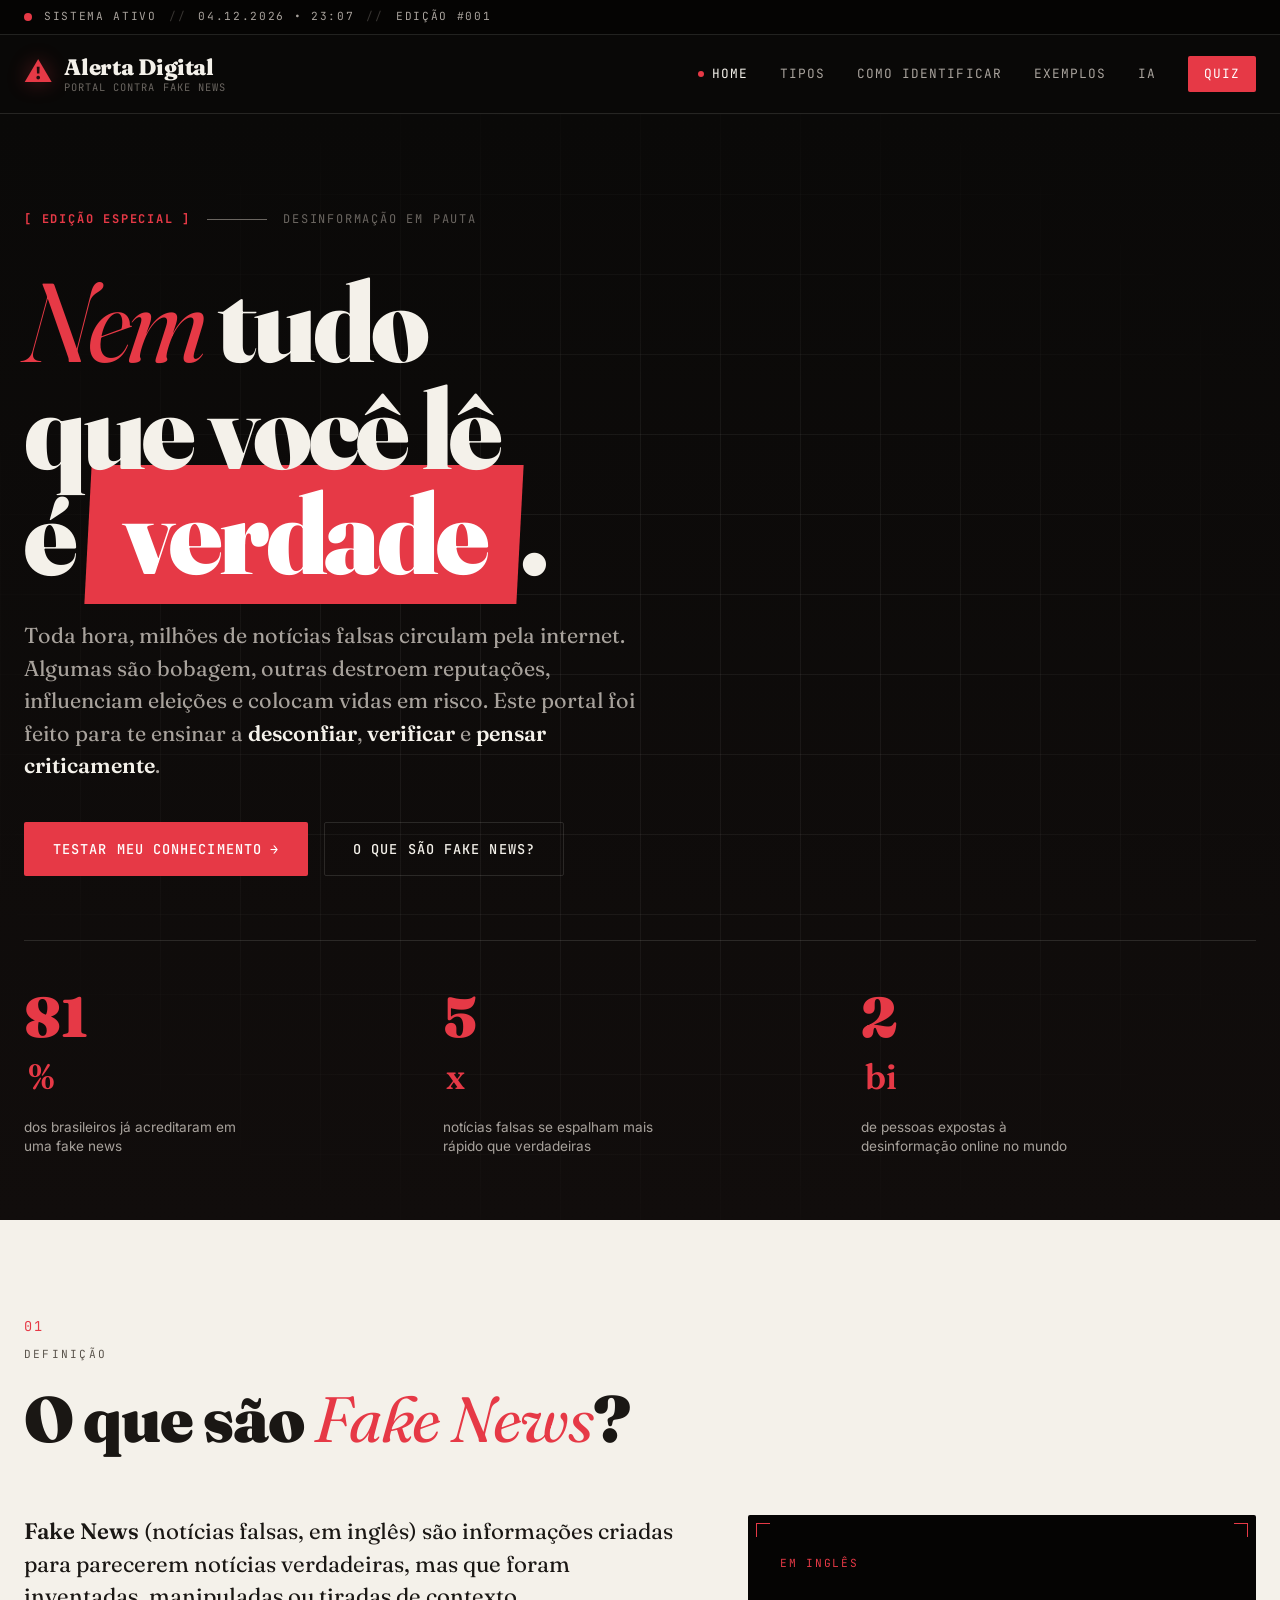
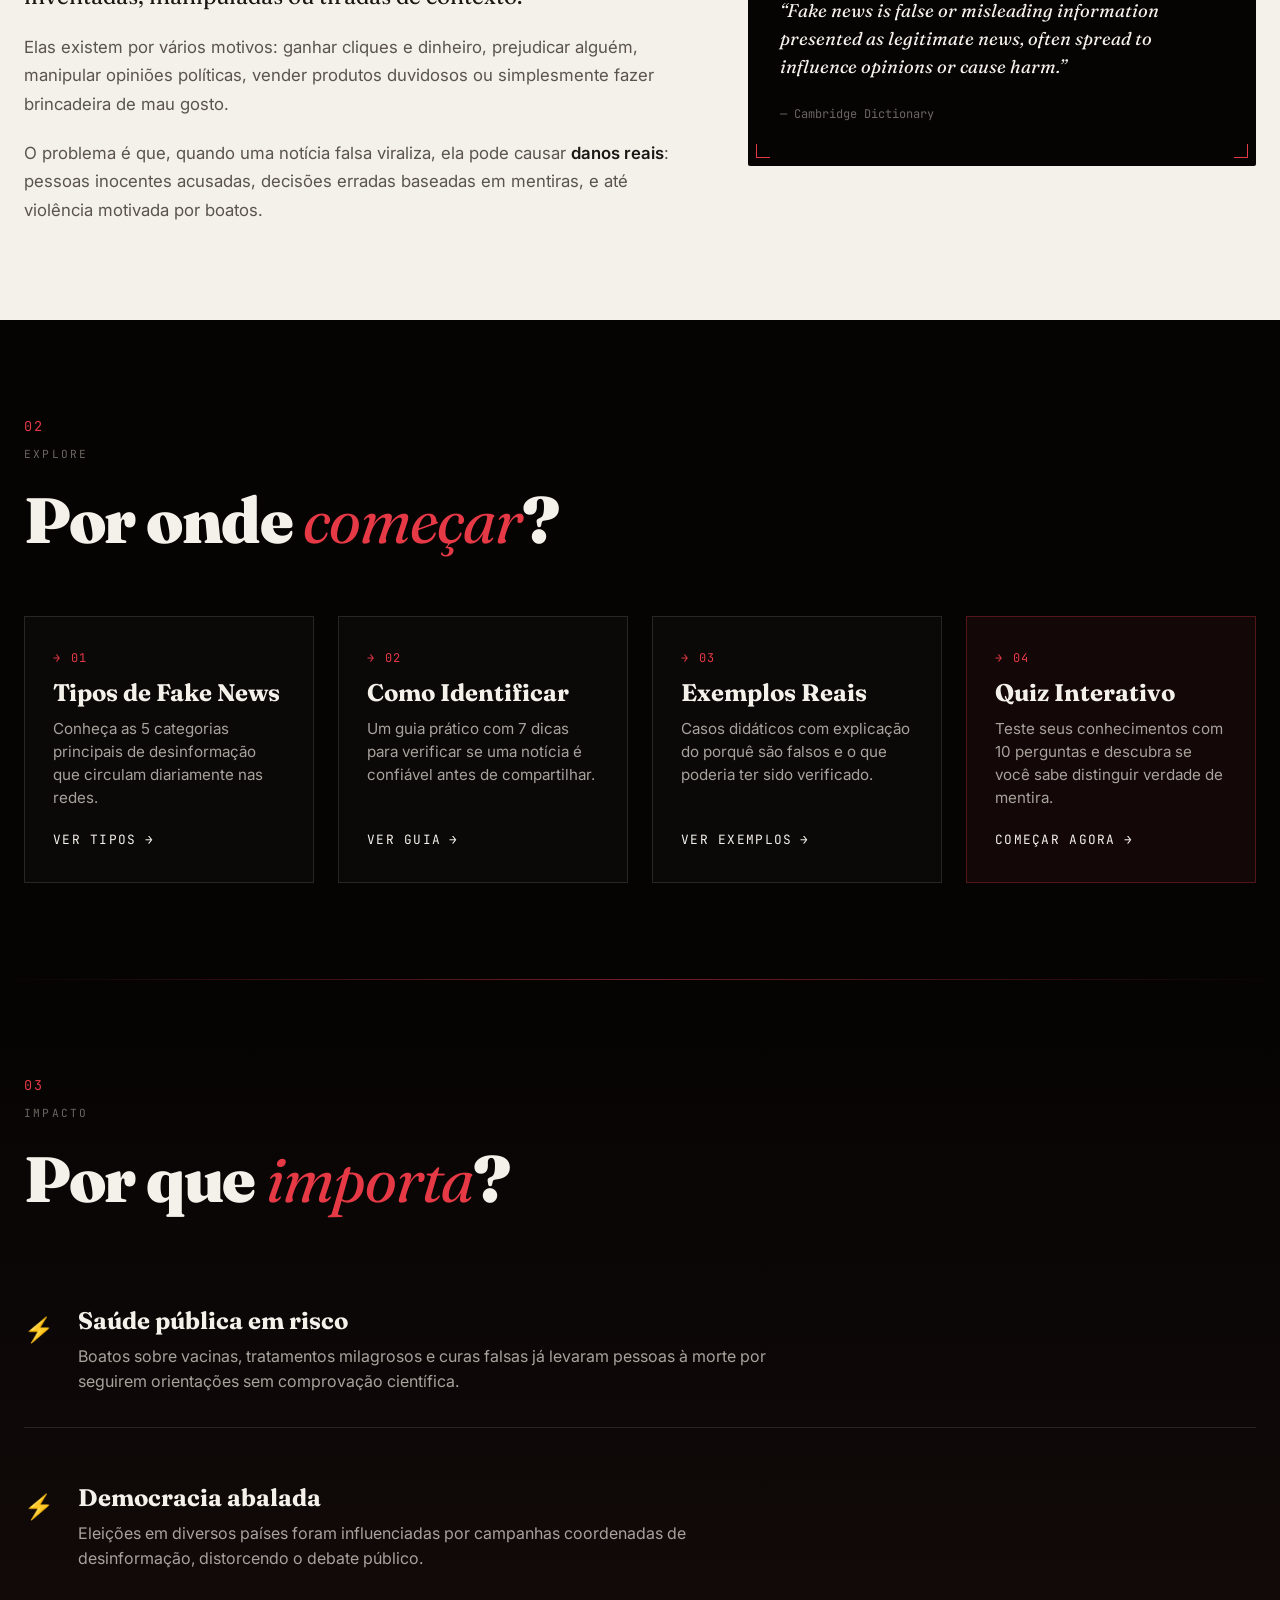
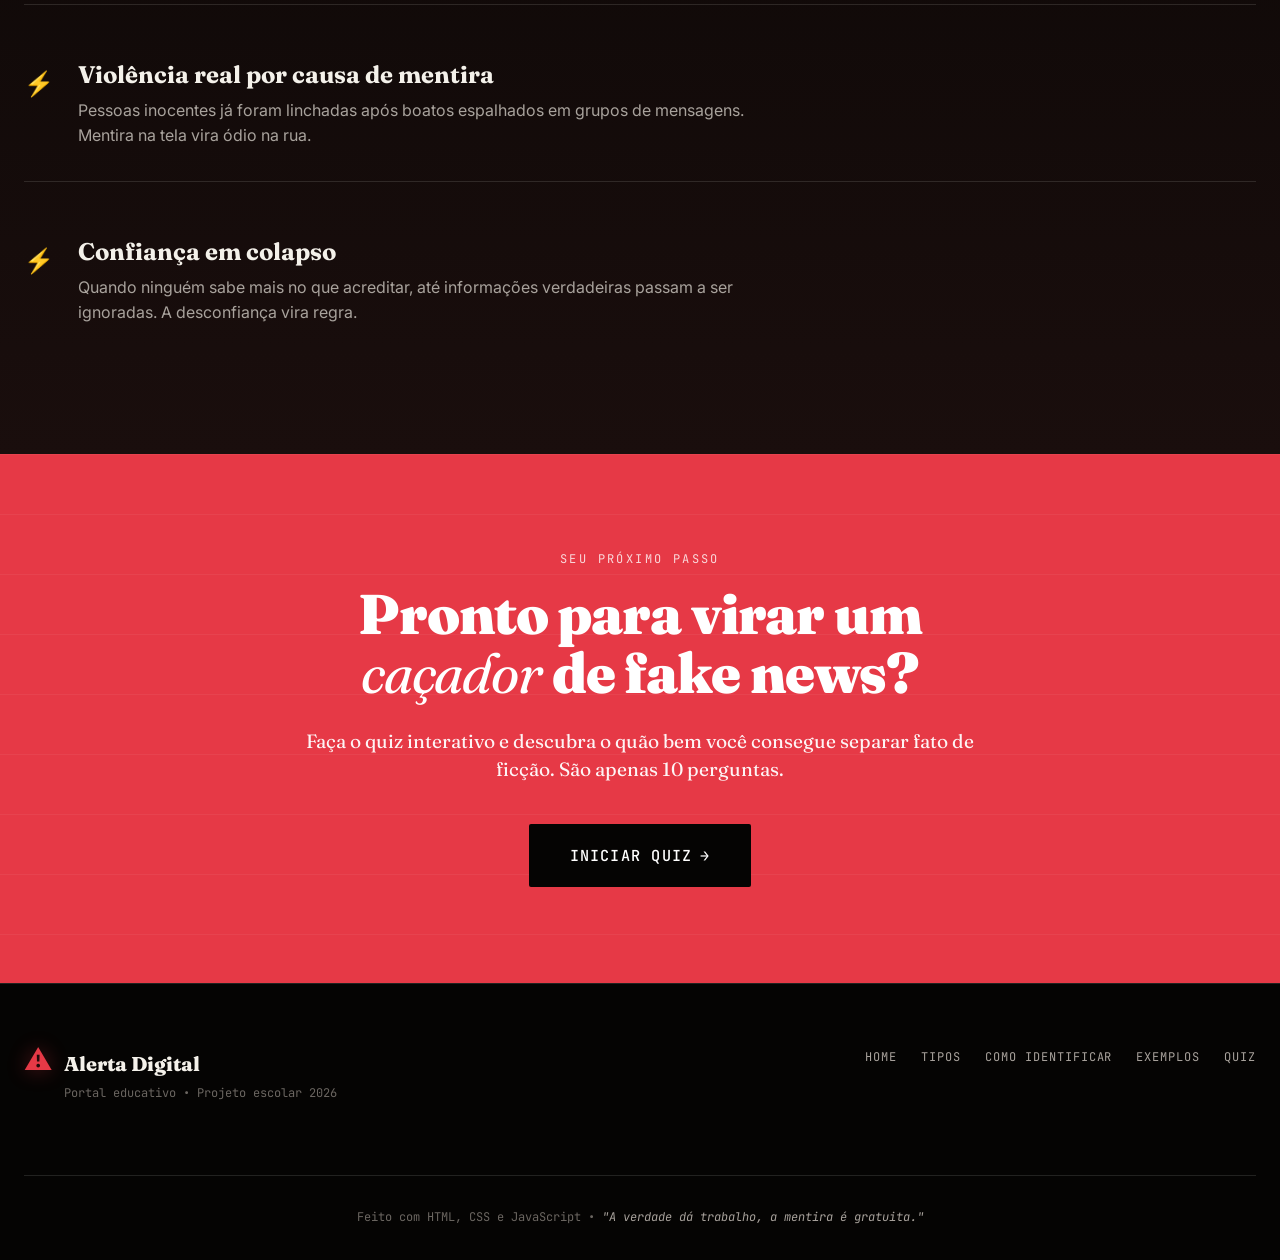
<file: index.html>
<!DOCTYPE html>
<html lang="pt-BR">

<head>
    <meta charset="UTF-8">
    <meta name="viewport" content="width=device-width, initial-scale=1.0">
    <meta name="description" content="Portal educativo sobre Fake News - Aprenda a identificar desinformação">
    <title>Alerta Digital — Combatendo as Fake News</title>
    <link rel="stylesheet" href="style.css">
    <link rel="preconnect" href="https://fonts.googleapis.com">
    <link rel="preconnect" href="https://fonts.gstatic.com" crossorigin>
    <link
        href="https://fonts.googleapis.com/css2?family=Fraunces:opsz,wght@9..144,400;9..144,600;9..144,800;9..144,900&family=JetBrains+Mono:wght@400;500;700&family=Inter:wght@400;500;600&display=swap"
        rel="stylesheet">
</head>

<body>
    <!-- Barra de status superior (estilo terminal/alerta) -->
    <div class="status-bar">
        <span class="status-dot"></span>
        <span class="status-text">SISTEMA ATIVO</span>
        <span class="status-divider">//</span>
        <span class="status-text" id="current-date"></span>
        <span class="status-divider">//</span>
        <span class="status-text">EDIÇÃO #001</span>
    </div>

    <!-- Cabeçalho / Navegação -->
    <header class="main-header">
        <div class="container header-inner">
            <a href="index.html" class="logo">
                <span class="logo-mark">⚠</span>
                <span class="logo-text">
                    <span class="logo-title">Alerta Digital</span>
                    <span class="logo-sub">portal contra fake news</span>
                </span>
            </a>
            <nav class="main-nav" aria-label="Navegação principal">
                <a href="index.html" class="nav-link active">Home</a>
                <a href="tipos.html" class="nav-link">Tipos</a>
                <a href="identificar.html" class="nav-link">Como Identificar</a>
                <a href="exemplos.html" class="nav-link">Exemplos</a>
                <a href="ia.html" class="nav-link">IA</a>
                <a href="quiz.html" class="nav-link nav-cta">Quiz</a>
            </nav>
            <button class="menu-toggle" aria-label="Abrir menu" id="menuToggle">
                <span></span><span></span><span></span>
            </button>
        </div>
    </header>

    <!-- HERO / Banner Principal -->
    <section class="hero">
        <div class="hero-grid-overlay"></div>
        <div class="container hero-inner">
            <div class="hero-meta">
                <span class="hero-tag">[ EDIÇÃO ESPECIAL ]</span>
                <span class="hero-tag-line"></span>
                <span class="hero-tag-sub">desinformação em pauta</span>
            </div>

            <h1 class="hero-title">
                <span class="hero-title-line"><em>Nem</em> tudo</span>
                <span class="hero-title-line">que você lê</span>
                <span class="hero-title-line hero-title-emphasis">é <span class="redacted">verdade</span>.</span>
            </h1>

            <p class="hero-lead">
                Toda hora, milhões de notícias falsas circulam pela internet. Algumas são bobagem,
                outras destroem reputações, influenciam eleições e colocam vidas em risco.
                Este portal foi feito para te ensinar a <strong>desconfiar</strong>,
                <strong>verificar</strong> e <strong>pensar criticamente</strong>.
            </p>

            <div class="hero-actions">
                <a href="quiz.html" class="btn btn-primary">
                    Testar meu conhecimento
                    <span class="btn-arrow">→</span>
                </a>
                <a href="#sobre" class="btn btn-ghost">O que são fake news?</a>
            </div>

            <div class="hero-stats">
                <div class="stat">
                    <span class="stat-number" data-target="86">0</span><span class="stat-percent">%</span>
                    <span class="stat-label">dos brasileiros já acreditaram em uma fake news</span>
                </div>
                <div class="stat">
                    <span class="stat-number" data-target="6">0</span><span class="stat-suffix">x</span>
                    <span class="stat-label">notícias falsas se espalham mais rápido que verdadeiras</span>
                </div>
                <div class="stat">
                    <span class="stat-number" data-target="3">0</span><span class="stat-suffix"> bi</span>
                    <span class="stat-label">de pessoas expostas à desinformação online no mundo</span>
                </div>
            </div>
        </div>
    </section>

    <!-- Seção: O que são Fake News -->
    <section class="section section-light" id="sobre">
        <div class="container">
            <div class="section-header">
                <span class="section-number">01</span>
                <span class="section-eyebrow">DEFINIÇÃO</span>
                <h2 class="section-title">O que são <em>Fake News</em>?</h2>
            </div>

            <div class="definition-grid">
                <div class="definition-text">
                    <p class="lead-paragraph">
                        <strong>Fake News</strong> (notícias falsas, em inglês) são informações
                        criadas para parecerem notícias verdadeiras, mas que foram inventadas,
                        manipuladas ou tiradas de contexto.
                    </p>
                    <p>
                        Elas existem por vários motivos: ganhar cliques e dinheiro, prejudicar
                        alguém, manipular opiniões políticas, vender produtos duvidosos ou
                        simplesmente fazer brincadeira de mau gosto.
                    </p>
                    <p>
                        O problema é que, quando uma notícia falsa viraliza, ela pode causar
                        <strong>danos reais</strong>: pessoas inocentes acusadas, decisões erradas
                        baseadas em mentiras, e até violência motivada por boatos.
                    </p>
                </div>

                <div class="definition-card">
                    <div class="card-corner card-corner-tl"></div>
                    <div class="card-corner card-corner-tr"></div>
                    <div class="card-corner card-corner-bl"></div>
                    <div class="card-corner card-corner-br"></div>
                    <span class="card-label">EM INGLÊS</span>
                    <p class="card-quote">
                        “Fake news is false or misleading information presented as legitimate news,
                        often spread to influence opinions or cause harm.”
                    </p>
                    <span class="card-author">— Cambridge Dictionary</span>
                </div>
            </div>
        </div>
    </section>

    <!-- Seção: Cards de Exploração -->
    <section class="section section-dark">
        <div class="container">
            <div class="section-header">
                <span class="section-number">02</span>
                <span class="section-eyebrow">EXPLORE</span>
                <h2 class="section-title">Por onde <em>começar</em>?</h2>
            </div>

            <div class="explore-grid">
                <a href="tipos.html" class="explore-card">
                    <span class="explore-card-num">→ 01</span>
                    <h3 class="explore-card-title">Tipos de Fake News</h3>
                    <p class="explore-card-desc">
                        Conheça as 5 categorias principais de desinformação que circulam
                        diariamente nas redes.
                    </p>
                    <span class="explore-card-cta">Ver tipos</span>
                </a>

                <a href="identificar.html" class="explore-card">
                    <span class="explore-card-num">→ 02</span>
                    <h3 class="explore-card-title">Como Identificar</h3>
                    <p class="explore-card-desc">
                        Um guia prático com 7 dicas para verificar se uma notícia é confiável
                        antes de compartilhar.
                    </p>
                    <span class="explore-card-cta">Ver guia</span>
                </a>

                <a href="exemplos.html" class="explore-card">
                    <span class="explore-card-num">→ 03</span>
                    <h3 class="explore-card-title">Exemplos Reais</h3>
                    <p class="explore-card-desc">
                        Casos didáticos com explicação do porquê são falsos e o que poderia
                        ter sido verificado.
                    </p>
                    <span class="explore-card-cta">Ver exemplos</span>
                </a>

                <a href="quiz.html" class="explore-card explore-card-highlight">
                    <span class="explore-card-num">→ 04</span>
                    <h3 class="explore-card-title">Quiz Interativo</h3>
                    <p class="explore-card-desc">
                        Teste seus conhecimentos com 10 perguntas e descubra se você
                        sabe distinguir verdade de mentira.
                    </p>
                    <span class="explore-card-cta">Começar agora</span>
                </a>
            </div>
        </div>
    </section>

    <!-- Seção: Impactos -->
    <section class="section section-impact">
        <div class="container">
            <div class="section-header">
                <span class="section-number">03</span>
                <span class="section-eyebrow">IMPACTO</span>
                <h2 class="section-title">Por que <em>importa</em>?</h2>
            </div>

            <div class="impact-list">
                <div class="impact-item">
                    <span class="impact-icon">⚡</span>
                    <div class="impact-content">
                        <h3>Saúde pública em risco</h3>
                        <p>Boatos sobre vacinas, tratamentos milagrosos e curas falsas já levaram
                            pessoas à morte por seguirem orientações sem comprovação científica.</p>
                    </div>
                </div>
                <div class="impact-item">
                    <span class="impact-icon">⚡</span>
                    <div class="impact-content">
                        <h3>Democracia abalada</h3>
                        <p>Eleições em diversos países foram influenciadas por campanhas
                            coordenadas de desinformação, distorcendo o debate público.</p>
                    </div>
                </div>
                <div class="impact-item">
                    <span class="impact-icon">⚡</span>
                    <div class="impact-content">
                        <h3>Violência real por causa de mentira</h3>
                        <p>Pessoas inocentes já foram linchadas após boatos espalhados em grupos
                            de mensagens. Mentira na tela vira ódio na rua.</p>
                    </div>
                </div>
                <div class="impact-item">
                    <span class="impact-icon">⚡</span>
                    <div class="impact-content">
                        <h3>Confiança em colapso</h3>
                        <p>Quando ninguém sabe mais no que acreditar, até informações verdadeiras
                            passam a ser ignoradas. A desconfiança vira regra.</p>
                    </div>
                </div>
            </div>
        </div>
    </section>

    <!-- CTA Final -->
    <section class="cta-final">
        <div class="container cta-inner">
            <span class="cta-eyebrow">SEU PRÓXIMO PASSO</span>
            <h2 class="cta-title">Pronto para virar um <em>caçador</em> de fake news?</h2>
            <p class="cta-text">
                Faça o quiz interativo e descubra o quão bem você consegue separar
                fato de ficção. São apenas 10 perguntas.
            </p>
            <a href="quiz.html" class="btn btn-primary btn-large">
                Iniciar Quiz <span class="btn-arrow">→</span>
            </a>
        </div>
    </section>

    <!-- Footer -->
    <footer class="main-footer">
        <div class="container footer-inner">
            <div class="footer-brand">
                <span class="logo-mark">⚠</span>
                <div>
                    <strong>Alerta Digital</strong>
                    <p>Portal educativo • Projeto escolar 2026</p>
                </div>
            </div>
            <nav class="footer-nav">
                <a href="index.html">Home</a>
                <a href="tipos.html">Tipos</a>
                <a href="identificar.html">Como Identificar</a>
                <a href="exemplos.html">Exemplos</a>
                <a href="quiz.html">Quiz</a>
            </nav>
            <p class="footer-credit">
                Feito com HTML, CSS e JavaScript •
                <em>"A verdade dá trabalho, a mentira é gratuita."</em>
            </p>
        </div>
    </footer>

    <script src="script.js"></script>
</body>

</html>
</file>
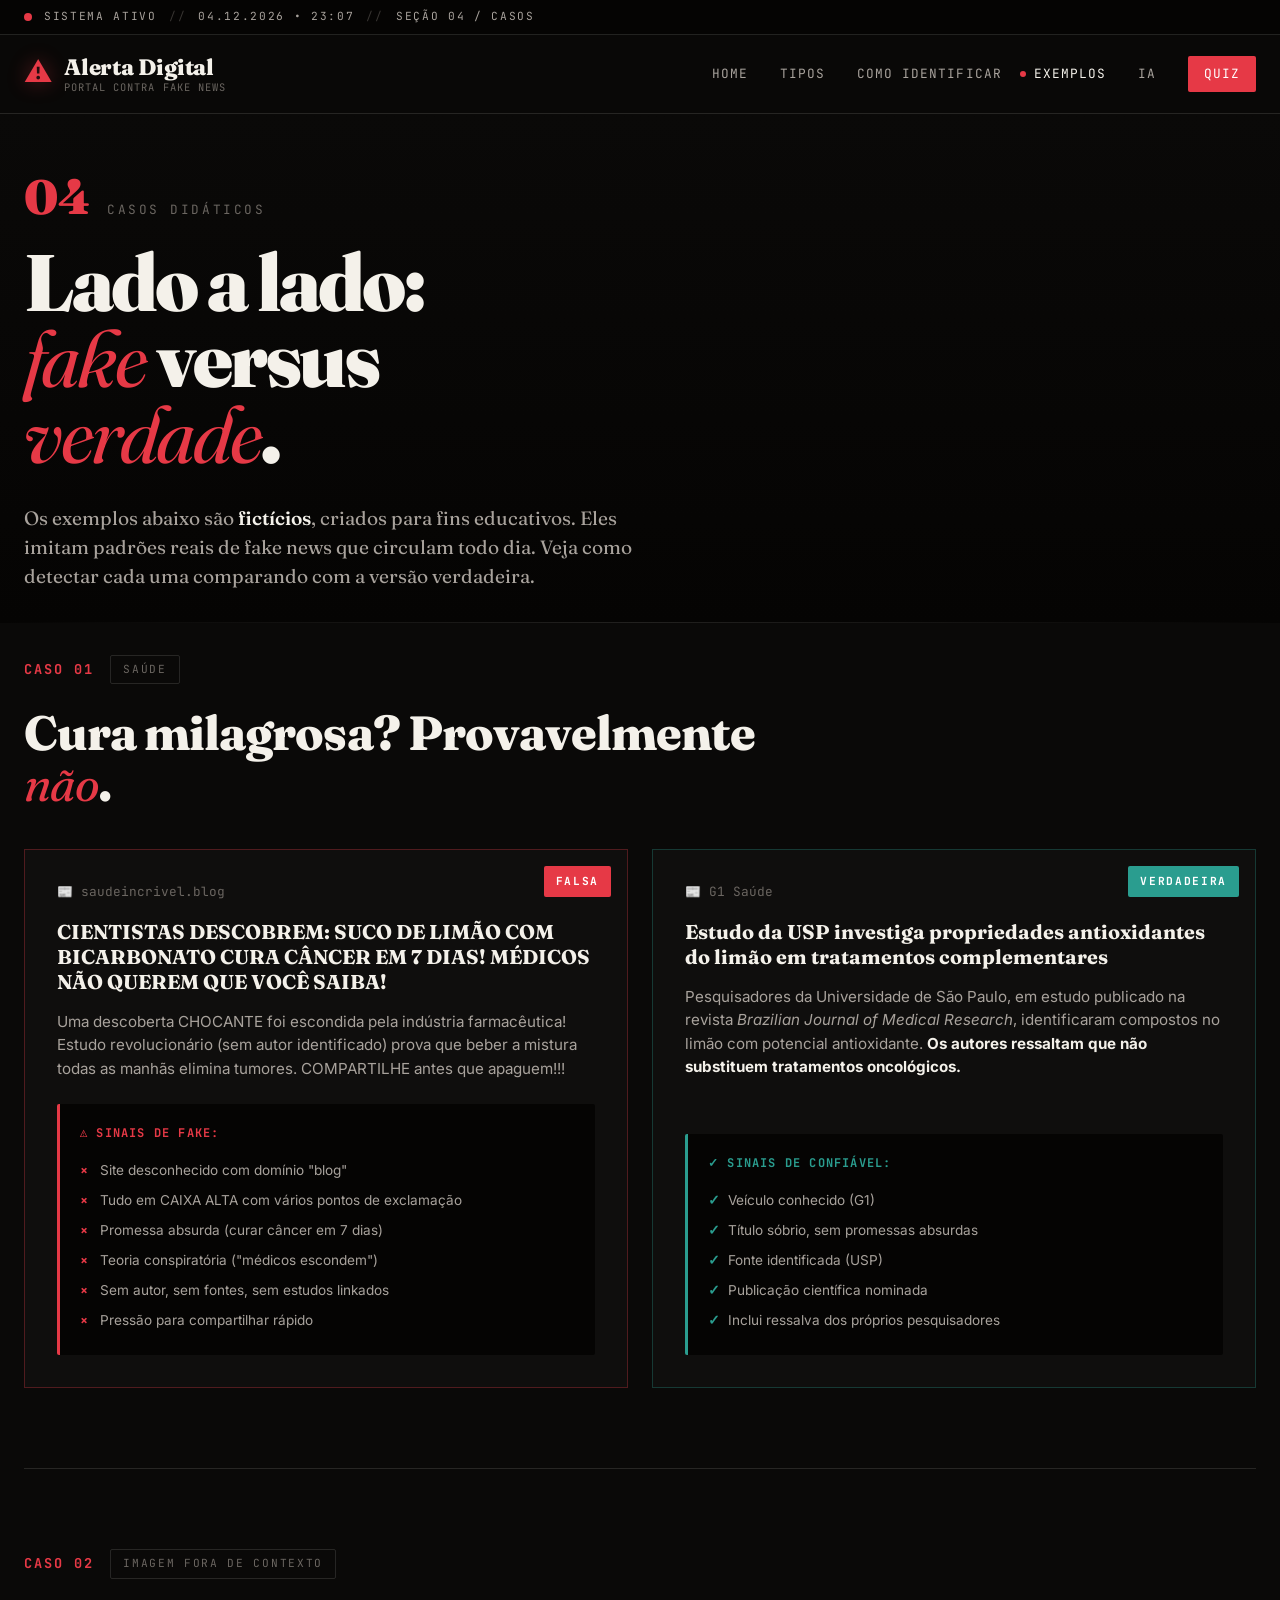
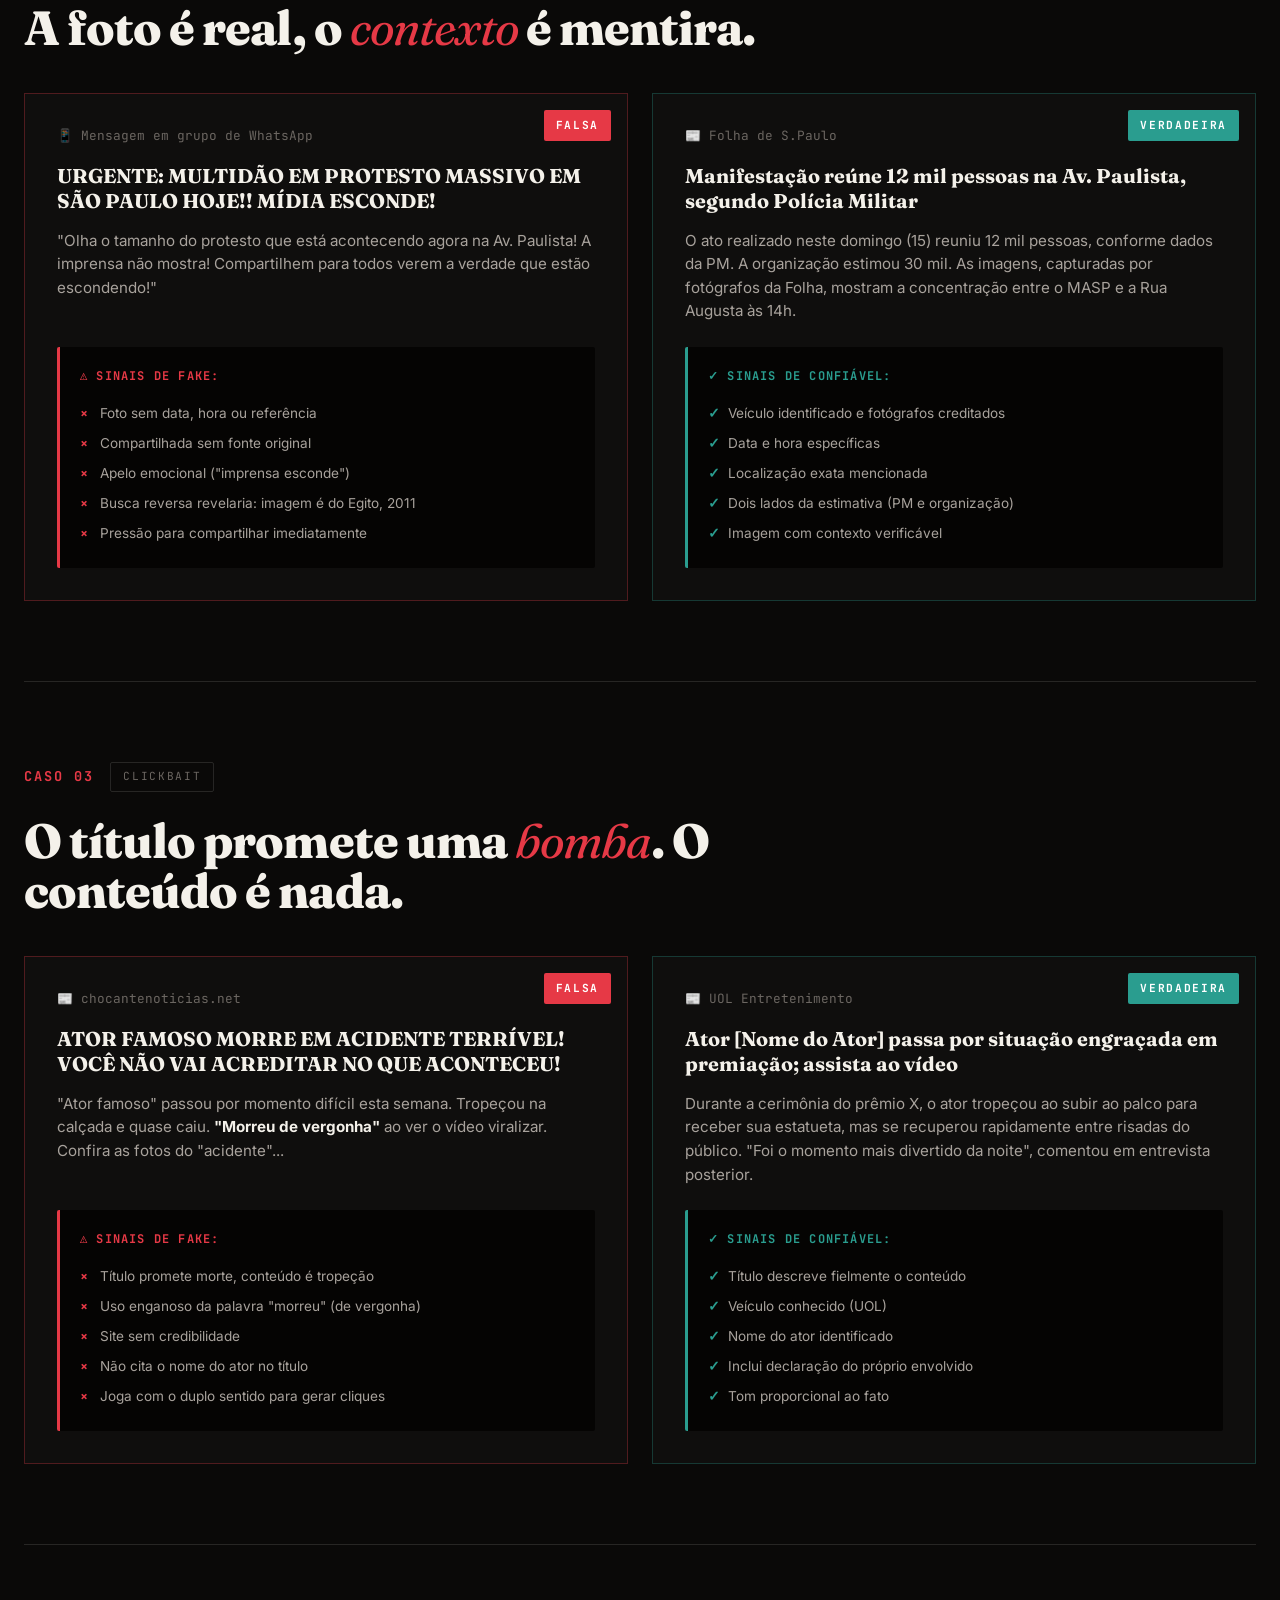
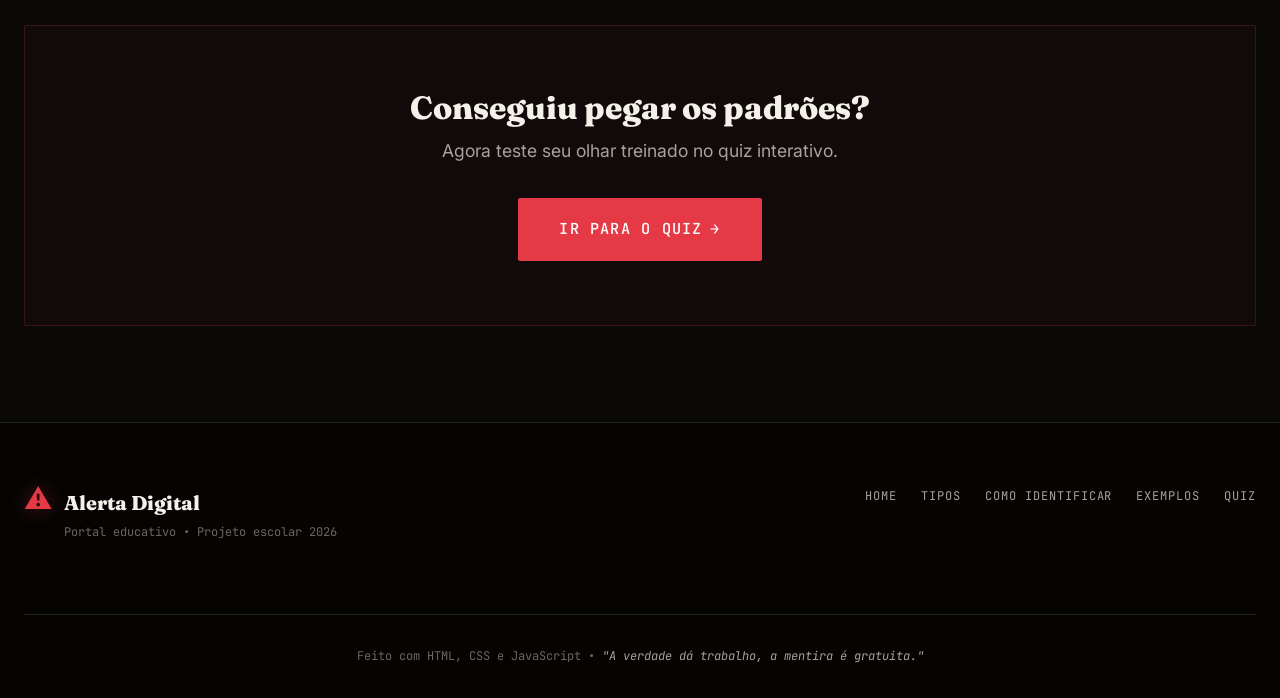
<file: exemplos.html>
<!DOCTYPE html>
<!--
    Portal Alerta Digital - Exemplos Reais
    Casos didáticos comparando notícias falsas e verdadeiras
-->
<html lang="pt-BR">

<head>
    <meta charset="UTF-8">
    <meta name="viewport" content="width=device-width, initial-scale=1.0">
    <title>Exemplos Reais — Alerta Digital</title>
    <link rel="stylesheet" href="style.css">
    <link rel="preconnect" href="https://fonts.googleapis.com">
    <link rel="preconnect" href="https://fonts.gstatic.com" crossorigin>
    <link
        href="https://fonts.googleapis.com/css2?family=Fraunces:opsz,wght@9..144,400;9..144,600;9..144,800;9..144,900&family=JetBrains+Mono:wght@400;500;700&family=Inter:wght@400;500;600&display=swap"
        rel="stylesheet">
</head>

<body>
    <div class="status-bar">
        <span class="status-dot"></span>
        <span class="status-text">SISTEMA ATIVO</span>
        <span class="status-divider">//</span>
        <span class="status-text" id="current-date"></span>
        <span class="status-divider">//</span>
        <span class="status-text">SEÇÃO 04 / CASOS</span>
    </div>

    <header class="main-header">
        <div class="container header-inner">
            <a href="index.html" class="logo">
                <span class="logo-mark">⚠</span>
                <span class="logo-text">
                    <span class="logo-title">Alerta Digital</span>
                    <span class="logo-sub">portal contra fake news</span>
                </span>
            </a>
            <nav class="main-nav" aria-label="Navegação principal">
                <a href="index.html" class="nav-link">Home</a>
                <a href="tipos.html" class="nav-link">Tipos</a>
                <a href="identificar.html" class="nav-link">Como Identificar</a>
                <a href="exemplos.html" class="nav-link active">Exemplos</a>
                <a href="ia.html" class="nav-link">IA</a>
                <a href="quiz.html" class="nav-link nav-cta">Quiz</a>
            </nav>
            <button class="menu-toggle" aria-label="Abrir menu" id="menuToggle">
                <span></span><span></span><span></span>
            </button>
        </div>
    </header>

    <!-- Page Hero -->
    <section class="page-hero">
        <div class="container">
            <div class="page-hero-meta">
                <span class="page-num">04</span>
                <span class="page-eyebrow">CASOS DIDÁTICOS</span>
            </div>
            <h1 class="page-title">
                Lado a lado:<br>
                <em>fake</em> versus<br>
                <em>verdade</em>.
            </h1>
            <p class="page-lead">
                Os exemplos abaixo são <strong>fictícios</strong>, criados para fins educativos.
                Eles imitam padrões reais de fake news que circulam todo dia. Veja como detectar
                cada uma comparando com a versão verdadeira.
            </p>
        </div>
    </section>

    <!-- Exemplos -->
    <section class="section section-examples">
        <div class="container">

            <!-- Caso 01 -->
            <div class="example-case">
                <div class="case-header">
                    <span class="case-num">CASO 01</span>
                    <span class="case-tag">SAÚDE</span>
                </div>
                <h2 class="case-title">Cura milagrosa? Provavelmente <em>não</em>.</h2>

                <div class="case-comparison">
                    <article class="news-card news-fake">
                        <div class="news-stamp">FALSA</div>
                        <span class="news-source">📰 saudeincrivel.blog</span>
                        <h3 class="news-headline">
                            CIENTISTAS DESCOBREM: SUCO DE LIMÃO COM BICARBONATO CURA CÂNCER
                            EM 7 DIAS! Médicos NÃO QUEREM que você saiba!
                        </h3>
                        <p class="news-body">
                            Uma descoberta CHOCANTE foi escondida pela indústria farmacêutica!
                            Estudo revolucionário (sem autor identificado) prova que beber a
                            mistura todas as manhãs elimina tumores. COMPARTILHE antes que
                            apaguem!!!
                        </p>
                        <div class="news-redflags">
                            <span class="flag-title">⚠ SINAIS DE FAKE:</span>
                            <ul>
                                <li>Site desconhecido com domínio "blog"</li>
                                <li>Tudo em CAIXA ALTA com vários pontos de exclamação</li>
                                <li>Promessa absurda (curar câncer em 7 dias)</li>
                                <li>Teoria conspiratória ("médicos escondem")</li>
                                <li>Sem autor, sem fontes, sem estudos linkados</li>
                                <li>Pressão para compartilhar rápido</li>
                            </ul>
                        </div>
                    </article>

                    <article class="news-card news-real">
                        <div class="news-stamp">VERDADEIRA</div>
                        <span class="news-source">📰 G1 Saúde</span>
                        <h3 class="news-headline">
                            Estudo da USP investiga propriedades antioxidantes do limão em
                            tratamentos complementares
                        </h3>
                        <p class="news-body">
                            Pesquisadores da Universidade de São Paulo, em estudo publicado na
                            revista <em>Brazilian Journal of Medical Research</em>, identificaram
                            compostos no limão com potencial antioxidante. <strong>Os autores
                                ressaltam que não substituem tratamentos oncológicos.</strong>
                        </p>
                        <div class="news-greenflags">
                            <span class="flag-title">✓ SINAIS DE CONFIÁVEL:</span>
                            <ul>
                                <li>Veículo conhecido (G1)</li>
                                <li>Título sóbrio, sem promessas absurdas</li>
                                <li>Fonte identificada (USP)</li>
                                <li>Publicação científica nominada</li>
                                <li>Inclui ressalva dos próprios pesquisadores</li>
                            </ul>
                        </div>
                    </article>
                </div>
            </div>

            <!-- Caso 02 -->
            <div class="example-case">
                <div class="case-header">
                    <span class="case-num">CASO 02</span>
                    <span class="case-tag">IMAGEM FORA DE CONTEXTO</span>
                </div>
                <h2 class="case-title">A foto é real, o <em>contexto</em> é mentira.</h2>

                <div class="case-comparison">
                    <article class="news-card news-fake">
                        <div class="news-stamp">FALSA</div>
                        <span class="news-source">📱 Mensagem em grupo de WhatsApp</span>
                        <h3 class="news-headline">
                            URGENTE: Multidão em protesto MASSIVO em São Paulo HOJE!!
                            Mídia esconde!
                        </h3>
                        <p class="news-body">
                            "Olha o tamanho do protesto que está acontecendo agora na Av. Paulista!
                            A imprensa não mostra! Compartilhem para todos verem a verdade que
                            estão escondendo!"
                        </p>
                        <div class="news-redflags">
                            <span class="flag-title">⚠ SINAIS DE FAKE:</span>
                            <ul>
                                <li>Foto sem data, hora ou referência</li>
                                <li>Compartilhada sem fonte original</li>
                                <li>Apelo emocional ("imprensa esconde")</li>
                                <li>Busca reversa revelaria: imagem é do Egito, 2011</li>
                                <li>Pressão para compartilhar imediatamente</li>
                            </ul>
                        </div>
                    </article>

                    <article class="news-card news-real">
                        <div class="news-stamp">VERDADEIRA</div>
                        <span class="news-source">📰 Folha de S.Paulo</span>
                        <h3 class="news-headline">
                            Manifestação reúne 12 mil pessoas na Av. Paulista, segundo Polícia Militar
                        </h3>
                        <p class="news-body">
                            O ato realizado neste domingo (15) reuniu 12 mil pessoas, conforme
                            dados da PM. A organização estimou 30 mil. As imagens, capturadas
                            por fotógrafos da Folha, mostram a concentração entre o MASP e a Rua
                            Augusta às 14h.
                        </p>
                        <div class="news-greenflags">
                            <span class="flag-title">✓ SINAIS DE CONFIÁVEL:</span>
                            <ul>
                                <li>Veículo identificado e fotógrafos creditados</li>
                                <li>Data e hora específicas</li>
                                <li>Localização exata mencionada</li>
                                <li>Dois lados da estimativa (PM e organização)</li>
                                <li>Imagem com contexto verificável</li>
                            </ul>
                        </div>
                    </article>
                </div>
            </div>

            <!-- Caso 03 -->
            <div class="example-case">
                <div class="case-header">
                    <span class="case-num">CASO 03</span>
                    <span class="case-tag">CLICKBAIT</span>
                </div>
                <h2 class="case-title">O título promete uma <em>bomba</em>. O conteúdo é nada.</h2>

                <div class="case-comparison">
                    <article class="news-card news-fake">
                        <div class="news-stamp">FALSA</div>
                        <span class="news-source">📰 chocantenoticias.net</span>
                        <h3 class="news-headline">
                            ATOR FAMOSO MORRE em ACIDENTE TERRÍVEL! Você NÃO VAI ACREDITAR
                            no que aconteceu!
                        </h3>
                        <p class="news-body">
                            "Ator famoso" passou por momento difícil esta semana. Tropeçou na
                            calçada e quase caiu. <strong>"Morreu de vergonha"</strong> ao ver
                            o vídeo viralizar. Confira as fotos do "acidente"...
                        </p>
                        <div class="news-redflags">
                            <span class="flag-title">⚠ SINAIS DE FAKE:</span>
                            <ul>
                                <li>Título promete morte, conteúdo é tropeção</li>
                                <li>Uso enganoso da palavra "morreu" (de vergonha)</li>
                                <li>Site sem credibilidade</li>
                                <li>Não cita o nome do ator no título</li>
                                <li>Joga com o duplo sentido para gerar cliques</li>
                            </ul>
                        </div>
                    </article>

                    <article class="news-card news-real">
                        <div class="news-stamp">VERDADEIRA</div>
                        <span class="news-source">📰 UOL Entretenimento</span>
                        <h3 class="news-headline">
                            Ator [Nome do Ator] passa por situação engraçada em premiação;
                            assista ao vídeo
                        </h3>
                        <p class="news-body">
                            Durante a cerimônia do prêmio X, o ator tropeçou ao subir ao palco
                            para receber sua estatueta, mas se recuperou rapidamente entre
                            risadas do público. "Foi o momento mais divertido da noite",
                            comentou em entrevista posterior.
                        </p>
                        <div class="news-greenflags">
                            <span class="flag-title">✓ SINAIS DE CONFIÁVEL:</span>
                            <ul>
                                <li>Título descreve fielmente o conteúdo</li>
                                <li>Veículo conhecido (UOL)</li>
                                <li>Nome do ator identificado</li>
                                <li>Inclui declaração do próprio envolvido</li>
                                <li>Tom proporcional ao fato</li>
                            </ul>
                        </div>
                    </article>
                </div>
            </div>

            <!-- Botão Quiz -->
            <div class="examples-cta">
                <h3>Conseguiu pegar os padrões?</h3>
                <p>Agora teste seu olhar treinado no quiz interativo.</p>
                <a href="quiz.html" class="btn btn-primary btn-large">
                    Ir para o Quiz <span class="btn-arrow">→</span>
                </a>
            </div>

        </div>
    </section>

    <!-- Footer -->
    <footer class="main-footer">
        <div class="container footer-inner">
            <div class="footer-brand">
                <span class="logo-mark">⚠</span>
                <div>
                    <strong>Alerta Digital</strong>
                    <p>Portal educativo • Projeto escolar 2026</p>
                </div>
            </div>
            <nav class="footer-nav">
                <a href="index.html">Home</a>
                <a href="tipos.html">Tipos</a>
                <a href="identificar.html">Como Identificar</a>
                <a href="exemplos.html">Exemplos</a>
                <a href="quiz.html">Quiz</a>
            </nav>
            <p class="footer-credit">
                Feito com HTML, CSS e JavaScript •
                <em>"A verdade dá trabalho, a mentira é gratuita."</em>
            </p>
        </div>
    </footer>

    <script src="script.js"></script>
</body>

</html>
</file>
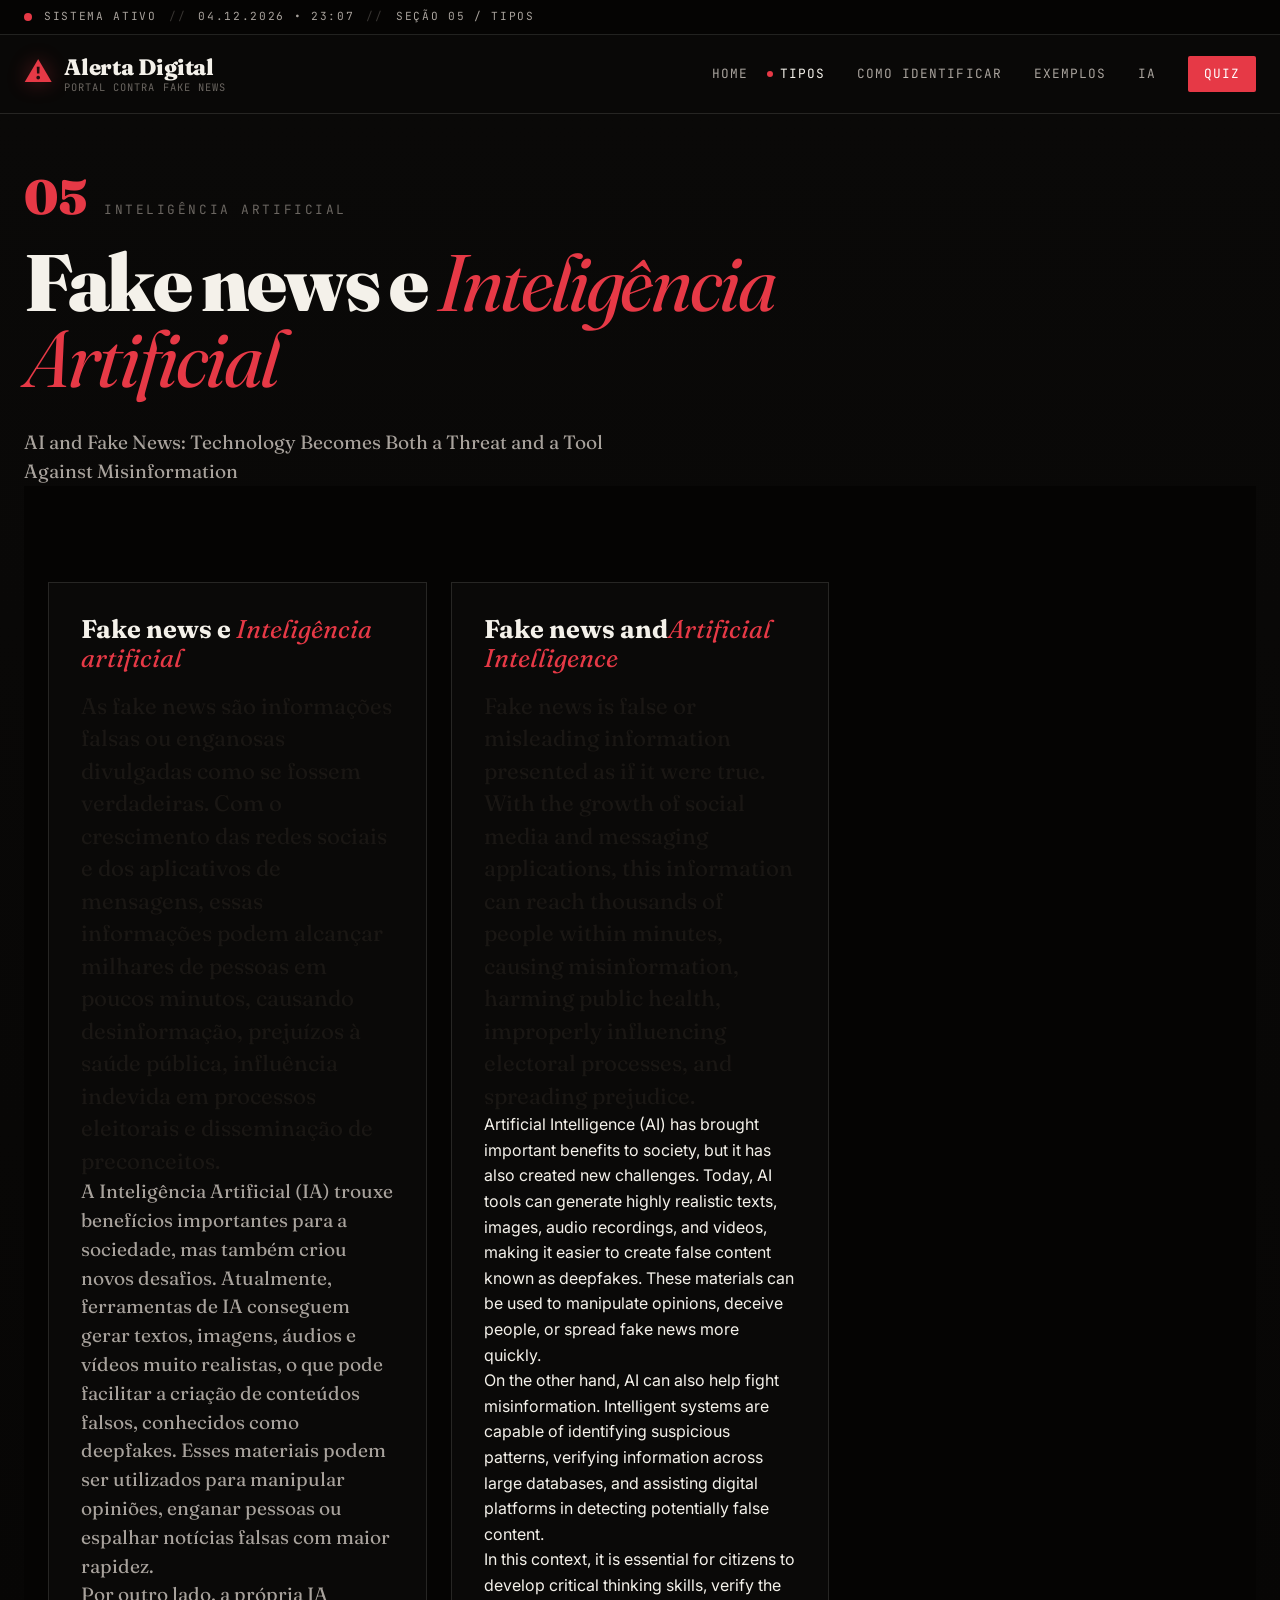
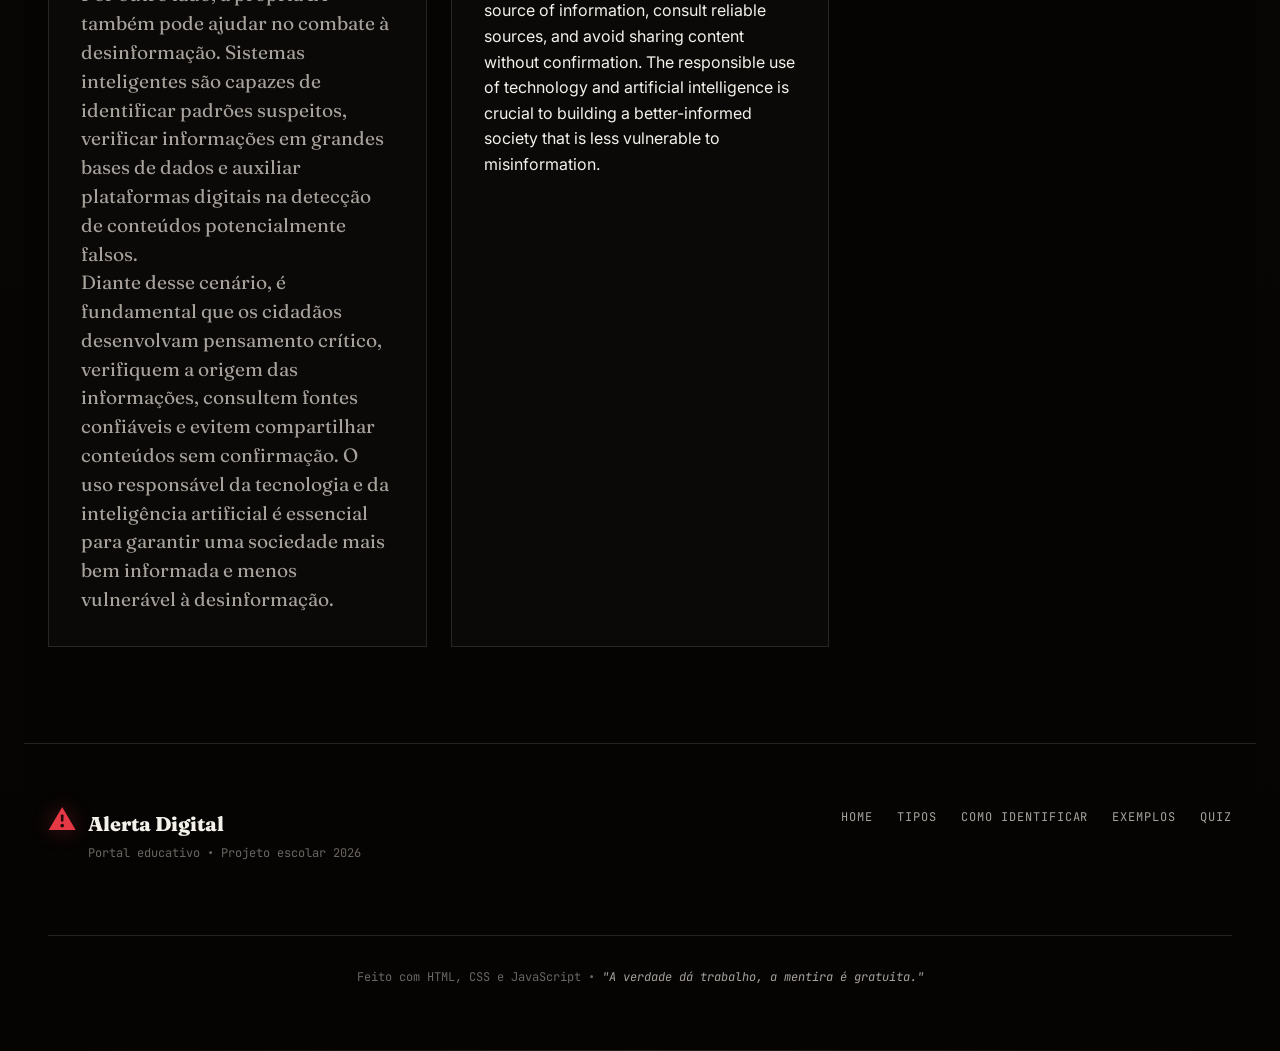
<file: ia.html>
<!DOCTYPE html>
<!--
    Portal Alerta Digital - Tipos de Fake News
    Apresenta as principais categorias de desinformação
-->
<html lang="pt-BR">

<head>
    <meta charset="UTF-8">
    <meta name="viewport" content="width=device-width, initial-scale=1.0">
    <title>Fake News e Inteligência Artificial</title>
    <link rel="stylesheet" href="style.css">
    <link rel="preconnect" href="https://fonts.googleapis.com">
    <link rel="preconnect" href="https://fonts.gstatic.com" crossorigin>
    <link
        href="https://fonts.googleapis.com/css2?family=Fraunces:opsz,wght@9..144,400;9..144,600;9..144,800;9..144,900&family=JetBrains+Mono:wght@400;500;700&family=Inter:wght@400;500;600&display=swap"
        rel="stylesheet">
</head>

<body>
    <div class="status-bar">
        <span class="status-dot"></span>
        <span class="status-text">SISTEMA ATIVO</span>
        <span class="status-divider">//</span>
        <span class="status-text" id="current-date"></span>
        <span class="status-divider">//</span>
        <span class="status-text">SEÇÃO 05 / TIPOS</span>
    </div>

    <header class="main-header">
        <div class="container header-inner">
            <a href="index.html" class="logo">
                <span class="logo-mark">⚠</span>
                <span class="logo-text">
                    <span class="logo-title">Alerta Digital</span>
                    <span class="logo-sub">portal contra fake news</span>
                </span>
            </a>
            <nav class="main-nav" aria-label="Navegação principal">
                <a href="index.html" class="nav-link">Home</a>
                <a href="tipos.html" class="nav-link active">Tipos</a>
                <a href="identificar.html" class="nav-link">Como Identificar</a>
                <a href="exemplos.html" class="nav-link">Exemplos</a>
                <a href="ia.html" class="nav-link">IA</a>
                <a href="quiz.html" class="nav-link nav-cta">Quiz</a>
            </nav>
            <button class="menu-toggle" aria-label="Abrir menu" id="menuToggle">
                <span></span><span></span><span></span>
            </button>
        </div>
    </header>

    <!-- Page Hero -->
    <section class="page-hero">
        <div class="container">
            <div class="page-hero-meta">
                <span class="page-num">05</span>
                <span class="page-eyebrow">Inteligência artificial</span>
            </div>
            <h1 class="page-title">
                Fake news e <em>Inteligência Artificial</em>
            </h1>
            <p class="page-lead">
                AI and Fake News: Technology Becomes Both a Threat and a Tool Against Misinformation
            </p>

            <section class="section section-types">
                <div class="container">
                    <div class="types-grid" id="typesGrid">

                        <!-- Português -->
                        <article class="type-card" data-category="texto">

                            <h2 class="type-title">Fake news e <em>Inteligência artificial</em></h2>
                            <p class="lead-paragraph">
                                As fake news são informações falsas ou enganosas divulgadas como se fossem verdadeiras.
                                Com o crescimento das redes sociais e dos aplicativos de mensagens, essas informações
                                podem alcançar milhares de pessoas em poucos minutos, causando desinformação, prejuízos
                                à saúde pública, influência indevida em processos eleitorais e disseminação de
                                preconceitos.
                            </p>
                            <p class="page-lead">
                                A Inteligência Artificial (IA) trouxe benefícios importantes para a sociedade, mas
                                também criou novos desafios. Atualmente, ferramentas de IA conseguem gerar textos,
                                imagens, áudios e vídeos muito realistas, o que pode facilitar a criação de conteúdos
                                falsos, conhecidos como deepfakes. Esses materiais podem ser utilizados para manipular
                                opiniões, enganar pessoas ou espalhar notícias falsas com maior rapidez.
                            </p>
                            <p class="page-lead">
                                Por outro lado, a própria IA também pode ajudar no combate à desinformação. Sistemas
                                inteligentes são capazes de identificar padrões suspeitos, verificar informações em
                                grandes bases de dados e auxiliar plataformas digitais na detecção de conteúdos
                                potencialmente falsos.
                            </p>
                            <p class="page-lead">Diante desse cenário, é fundamental que os cidadãos desenvolvam
                                pensamento crítico,
                                verifiquem a origem das informações, consultem fontes confiáveis e evitem compartilhar
                                conteúdos sem confirmação. O uso responsável da tecnologia e da inteligência artificial
                                é essencial para garantir uma sociedade mais bem informada e menos vulnerável à
                                desinformação.</p>
                        </article>

                        <!-- Português -->
                        <article class="type-card">

                            <h2 class="type-title">Fake news and<em>Artificial Intelligence</em></h2>
                            <p class="lead-paragraph">
                                Fake news is false or misleading information presented as if it were true. With the
                                growth of social media and messaging applications, this information can reach thousands
                                of people within minutes, causing misinformation, harming public health, improperly
                                influencing electoral processes, and spreading prejudice.
                            </p>
                            <p>
                                Artificial Intelligence (AI) has brought important benefits to society, but it has also
                                created new challenges. Today, AI tools can generate highly realistic texts, images,
                                audio recordings, and videos, making it easier to create false content known as
                                deepfakes. These materials can be used to manipulate opinions, deceive people, or spread
                                fake news more quickly.
                            </p>
                            <p>
                                On the other hand, AI can also help fight misinformation. Intelligent systems are
                                capable of identifying suspicious patterns, verifying information across large
                                databases, and assisting digital platforms in detecting potentially false content.
                            </p>
                            <p>In this context, it is essential for citizens to develop critical thinking skills, verify
                                the source of information, consult reliable sources, and avoid sharing content without
                                confirmation. The responsible use of technology and artificial intelligence is crucial
                                to building a better-informed society that is less vulnerable to misinformation.</p>
                        </article>
                    </div>
                </div>
            </section>

            <!-- Footer -->
            <footer class="main-footer">
                <div class="container footer-inner">
                    <div class="footer-brand">
                        <span class="logo-mark">⚠</span>
                        <div>
                            <strong>Alerta Digital</strong>
                            <p>Portal educativo • Projeto escolar 2026</p>
                        </div>
                    </div>
                    <nav class="footer-nav">
                        <a href="index.html">Home</a>
                        <a href="tipos.html">Tipos</a>
                        <a href="identificar.html">Como Identificar</a>
                        <a href="exemplos.html">Exemplos</a>
                        <a href="quiz.html">Quiz</a>
                    </nav>
                    <p class="footer-credit">
                        Feito com HTML, CSS e JavaScript •
                        <em>"A verdade dá trabalho, a mentira é gratuita."</em>
                    </p>
                </div>
            </footer>

            <script src="script.js"></script>
</body>

</html>
</file>
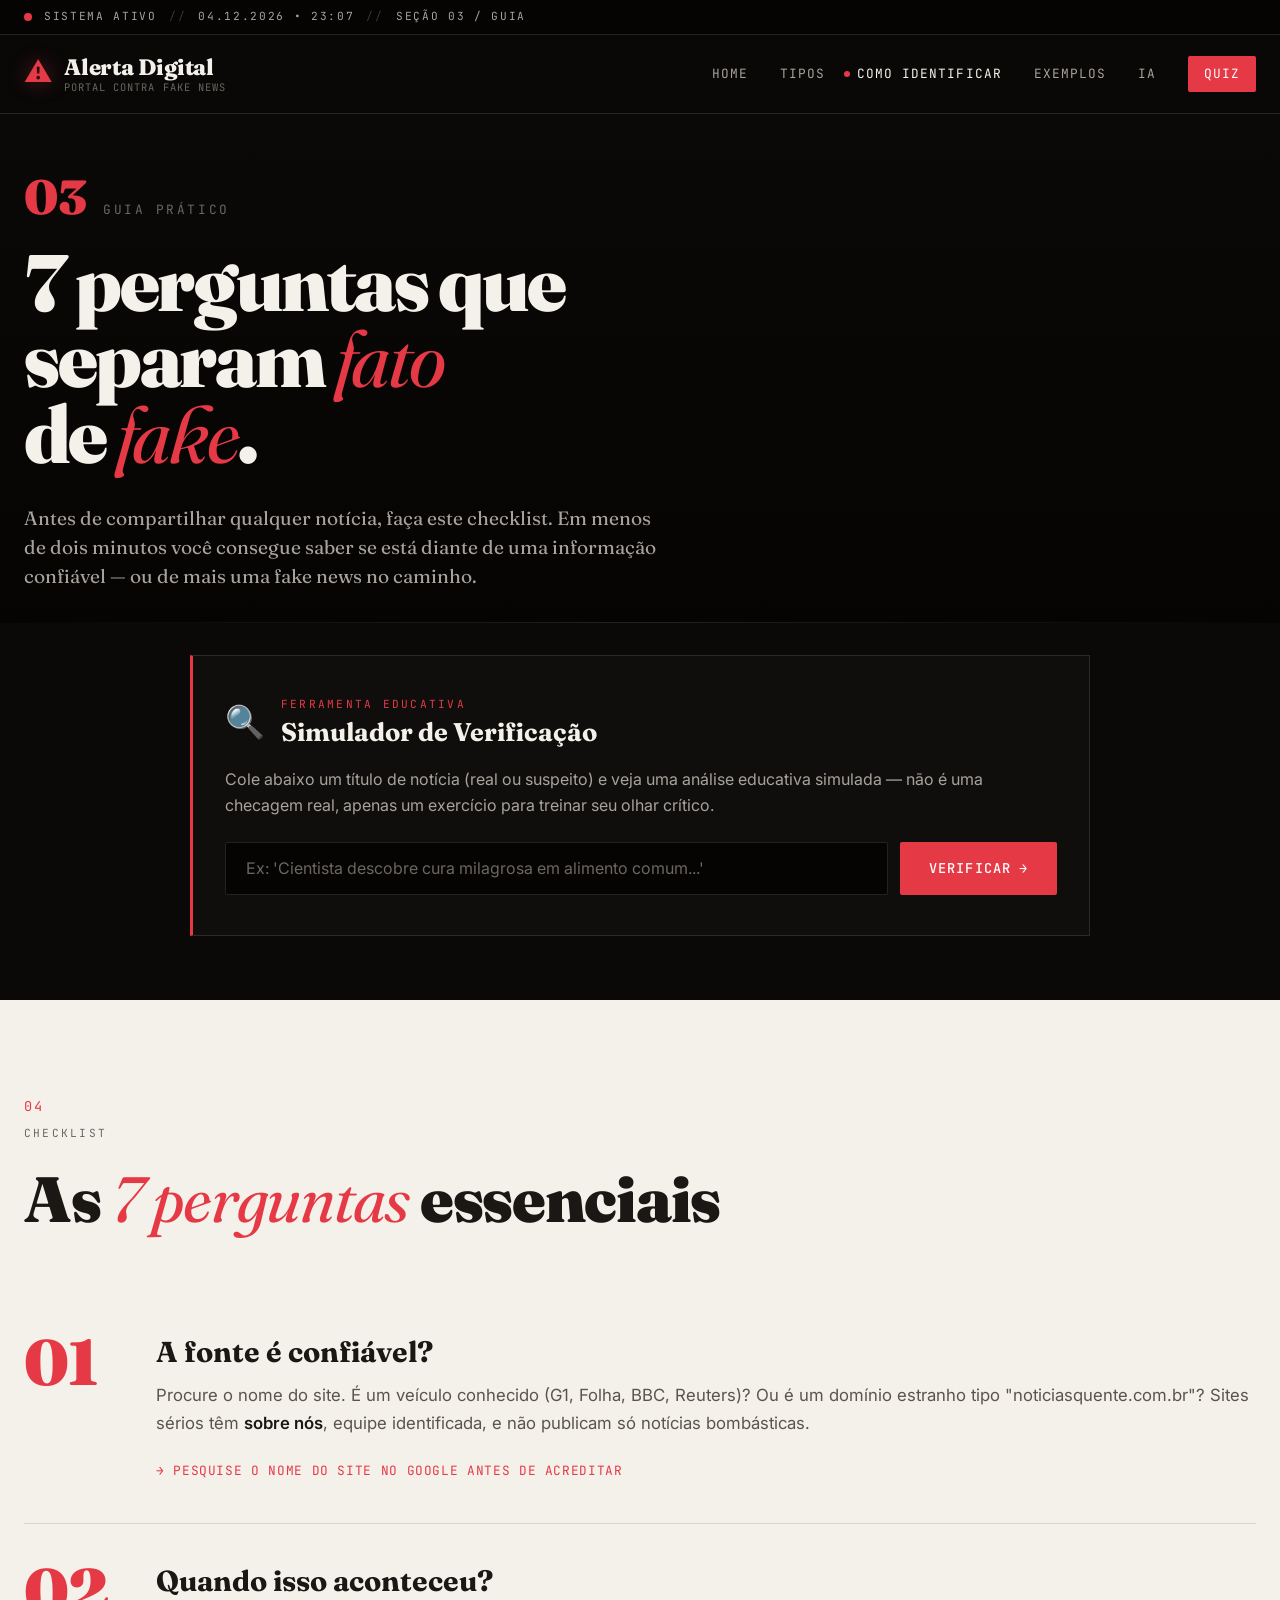
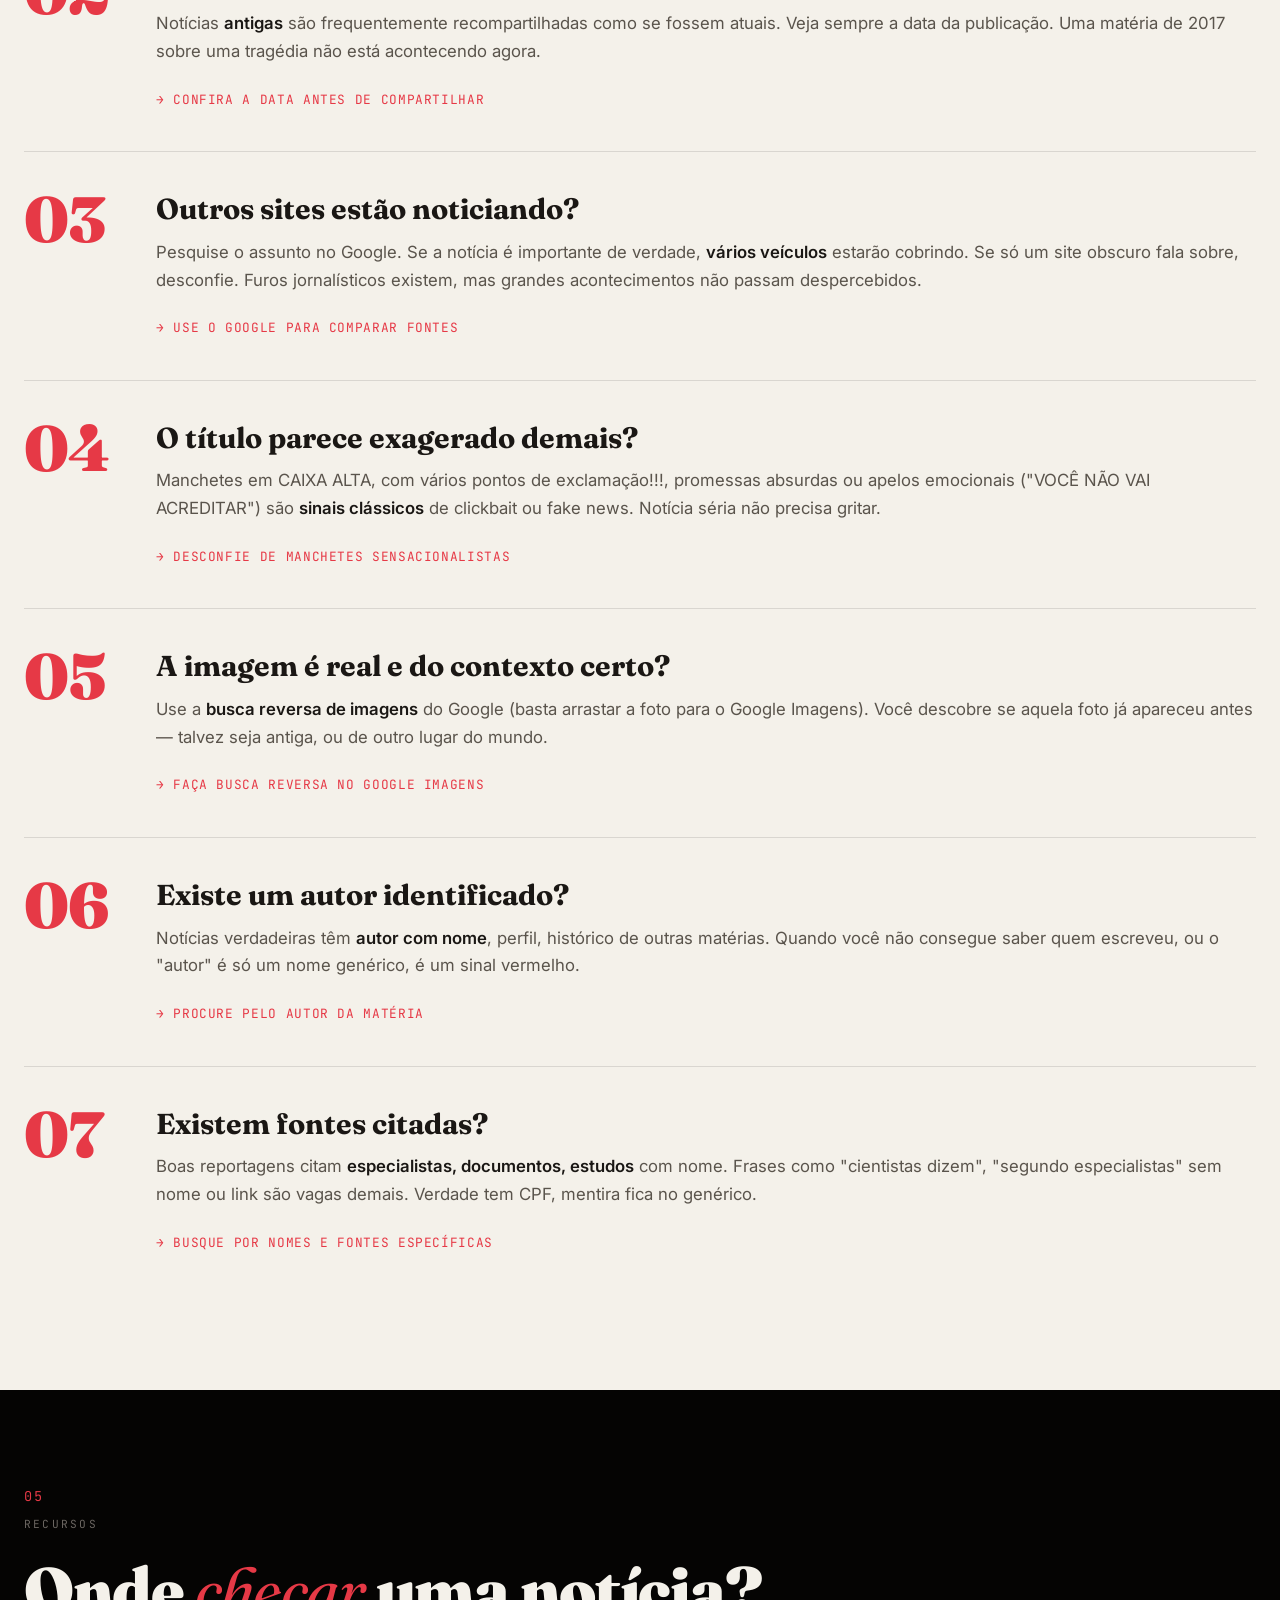
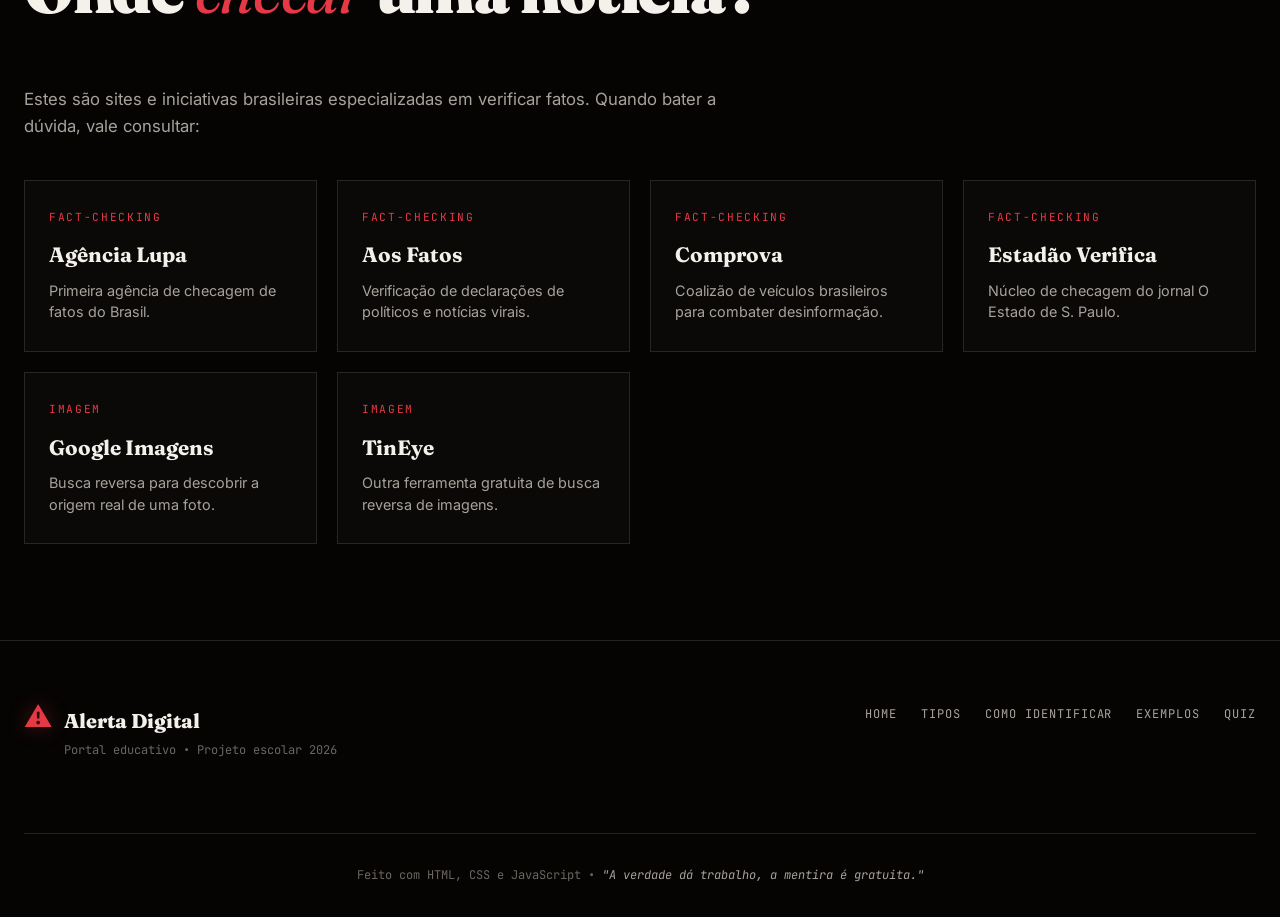
<file: identificar.html>
<!DOCTYPE html>
<!--
    Portal Alerta Digital - Como Identificar Fake News
    Guia prático com dicas de verificação
-->
<html lang="pt-BR">

<head>
    <meta charset="UTF-8">
    <meta name="viewport" content="width=device-width, initial-scale=1.0">
    <title>Como Identificar Fake News — Alerta Digital</title>
    <link rel="stylesheet" href="style.css">
    <link rel="preconnect" href="https://fonts.googleapis.com">
    <link rel="preconnect" href="https://fonts.gstatic.com" crossorigin>
    <link
        href="https://fonts.googleapis.com/css2?family=Fraunces:opsz,wght@9..144,400;9..144,600;9..144,800;9..144,900&family=JetBrains+Mono:wght@400;500;700&family=Inter:wght@400;500;600&display=swap"
        rel="stylesheet">
</head>

<body>
    <div class="status-bar">
        <span class="status-dot"></span>
        <span class="status-text">SISTEMA ATIVO</span>
        <span class="status-divider">//</span>
        <span class="status-text" id="current-date"></span>
        <span class="status-divider">//</span>
        <span class="status-text">SEÇÃO 03 / GUIA</span>
    </div>

    <header class="main-header">
        <div class="container header-inner">
            <a href="index.html" class="logo">
                <span class="logo-mark">⚠</span>
                <span class="logo-text">
                    <span class="logo-title">Alerta Digital</span>
                    <span class="logo-sub">portal contra fake news</span>
                </span>
            </a>
            <nav class="main-nav" aria-label="Navegação principal">
                <a href="index.html" class="nav-link">Home</a>
                <a href="tipos.html" class="nav-link">Tipos</a>
                <a href="identificar.html" class="nav-link active">Como Identificar</a>
                <a href="exemplos.html" class="nav-link">Exemplos</a>
                <a href="ia.html" class="nav-link">IA</a>
                <a href="quiz.html" class="nav-link nav-cta">Quiz</a>
            </nav>
            <button class="menu-toggle" aria-label="Abrir menu" id="menuToggle">
                <span></span><span></span><span></span>
            </button>
        </div>
    </header>

    <!-- Page Hero -->
    <section class="page-hero">
        <div class="container">
            <div class="page-hero-meta">
                <span class="page-num">03</span>
                <span class="page-eyebrow">GUIA PRÁTICO</span>
            </div>
            <h1 class="page-title">
                7 perguntas que<br>
                separam <em>fato</em><br>
                de <em>fake</em>.
            </h1>
            <p class="page-lead">
                Antes de compartilhar qualquer notícia, faça este checklist. Em menos de
                dois minutos você consegue saber se está diante de uma informação confiável
                — ou de mais uma fake news no caminho.
            </p>
        </div>
    </section>

    <!-- Verificador Simulado -->
    <section class="section section-verifier">
        <div class="container">
            <div class="verifier-box">
                <div class="verifier-header">
                    <span class="verifier-icon">🔍</span>
                    <div>
                        <span class="verifier-eyebrow">FERRAMENTA EDUCATIVA</span>
                        <h3 class="verifier-title">Simulador de Verificação</h3>
                    </div>
                </div>
                <p class="verifier-desc">
                    Cole abaixo um título de notícia (real ou suspeito) e veja uma análise
                    educativa simulada — não é uma checagem real, apenas um exercício
                    para treinar seu olhar crítico.
                </p>
                <div class="verifier-input">
                    <input type="text" id="newsInput"
                        placeholder="Ex: 'Cientista descobre cura milagrosa em alimento comum...'" maxlength="200">
                    <button class="btn btn-primary" id="verifyBtn">
                        Verificar <span class="btn-arrow">→</span>
                    </button>
                </div>
                <div class="verifier-result" id="verifierResult" hidden></div>
            </div>
        </div>
    </section>

    <!-- 7 Dicas -->
    <section class="section section-tips">
        <div class="container">
            <div class="section-header">
                <span class="section-number">04</span>
                <span class="section-eyebrow">CHECKLIST</span>
                <h2 class="section-title">As <em>7 perguntas</em> essenciais</h2>
            </div>

            <div class="tips-list">

                <div class="tip-row">
                    <span class="tip-num">01</span>
                    <div class="tip-content">
                        <h3 class="tip-title">A fonte é confiável?</h3>
                        <p class="tip-text">
                            Procure o nome do site. É um veículo conhecido (G1, Folha, BBC,
                            Reuters)? Ou é um domínio estranho tipo "noticiasquente.com.br"?
                            Sites sérios têm <strong>sobre nós</strong>, equipe identificada,
                            e não publicam só notícias bombásticas.
                        </p>
                        <span class="tip-action">→ Pesquise o nome do site no Google antes de acreditar</span>
                    </div>
                </div>

                <div class="tip-row">
                    <span class="tip-num">02</span>
                    <div class="tip-content">
                        <h3 class="tip-title">Quando isso aconteceu?</h3>
                        <p class="tip-text">
                            Notícias <strong>antigas</strong> são frequentemente recompartilhadas
                            como se fossem atuais. Veja sempre a data da publicação. Uma matéria
                            de 2017 sobre uma tragédia não está acontecendo agora.
                        </p>
                        <span class="tip-action">→ Confira a data antes de compartilhar</span>
                    </div>
                </div>

                <div class="tip-row">
                    <span class="tip-num">03</span>
                    <div class="tip-content">
                        <h3 class="tip-title">Outros sites estão noticiando?</h3>
                        <p class="tip-text">
                            Pesquise o assunto no Google. Se a notícia é importante de verdade,
                            <strong>vários veículos</strong> estarão cobrindo. Se só um site
                            obscuro fala sobre, desconfie. Furos jornalísticos existem, mas
                            grandes acontecimentos não passam despercebidos.
                        </p>
                        <span class="tip-action">→ Use o Google para comparar fontes</span>
                    </div>
                </div>

                <div class="tip-row">
                    <span class="tip-num">04</span>
                    <div class="tip-content">
                        <h3 class="tip-title">O título parece exagerado demais?</h3>
                        <p class="tip-text">
                            Manchetes em CAIXA ALTA, com vários pontos de exclamação!!!,
                            promessas absurdas ou apelos emocionais ("VOCÊ NÃO VAI ACREDITAR")
                            são <strong>sinais clássicos</strong> de clickbait ou fake news.
                            Notícia séria não precisa gritar.
                        </p>
                        <span class="tip-action">→ Desconfie de manchetes sensacionalistas</span>
                    </div>
                </div>

                <div class="tip-row">
                    <span class="tip-num">05</span>
                    <div class="tip-content">
                        <h3 class="tip-title">A imagem é real e do contexto certo?</h3>
                        <p class="tip-text">
                            Use a <strong>busca reversa de imagens</strong> do Google (basta
                            arrastar a foto para o Google Imagens). Você descobre se aquela foto
                            já apareceu antes — talvez seja antiga, ou de outro lugar do mundo.
                        </p>
                        <span class="tip-action">→ Faça busca reversa no Google Imagens</span>
                    </div>
                </div>

                <div class="tip-row">
                    <span class="tip-num">06</span>
                    <div class="tip-content">
                        <h3 class="tip-title">Existe um autor identificado?</h3>
                        <p class="tip-text">
                            Notícias verdadeiras têm <strong>autor com nome</strong>, perfil,
                            histórico de outras matérias. Quando você não consegue saber quem
                            escreveu, ou o "autor" é só um nome genérico, é um sinal vermelho.
                        </p>
                        <span class="tip-action">→ Procure pelo autor da matéria</span>
                    </div>
                </div>

                <div class="tip-row">
                    <span class="tip-num">07</span>
                    <div class="tip-content">
                        <h3 class="tip-title">Existem fontes citadas?</h3>
                        <p class="tip-text">
                            Boas reportagens citam <strong>especialistas, documentos, estudos</strong>
                            com nome. Frases como "cientistas dizem", "segundo especialistas" sem
                            nome ou link são vagas demais. Verdade tem CPF, mentira fica no genérico.
                        </p>
                        <span class="tip-action">→ Busque por nomes e fontes específicas</span>
                    </div>
                </div>

            </div>
        </div>
    </section>

    <!-- Sites de Checagem -->
    <section class="section section-resources">
        <div class="container">
            <div class="section-header">
                <span class="section-number">05</span>
                <span class="section-eyebrow">RECURSOS</span>
                <h2 class="section-title">Onde <em>checar</em> uma notícia?</h2>
            </div>

            <p class="resources-intro">
                Estes são sites e iniciativas brasileiras especializadas em verificar fatos.
                Quando bater a dúvida, vale consultar:
            </p>

            <div class="resources-grid">
                <div class="resource-card">
                    <span class="resource-tag">FACT-CHECKING</span>
                    <h3>Agência Lupa</h3>
                    <p>Primeira agência de checagem de fatos do Brasil.</p>
                </div>
                <div class="resource-card">
                    <span class="resource-tag">FACT-CHECKING</span>
                    <h3>Aos Fatos</h3>
                    <p>Verificação de declarações de políticos e notícias virais.</p>
                </div>
                <div class="resource-card">
                    <span class="resource-tag">FACT-CHECKING</span>
                    <h3>Comprova</h3>
                    <p>Coalizão de veículos brasileiros para combater desinformação.</p>
                </div>
                <div class="resource-card">
                    <span class="resource-tag">FACT-CHECKING</span>
                    <h3>Estadão Verifica</h3>
                    <p>Núcleo de checagem do jornal O Estado de S. Paulo.</p>
                </div>
                <div class="resource-card">
                    <span class="resource-tag">IMAGEM</span>
                    <h3>Google Imagens</h3>
                    <p>Busca reversa para descobrir a origem real de uma foto.</p>
                </div>
                <div class="resource-card">
                    <span class="resource-tag">IMAGEM</span>
                    <h3>TinEye</h3>
                    <p>Outra ferramenta gratuita de busca reversa de imagens.</p>
                </div>
            </div>
        </div>
    </section>

    <!-- Footer -->
    <footer class="main-footer">
        <div class="container footer-inner">
            <div class="footer-brand">
                <span class="logo-mark">⚠</span>
                <div>
                    <strong>Alerta Digital</strong>
                    <p>Portal educativo • Projeto escolar 2026</p>
                </div>
            </div>
            <nav class="footer-nav">
                <a href="index.html">Home</a>
                <a href="tipos.html">Tipos</a>
                <a href="identificar.html">Como Identificar</a>
                <a href="exemplos.html">Exemplos</a>
                <a href="quiz.html">Quiz</a>
            </nav>
            <p class="footer-credit">
                Feito com HTML, CSS e JavaScript •
                <em>"A verdade dá trabalho, a mentira é gratuita."</em>
            </p>
        </div>
    </footer>

    <script src="script.js"></script>
</body>

</html>
</file>
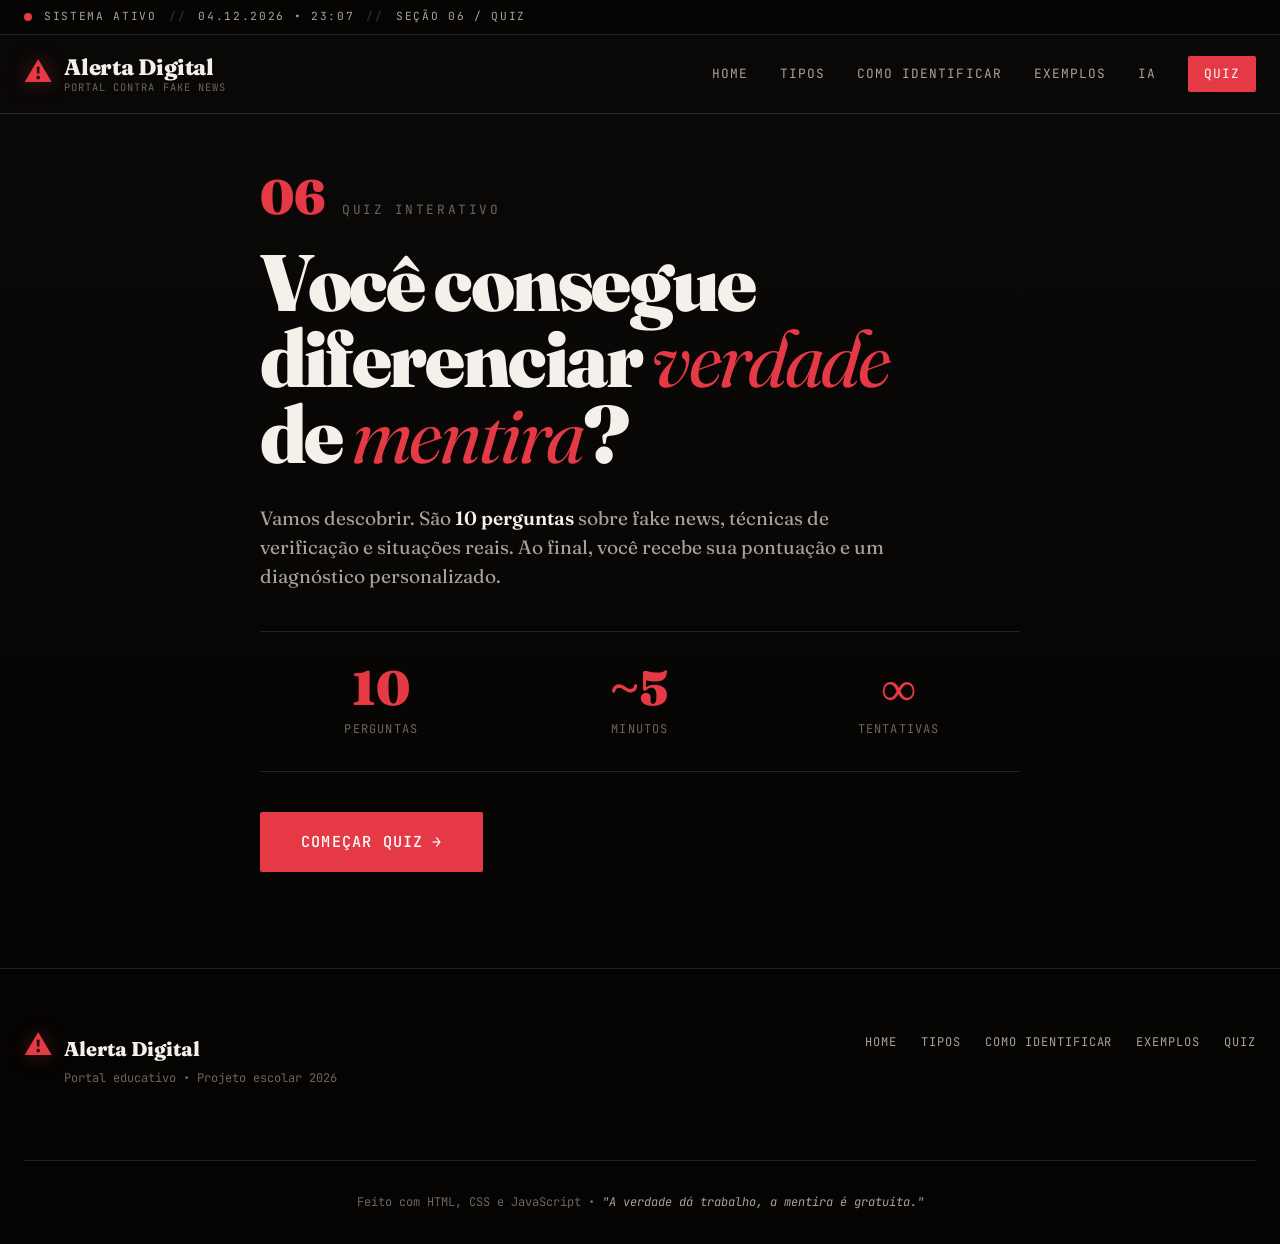
<file: quiz.html>
<!DOCTYPE html>
<!--
    Portal Alerta Digital - Quiz Interativo
    10 perguntas com pontuação e feedback
-->
<html lang="pt-BR">

<head>
    <meta charset="UTF-8">
    <meta name="viewport" content="width=device-width, initial-scale=1.0">
    <title>Quiz Interativo — Alerta Digital</title>
    <link rel="stylesheet" href="style.css">
    <link rel="preconnect" href="https://fonts.googleapis.com">
    <link rel="preconnect" href="https://fonts.gstatic.com" crossorigin>
    <link
        href="https://fonts.googleapis.com/css2?family=Fraunces:opsz,wght@9..144,400;9..144,600;9..144,800;9..144,900&family=JetBrains+Mono:wght@400;500;700&family=Inter:wght@400;500;600&display=swap"
        rel="stylesheet">
</head>

<body>
    <div class="status-bar">
        <span class="status-dot"></span>
        <span class="status-text">SISTEMA ATIVO</span>
        <span class="status-divider">//</span>
        <span class="status-text" id="current-date"></span>
        <span class="status-divider">//</span>
        <span class="status-text">SEÇÃO 06 / QUIZ</span>
    </div>

    <header class="main-header">
        <div class="container header-inner">
            <a href="index.html" class="logo">
                <span class="logo-mark">⚠</span>
                <span class="logo-text">
                    <span class="logo-title">Alerta Digital</span>
                    <span class="logo-sub">portal contra fake news</span>
                </span>
            </a>
            <nav class="main-nav" aria-label="Navegação principal">
                <a href="index.html" class="nav-link">Home</a>
                <a href="tipos.html" class="nav-link">Tipos</a>
                <a href="identificar.html" class="nav-link">Como Identificar</a>
                <a href="exemplos.html" class="nav-link">Exemplos</a>
                <a href="ia.html" class="nav-link">IA</a>
                <a href="quiz.html" class="nav-link active nav-cta">Quiz</a>
            </nav>
            <button class="menu-toggle" aria-label="Abrir menu" id="menuToggle">
                <span></span><span></span><span></span>
            </button>
        </div>
    </header>

    <!-- Quiz Container -->
    <section class="quiz-section">
        <div class="container">

            <!-- TELA INICIAL -->
            <div class="quiz-screen quiz-intro" id="quizIntro">
                <div class="quiz-intro-content">
                    <div class="page-hero-meta">
                        <span class="page-num">06</span>
                        <span class="page-eyebrow">QUIZ INTERATIVO</span>
                    </div>
                    <h1 class="page-title">
                        Você consegue<br>
                        diferenciar <em>verdade</em><br>
                        de <em>mentira</em>?
                    </h1>
                    <p class="page-lead">
                        Vamos descobrir. São <strong>10 perguntas</strong> sobre fake news,
                        técnicas de verificação e situações reais. Ao final, você recebe sua
                        pontuação e um diagnóstico personalizado.
                    </p>

                    <div class="quiz-meta-grid">
                        <div class="quiz-meta-item">
                            <span class="meta-num">10</span>
                            <span class="meta-label">perguntas</span>
                        </div>
                        <div class="quiz-meta-item">
                            <span class="meta-num">~5</span>
                            <span class="meta-label">minutos</span>
                        </div>
                        <div class="quiz-meta-item">
                            <span class="meta-num">∞</span>
                            <span class="meta-label">tentativas</span>
                        </div>
                    </div>

                    <button class="btn btn-primary btn-large" id="startQuizBtn">
                        Começar Quiz <span class="btn-arrow">→</span>
                    </button>
                </div>
            </div>

            <!-- TELA DE PERGUNTAS -->
            <div class="quiz-screen quiz-questions" id="quizQuestions" hidden>
                <div class="quiz-progress">
                    <div class="progress-info">
                        <span class="progress-label">PERGUNTA</span>
                        <span class="progress-current" id="currentQ">1</span>
                        <span class="progress-divider">/</span>
                        <span class="progress-total" id="totalQ">10</span>
                    </div>
                    <div class="progress-bar">
                        <div class="progress-fill" id="progressFill"></div>
                    </div>
                    <div class="progress-score">
                        <span>ACERTOS:</span>
                        <span class="score-num" id="liveScore">0</span>
                    </div>
                </div>

                <div class="question-box">
                    <span class="question-tag" id="questionTag">CATEGORIA</span>
                    <h2 class="question-text" id="questionText">Pergunta aqui</h2>
                    <div class="answers-list" id="answersList">
                        <!-- Respostas geradas via JS -->
                    </div>
                    <div class="feedback-box" id="feedbackBox" hidden>
                        <span class="feedback-status" id="feedbackStatus"></span>
                        <p class="feedback-text" id="feedbackText"></p>
                        <button class="btn btn-primary" id="nextBtn">
                            Próxima <span class="btn-arrow">→</span>
                        </button>
                    </div>
                </div>
            </div>

            <!-- TELA DE RESULTADO -->
            <div class="quiz-screen quiz-result" id="quizResult" hidden>
                <div class="result-content">
                    <span class="result-eyebrow" id="resultEyebrow">RESULTADO FINAL</span>
                    <div class="result-score-display">
                        <span class="result-score" id="resultScore">0</span>
                        <span class="result-divider">/</span>
                        <span class="result-total">10</span>
                    </div>
                    <h2 class="result-title" id="resultTitle">Título do resultado</h2>
                    <p class="result-text" id="resultText">Texto do resultado</p>

                    <div class="result-meter">
                        <div class="result-meter-fill" id="resultMeterFill"></div>
                        <div class="result-meter-labels">
                            <span>Iniciante</span>
                            <span>Intermediário</span>
                            <span>Caçador</span>
                        </div>
                    </div>

                    <div class="result-actions">
                        <button class="btn btn-primary" id="restartBtn">
                            Tentar de novo <span class="btn-arrow">↻</span>
                        </button>
                        <a href="identificar.html" class="btn btn-ghost">
                            Estudar mais
                        </a>
                    </div>
                </div>
            </div>

        </div>
    </section>

    <!-- Footer -->
    <footer class="main-footer">
        <div class="container footer-inner">
            <div class="footer-brand">
                <span class="logo-mark">⚠</span>
                <div>
                    <strong>Alerta Digital</strong>
                    <p>Portal educativo • Projeto escolar 2026</p>
                </div>
            </div>
            <nav class="footer-nav">
                <a href="index.html">Home</a>
                <a href="tipos.html">Tipos</a>
                <a href="identificar.html">Como Identificar</a>
                <a href="exemplos.html">Exemplos</a>
                <a href="quiz.html">Quiz</a>
            </nav>
            <p class="footer-credit">
                Feito com HTML, CSS e JavaScript •
                <em>"A verdade dá trabalho, a mentira é gratuita."</em>
            </p>
        </div>
    </footer>

    <script src="quiz.js"></script>
    <script src="script.js"></script>
</body>

</html>
</file>
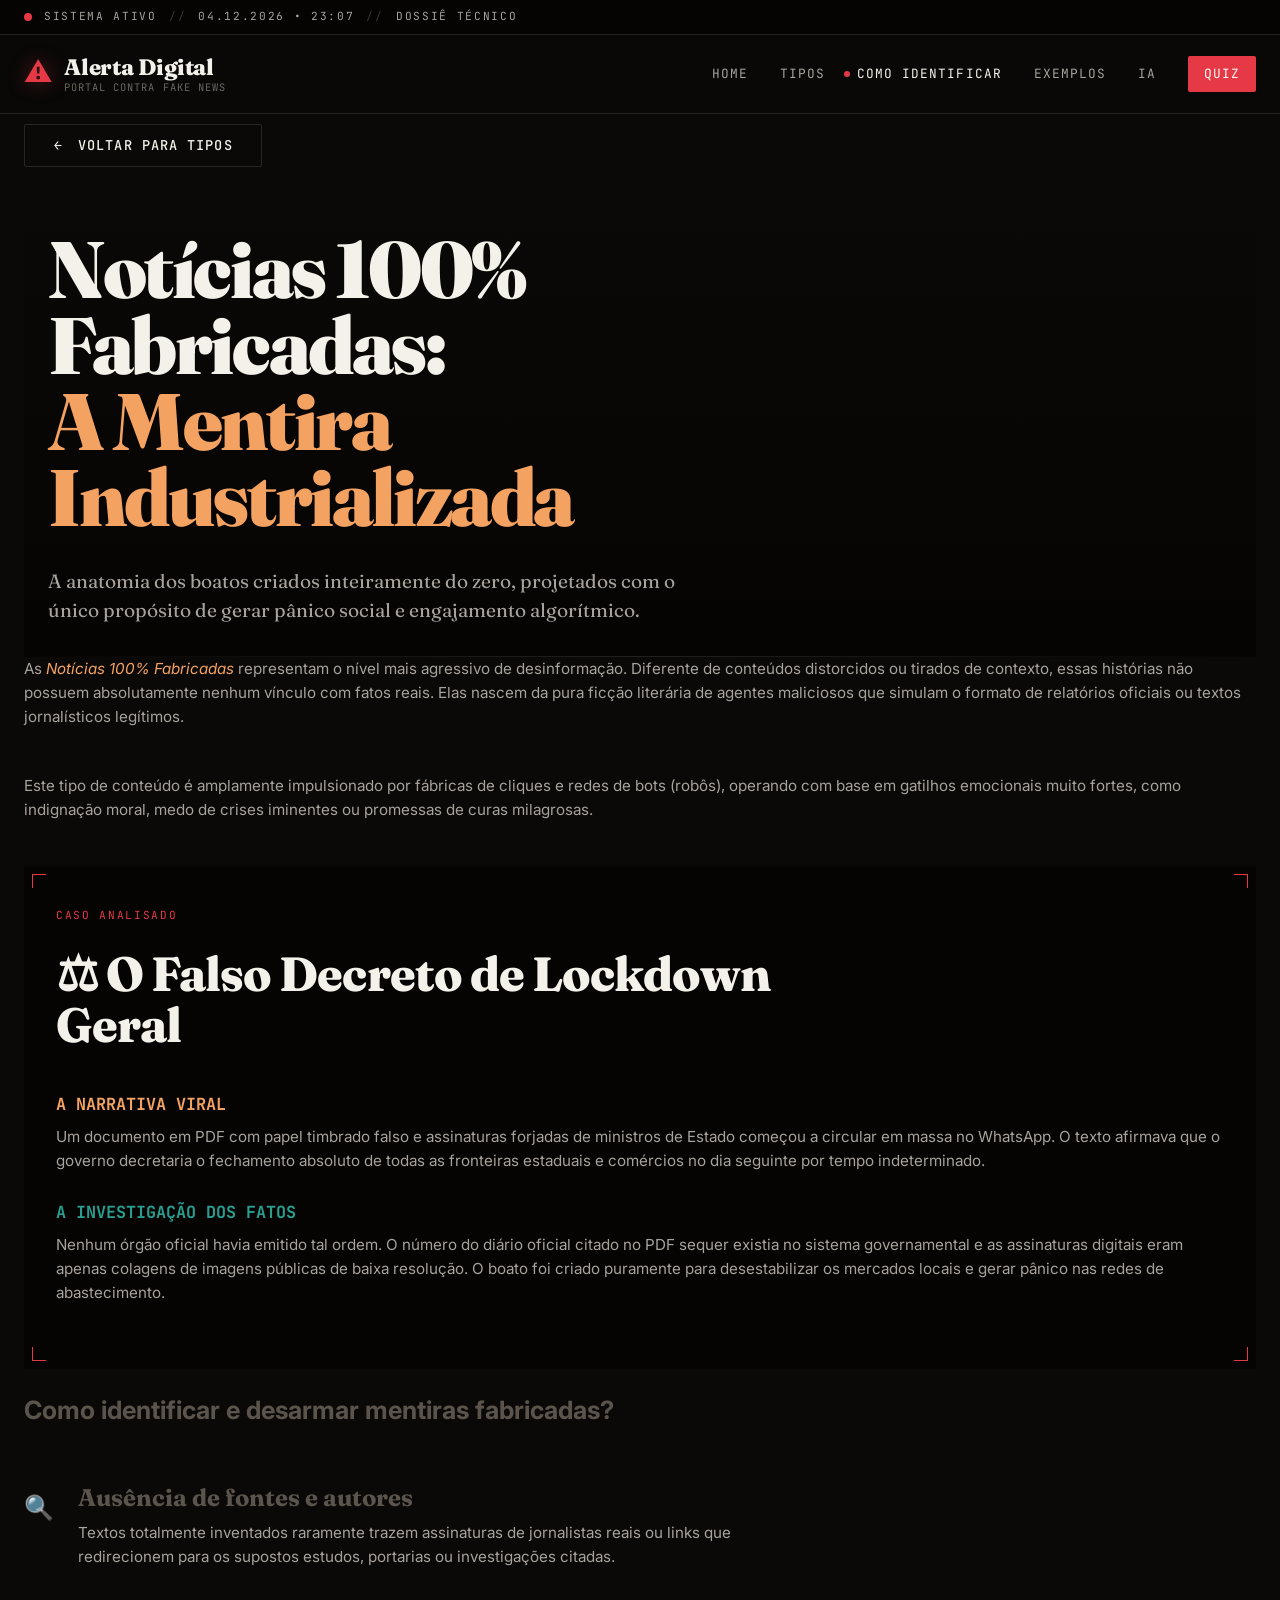
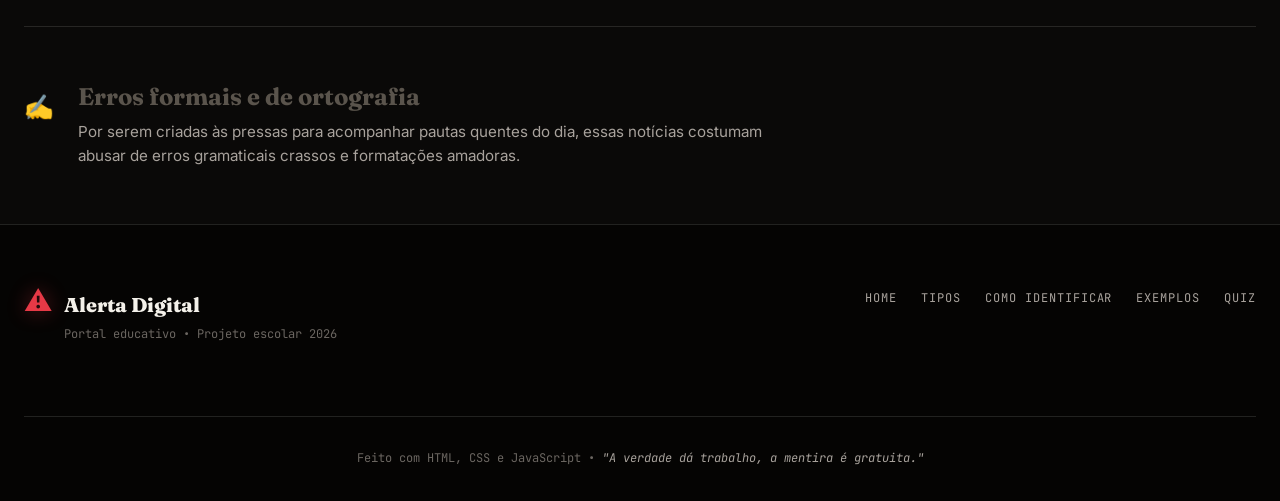
<file: tipo01.html>
<!DOCTYPE html>
<html class="dark" lang="pt-BR">

<head>

    <head>
        <meta charset="UTF-8">
        <meta name="viewport" content="width=device-width, initial-scale=1.0">
        <title>Relatório: Notícias 100% Fabricadas</title>
        <link rel="stylesheet" href="style.css">
        <link rel="preconnect" href="https://fonts.googleapis.com">
        <link rel="preconnect" href="https://fonts.gstatic.com" crossorigin>
        <link
            href="https://fonts.googleapis.com/css2?family=Fraunces:opsz,wght@9..144,400;9..144,600;9..144,800;9..144,900&family=JetBrains+Mono:wght@400;500;700&family=Inter:wght@400;500;600&display=swap"
            rel="stylesheet">
    </head>


<body class="bg-[#121415] text-[#e2e8f0] min-h-screen flex cursor-default select-none">

    <div class="status-bar">
        <span class="status-dot"></span>
        <span class="status-text">SISTEMA ATIVO</span>
        <span class="status-divider">//</span>
        <span class="status-text" id="current-date"></span>
        <span class="status-divider">//</span>
        <span class="status-text">DOSSIÊ TÉCNICO</span>
    </div>

    <header class="main-header">
        <div class="container header-inner">
            <a href="index.html" class="logo">
                <span class="logo-mark">⚠</span>
                <span class="logo-text">
                    <span class="logo-title">Alerta Digital</span>
                    <span class="logo-sub">portal contra fake news</span>
                </span>
            </a>
            <nav class="main-nav" aria-label="Navegação principal">
                <a href="index.html" class="nav-link">Home</a>
                <a href="tipos.html" class="nav-link">Tipos</a>
                <a href="identificar.html" class="nav-link active">Como Identificar</a>
                <a href="exemplos.html" class="nav-link">Exemplos</a>
                <a href="ia.html" class="nav-link">IA</a>
                <a href="quiz.html" class="nav-link nav-cta">Quiz</a>
            </nav>
            <button class="menu-toggle" aria-label="Abrir menu" id="menuToggle">
                <span></span><span></span><span></span>
            </button>
        </div>
    </header>


    <main class="article-container">
        <div class="container">

            <div class="page-num">
                <a href="tipos.html" class="btn btn-ghost">
                    <span class="btn-arrow"
                        style="transform: rotate(180deg); display: inline-block; margin-right: 8px;">→</span>
                    Voltar para Tipos
                </a>
            </div>

            <section class="page-hero">
                <div class="container">
                    <h1 class="page-title">
                        Notícias 100% Fabricadas:<br>
                        <span class="hero-title-emphasis" style="color: var(--color-amber);">A Mentira
                            Industrializada</span>
                    </h1>
                    <p class="page-lead">
                        A anatomia dos boatos criados inteiramente do zero, projetados com o único propósito de
                        gerar pânico social e engajamento algorítmico.
                    </p>
                </div>
            </section>

            <div class="article-content definition-text">
                <p class="type-desc">
                    As <em style="color: var(--color-amber);">Notícias 100% Fabricadas</em> representam o nível mais
                    agressivo de
                    desinformação.
                    Diferente de conteúdos distorcidos ou tirados de contexto, essas histórias não possuem
                    absolutamente
                    nenhum vínculo com fatos reais. Elas nascem da pura ficção literária de agentes maliciosos
                    que simulam o
                    formato de relatórios oficiais ou textos jornalísticos legítimos.
                </p>

                <p class="type-desc">
                    Este tipo de conteúdo é amplamente impulsionado por fábricas de cliques e redes de bots
                    (robôs),
                    operando com base em gatilhos emocionais muito fortes, como indignação moral, medo de crises
                    iminentes
                    ou promessas de curas milagrosas.
                </p>

                <div class="definition-card article-case-card">
                    <div class="card-corner card-corner-tl"></div>
                    <div class="card-corner card-corner-tr"></div>
                    <div class="card-corner card-corner-bl"></div>
                    <div class="card-corner card-corner-br"></div>

                    <span class="card-label">CASO ANALISADO</span>

                    <h3 class="case-title">⚖ O Falso Decreto de Lockdown Geral</h3>

                    <div class="case-sections">
                        <div class="case-block">
                            <h4
                                style="font-family: var(--font-mono);  color: var(--color-amber); text-transform: uppercase; margin-bottom: 0.4rem;">
                                A Narrativa Viral</h4>
                            <p class="type-desc">Um documento em PDF com papel timbrado falso e assinaturas forjadas de
                                ministros
                                de Estado começou a circular em massa no WhatsApp. O texto afirmava que o
                                governo decretaria o fechamento absoluto de todas as fronteiras estaduais e
                                comércios no dia seguinte por tempo indeterminado.</p>
                        </div>

                        <div class="case-block block-success">
                            <h4
                                style="font-family: var(--font-mono); color: var(--color-truth); text-transform: uppercase; margin-bottom: 0.4rem;">
                                A Investigação dos Fatos</h4>
                            <p class="type-desc">Nenhum órgão oficial havia emitido tal ordem. O número do diário
                                oficial citado
                                no PDF sequer existia no sistema governamental e as assinaturas digitais eram
                                apenas colagens de imagens públicas de baixa resolução. O boato foi criado
                                puramente para desestabilizar os mercados locais e gerar pânico nas redes de
                                abastecimento.</p>
                        </div>
                    </div>
                </div>

                <h2 class="article-subtitle">Como identificar e desarmar mentiras fabricadas?</h2>

                <div class="impact-list article-impacts">
                    <div class="impact-item">
                        <span class="impact-icon">🔍</span>
                        <div class="impact-content">
                            <h3>Ausência de fontes e autores</h3>
                            <p class="type-desc">Textos totalmente inventados raramente trazem assinaturas de
                                jornalistas reais ou
                                links que redirecionem para os supostos estudos, portarias ou investigações
                                citadas.</p>
                        </div>
                    </div>
                    <div class="impact-item">
                        <span class="impact-icon">✍</span>
                        <div class="impact-content">
                            <h3>Erros formais e de ortografia</h3>
                            <p class="type-desc">Por serem criadas às pressas para acompanhar pautas quentes do dia,
                                essas notícias costumam abusar de erros gramaticais crassos e formatações amadoras.
                            </p>
                        </div>
                    </div>
                </div>
            </div>

        </div>
    </main>

    <footer class="main-footer">
        <div class="container footer-inner">
            <div class="footer-brand">
                <span class="logo-mark">⚠</span>
                <div>
                    <strong>Alerta Digital</strong>
                    <p>Portal educativo • Projeto escolar 2026</p>
                </div>
            </div>
            <nav class="footer-nav">
                <a href="index.html">Home</a>
                <a href="tipos.html">Tipos</a>
                <a href="identificar.html">Como Identificar</a>
                <a href="exemplos.html">Exemplos</a>
                <a href="quiz.html">Quiz</a>
            </nav>
            <p class="footer-credit">
                Feito com HTML, CSS e JavaScript •
                <em>"A verdade dá trabalho, a mentira é gratuita."</em>
            </p>
        </div>
    </footer>

    <script src="script.js"></script>
</body>

</html>
</file>
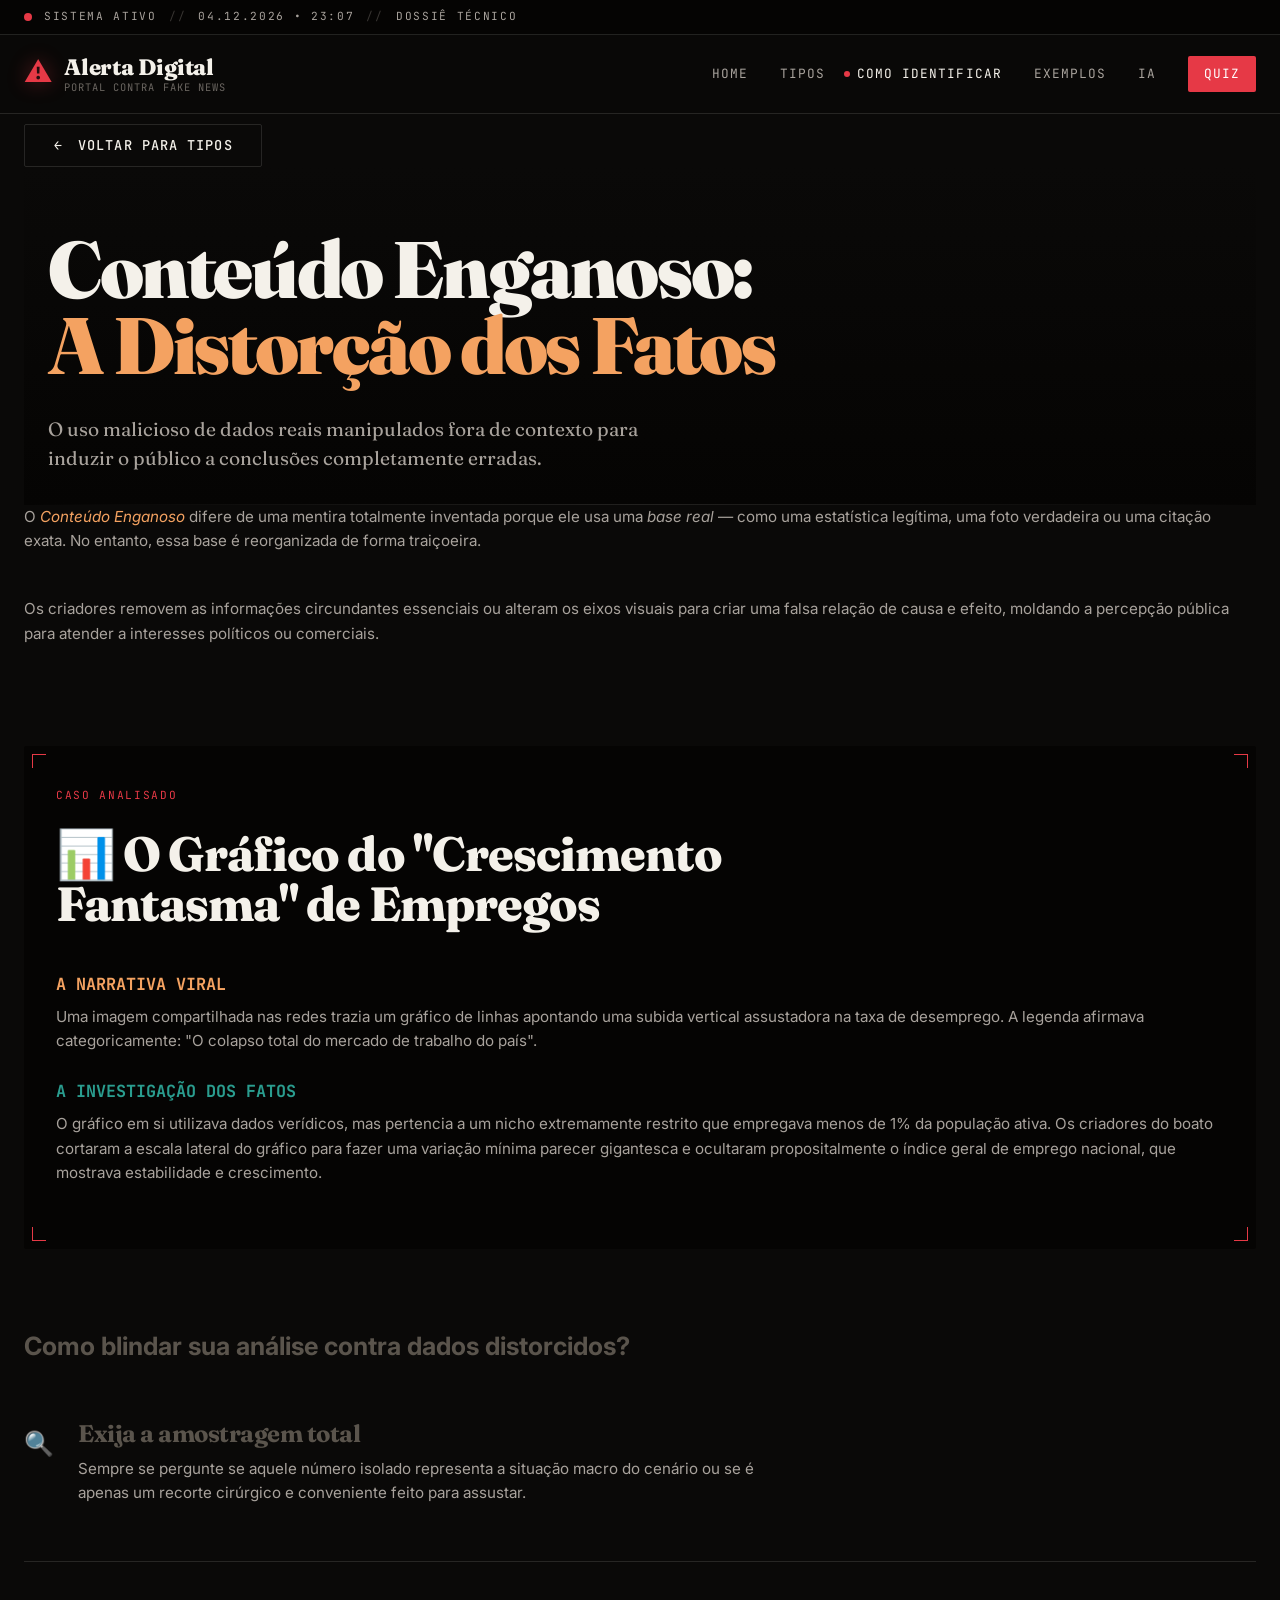
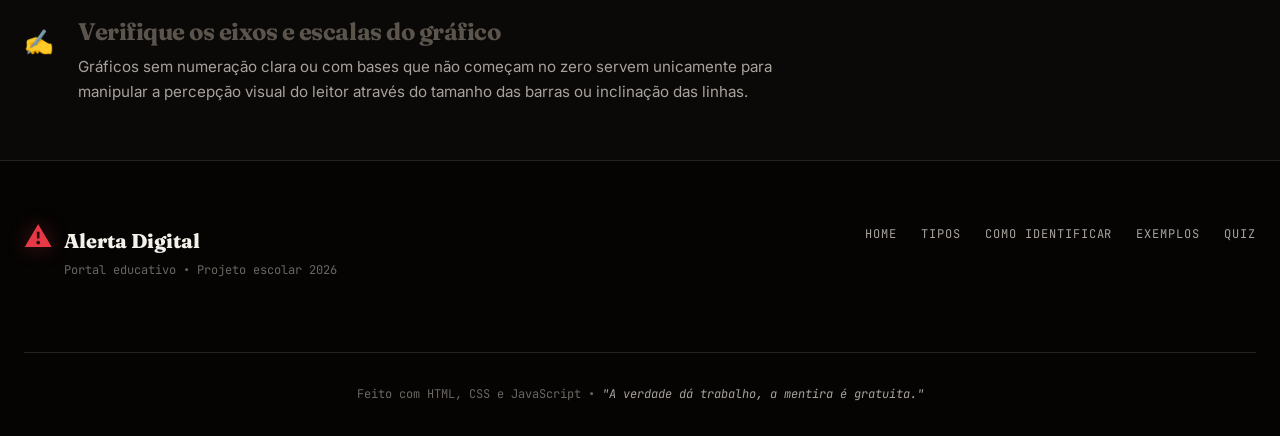
<file: tipo02.html>
<!DOCTYPE html>
<html lang="pt-BR">

<head>
    <meta charset="UTF-8">
    <meta name="viewport" content="width=device-width, initial-scale=1.0">
    <title>Relatório: Conteúdo Enganoso</title>
    <link rel="stylesheet" href="style.css">
    <link rel="preconnect" href="https://fonts.googleapis.com">
    <link rel="preconnect" href="https://fonts.gstatic.com" crossorigin>
    <link
        href="https://fonts.googleapis.com/css2?family=Fraunces:opsz,wght@9..144,400;9..144,600;9..144,800;9..144,900&family=JetBrains+Mono:wght@400;500;700&family=Inter:wght@400;500;600&display=swap"
        rel="stylesheet">
</head>

<body class="bg-[#121415] text-[#e2e8f0] min-h-screen flex cursor-default select-none">

    <div class="status-bar">
        <span class="status-dot"></span>
        <span class="status-text">SISTEMA ATIVO</span>
        <span class="status-divider">//</span>
        <span class="status-text" id="current-date"></span>
        <span class="status-divider">//</span>
        <span class="status-text">DOSSIÊ TÉCNICO</span>
    </div>

    <header class="main-header">
        <div class="container header-inner">
            <a href="index.html" class="logo">
                <span class="logo-mark">⚠</span>
                <span class="logo-text">
                    <span class="logo-title">Alerta Digital</span>
                    <span class="logo-sub">portal contra fake news</span>
                </span>
            </a>
            <nav class="main-nav" aria-label="Navegação principal">
                <a href="index.html" class="nav-link">Home</a>
                <a href="tipos.html" class="nav-link">Tipos</a>
                <a href="identificar.html" class="nav-link active">Como Identificar</a>
                <a href="exemplos.html" class="nav-link">Exemplos</a>
                <a href="ia.html" class="nav-link">IA</a>
                <a href="quiz.html" class="nav-link nav-cta">Quiz</a>
            </nav>
            <button class="menu-toggle" aria-label="Abrir menu" id="menuToggle">
                <span></span><span></span><span></span>
            </button>
        </div>
    </header>

    <main class="article-container">
        <div class="container">

            <div class="page-num">
                <a href="tipos.html" class="btn btn-ghost">
                    <span class="btn-arrow"
                        style="transform: rotate(180deg); display: inline-block; margin-right: 8px;">→</span>
                    Voltar para Tipos
                </a>
            </div>

            <section class="page-hero">
                <div class="container">
                    <h1 class="page-title">
                        Conteúdo Enganoso:<br>
                        <span class="hero-title-emphasis" style="color: var(--color-amber);">A Distorção dos
                            Fatos</span>
                    </h1>
                    <p class="page-lead">
                        O uso malicioso de dados reais manipulados fora de contexto para induzir o público a
                        conclusões
                        completamente erradas.
                    </p>
                </div>
            </section>

            <div class="article-content definition-text">
                <p class="type-desc">
                    O <em style="color: var(--color-amber);">Conteúdo Enganoso</em> difere de uma mentira totalmente
                    inventada porque ele
                    usa uma
                    <em>base real</em> — como uma estatística legítima, uma foto verdadeira ou uma citação
                    exata. No
                    entanto,
                    essa base é reorganizada de forma traiçoeira.
                </p>

                <p class="type-desc">
                    Os criadores removem as informações circundantes essenciais ou alteram os eixos visuais para
                    criar
                    uma falsa relação de causa e efeito, moldando a percepção pública para atender a interesses
                    políticos ou comerciais.
                </p>

                <div class="definition-card article-case-card"
                    style="margin: 3.5rem 0; text-align: left; max-width: 100%;">
                    <div class="card-corner card-corner-tl"></div>
                    <div class="card-corner card-corner-tr"></div>
                    <div class="card-corner card-corner-bl"></div>
                    <div class="card-corner card-corner-br"></div>

                    <span class="card-label">CASO ANALISADO</span>


                    <h3 class="case-title">
                        📊 O Gráfico do "Crescimento Fantasma" de Empregos</h3>

                    <div class="case-sections">
                        <div class="case-block">
                            <h4
                                style="font-family: var(--font-mono);  color: var(--color-amber); text-transform: uppercase; margin-bottom: 0.4rem;">
                                A Narrativa Viral</h4>
                            <p class="type-desc">
                                Uma imagem compartilhada nas redes trazia um gráfico de linhas apontando uma
                                subida
                                vertical assustadora na taxa de desemprego. A legenda afirmava categoricamente:
                                "O
                                colapso total do mercado de trabalho do país".
                            </p>
                        </div>

                        <div class="case-block block-success">
                            <h4
                                style="font-family: var(--font-mono); color: var(--color-truth); text-transform: uppercase; margin-bottom: 0.4rem;">
                                A Investigação dos Fatos</h4>
                            <p class="type-desc">
                                O gráfico em si utilizava dados verídicos, mas pertencia a um nicho extremamente
                                restrito que empregava menos de 1% da população ativa. Os criadores do boato
                                cortaram a
                                escala lateral do gráfico para fazer uma variação mínima parecer gigantesca e
                                ocultaram
                                propositalmente o índice geral de emprego nacional, que mostrava estabilidade e
                                crescimento.
                            </p>
                        </div>
                    </div>
                </div>

                <h2 class="article-subtitle">
                    Como blindar sua análise contra dados distorcidos?</h2>

                <div class="impact-list article-impacts">
                    <div class="impact-item">
                        <span class="impact-icon">🔍</span>
                        <div class="impact-content">
                            <h3 class="case-title">
                                Exija a amostragem total</h3>
                            <p class="type-desc">
                                Sempre se pergunte se aquele número isolado representa a situação macro do
                                cenário ou se
                                é apenas um recorte cirúrgico e conveniente feito para assustar.
                            </p>
                        </div>
                    </div>
                    <div class="impact-item">
                        <span class="impact-icon">✍</span>
                        <div class="impact-content">
                            <h3 class="case-title">
                                Verifique os eixos e escalas do gráfico</h3>
                            <p class="type-desc">
                                Gráficos sem numeração clara ou com bases que não começam no zero servem
                                unicamente para
                                manipular a percepção visual do leitor através do tamanho das barras ou
                                inclinação das
                                linhas.
                            </p>
                        </div>
                    </div>
                </div>
            </div>

        </div>
    </main>

    <footer class="main-footer">
        <div class="container footer-inner">
            <div class="footer-brand">
                <span class="logo-mark">⚠</span>
                <div>
                    <strong>Alerta Digital</strong>
                    <p>Portal educativo • Projeto escolar 2026</p>
                </div>
            </div>
            <nav class="footer-nav">
                <a href="index.html">Home</a>
                <a href="tipos.html">Tipos</a>
                <a href="identificar.html">Como Identificar</a>
                <a href="exemplos.html">Exemplos</a>
                <a href="quiz.html">Quiz</a>
            </nav>
            <p class="footer-credit">
                Feito com HTML, CSS e JavaScript •
                <em>"A verdade dá trabalho, a mentira é gratuita."</em>
            </p>
        </div>
    </footer>

    <script src="script.js"></script>
</body>

</html>
</file>
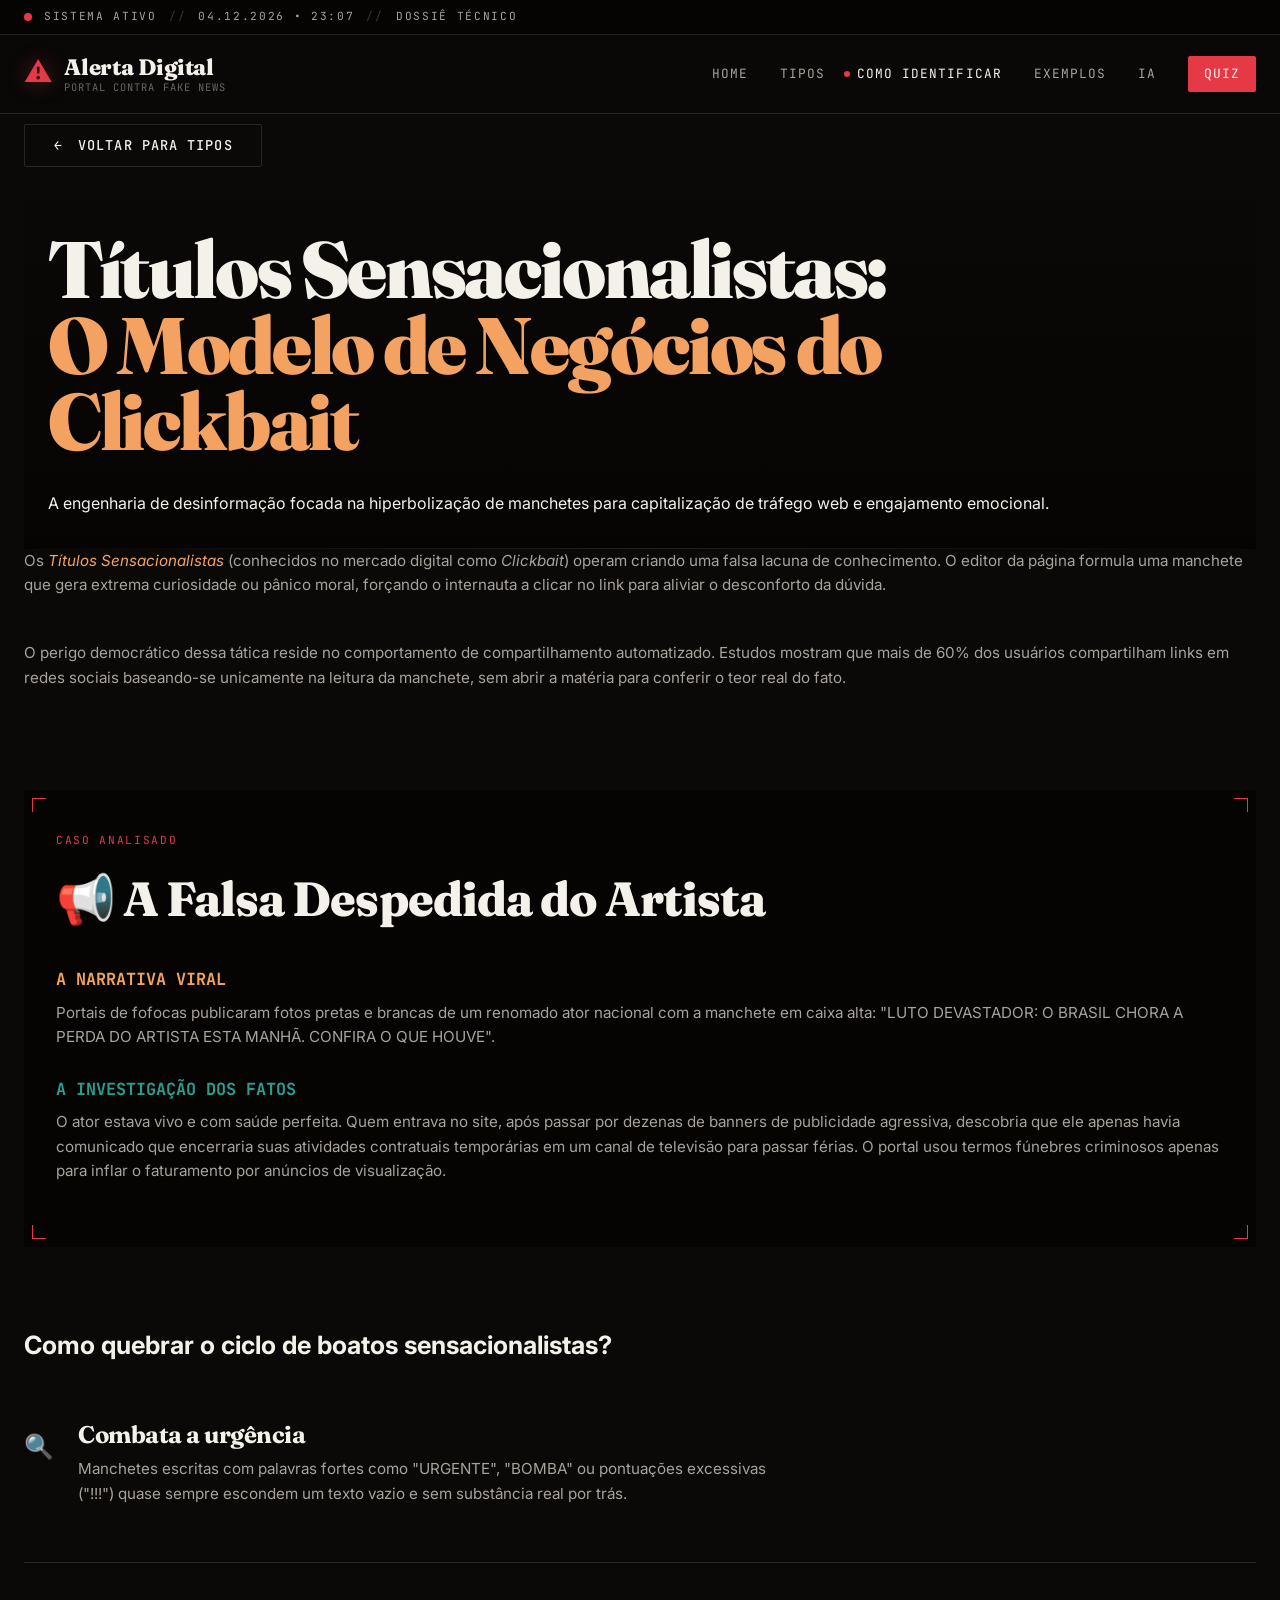
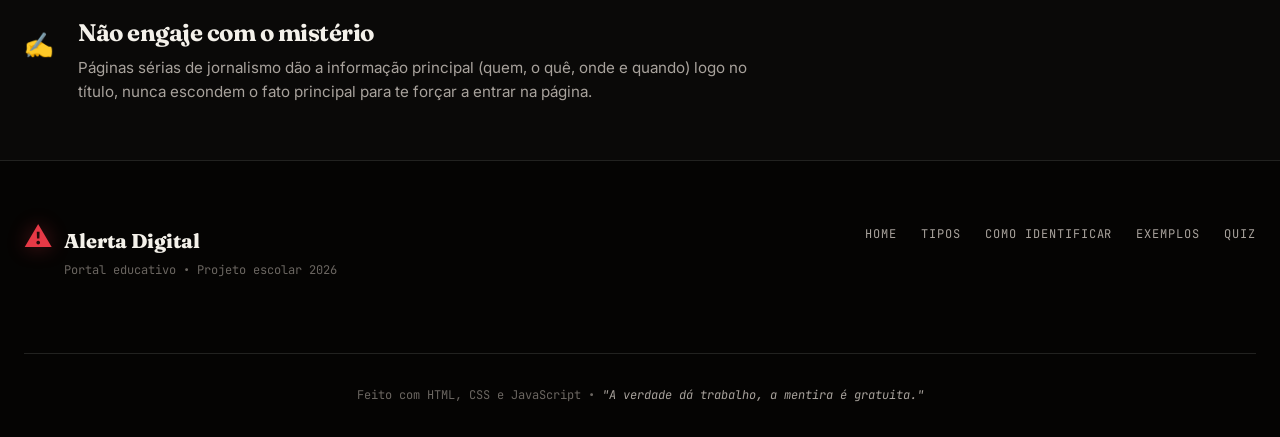
<file: tipo03.html>
<!DOCTYPE html>
<html lang="pt-BR">

<head>
    <meta charset="UTF-8">
    <meta name="viewport" content="width=device-width, initial-scale=1.0">
    <title>Relatório: Títulos Sensacionalistas</title>
    <link rel="stylesheet" href="style.css">
    <link rel="preconnect" href="https://fonts.googleapis.com">
    <link rel="preconnect" href="https://fonts.gstatic.com" crossorigin>
    <link
        href="https://fonts.googleapis.com/css2?family=Fraunces:opsz,wght@9..144,400;9..144,600;9..144,800;9..144,900&family=JetBrains+Mono:wght@400;500;700&family=Inter:wght@400;500;600&display=swap"
        rel="stylesheet">
</head>

<body class="bg-[#121415] text-[#e2e8f0] min-h-screen flex cursor-default select-none">

    <div class="status-bar">
        <span class="status-dot"></span>
        <span class="status-text">SISTEMA ATIVO</span>
        <span class="status-divider">//</span>
        <span class="status-text" id="current-date"></span>
        <span class="status-divider">//</span>
        <span class="status-text">DOSSIÊ TÉCNICO</span>
    </div>

    <header class="main-header">
        <div class="container header-inner">
            <a href="index.html" class="logo">
                <span class="logo-mark">⚠</span>
                <span class="logo-text">
                    <span class="logo-title">Alerta Digital</span>
                    <span class="logo-sub">portal contra fake news</span>
                </span>
            </a>
            <nav class="main-nav" aria-label="Navegação principal">
                <a href="index.html" class="nav-link">Home</a>
                <a href="tipos.html" class="nav-link">Tipos</a>
                <a href="identificar.html" class="nav-link active">Como Identificar</a>
                <a href="exemplos.html" class="nav-link">Exemplos</a>
                <a href="ia.html" class="nav-link">IA</a>
                <a href="quiz.html" class="nav-link nav-cta">Quiz</a>
            </nav>
            <button class="menu-toggle" aria-label="Abrir menu" id="menuToggle">
                <span></span><span></span><span></span>
            </button>
        </div>
    </header>


    <main class="article-container">
        <div class="container">

            <div class="page-num">
                <a href="tipos.html" class="btn btn-ghost">
                    <span class="btn-arrow"
                        style="transform: rotate(180deg); display: inline-block; margin-right: 8px;">→</span>
                    Voltar para Tipos
                </a>
            </div>


            <section class="page-hero">
                <div class="container">
                    <h1 class="page-title">
                        Títulos Sensacionalistas:<br>
                        <span class="hero-title-emphasis" style="color: var(--color-amber);">O Modelo de Negócios do
                            Clickbait</span>
                    </h1>
                    <p class="class-lead">
                        A engenharia de desinformação focada na hiperbolização de manchetes para capitalização de
                        tráfego
                        web e engajamento emocional.
                    </p>
                </div>
            </section>

            <div class="article-content definition-text" style="color: var(--text-primary); line-height: 1.8;">

                <p class="type-desc">
                    Os <em style="color: var(--color-amber);">Títulos Sensacionalistas</em> (conhecidos no mercado
                    digital como
                    <em>Clickbait</em>)
                    operam criando uma falsa lacuna de conhecimento. O editor da página formula uma manchete que
                    gera
                    extrema curiosidade ou pânico moral, forçando o internauta a clicar no link para aliviar o
                    desconforto da dúvida.
                </p>

                <p class="type-desc">
                    O perigo democrático dessa tática reside no comportamento de compartilhamento automatizado.
                    Estudos
                    mostram que mais de 60% dos usuários compartilham links em redes sociais baseando-se unicamente
                    na
                    leitura da manchete, sem abrir a matéria para conferir o teor real do fato.
                </p>

                <div class="definition-card article-case-card"
                    style="margin: 3.5rem 0; text-align: left; max-width: 100%;">
                    <div class="card-corner card-corner-tl"></div>
                    <div class="card-corner card-corner-tr"></div>
                    <div class="card-corner card-corner-bl"></div>
                    <div class="card-corner card-corner-br"></div>

                    <span class="card-label">CASO ANALISADO</span>


                    <h3 class="case-title">
                        📢 A Falsa Despedida do Artista</h3>

                    <div class="case-sections">
                        <div class="case-block">
                            <h4
                                style="font-family: var(--font-mono);  color: var(--color-amber); text-transform: uppercase; margin-bottom: 0.4rem;">
                                A Narrativa Viral</h4>
                            <p class="type-desc">
                                Portais de fofocas publicaram fotos pretas e brancas de um renomado ator nacional
                                com a
                                manchete em caixa alta: "LUTO DEVASTADOR: O BRASIL CHORA A PERDA DO ARTISTA ESTA
                                MANHÃ.
                                CONFIRA O QUE HOUVE".
                            </p>
                        </div>

                        <div class="case-block block-success">
                            <h4
                                style="font-family: var(--font-mono); color: var(--color-truth); text-transform: uppercase; margin-bottom: 0.4rem;">
                                A Investigação dos Fatos</h4>
                            <p class="type-desc">
                                O ator estava vivo e com saúde perfeita. Quem entrava no site, após passar por
                                dezenas
                                de banners de publicidade agressiva, descobria que ele apenas havia comunicado que
                                encerraria suas atividades contratuais temporárias em um canal de televisão para
                                passar
                                férias. O portal usou termos fúnebres criminosos apenas para inflar o faturamento
                                por
                                anúncios de visualização.
                            </p>
                        </div>
                    </div>
                </div>

                <h2 class="article-subtitle">
                    Como quebrar o ciclo de boatos sensacionalistas?</h2>

                <div class="impact-list article-impacts">
                    <div class="impact-item">
                        <span class="impact-icon">🔍</span>
                        <div class="impact-content">
                            <h3 class="case-title">
                                Combata a urgência</h3>
                            <p class="type-desc">
                                Manchetes escritas com palavras fortes como "URGENTE", "BOMBA" ou pontuações
                                excessivas
                                ("!!!") quase sempre escondem um texto vazio e sem substância real por trás.
                            </p>
                        </div>
                    </div>
                    <div class="impact-item">
                        <span class="impact-icon">✍</span>
                        <div class="impact-content">
                            <h3 class="case-title">
                                Não engaje com o mistério</h3>
                            <p class="type-desc">
                                Páginas sérias de jornalismo dão a informação principal (quem, o quê, onde e quando)
                                logo no título, nunca escondem o fato principal para te forçar a entrar na página.
                            </p>
                        </div>
                    </div>
                </div>
            </div>

        </div>
    </main>

    <footer class="main-footer">
        <div class="container footer-inner">
            <div class="footer-brand">
                <span class="logo-mark">⚠</span>
                <div>
                    <strong>Alerta Digital</strong>
                    <p>Portal educativo • Projeto escolar 2026</p>
                </div>
            </div>
            <nav class="footer-nav">
                <a href="index.html">Home</a>
                <a href="tipos.html">Tipos</a>
                <a href="identificar.html">Como Identificar</a>
                <a href="exemplos.html">Exemplos</a>
                <a href="quiz.html">Quiz</a>
            </nav>
            <p class="footer-credit">
                Feito com HTML, CSS e JavaScript •
                <em>"A verdade dá trabalho, a mentira é gratuita."</em>
            </p>
        </div>
    </footer>

    <script src="script.js"></script>
</body>

</html>
</file>
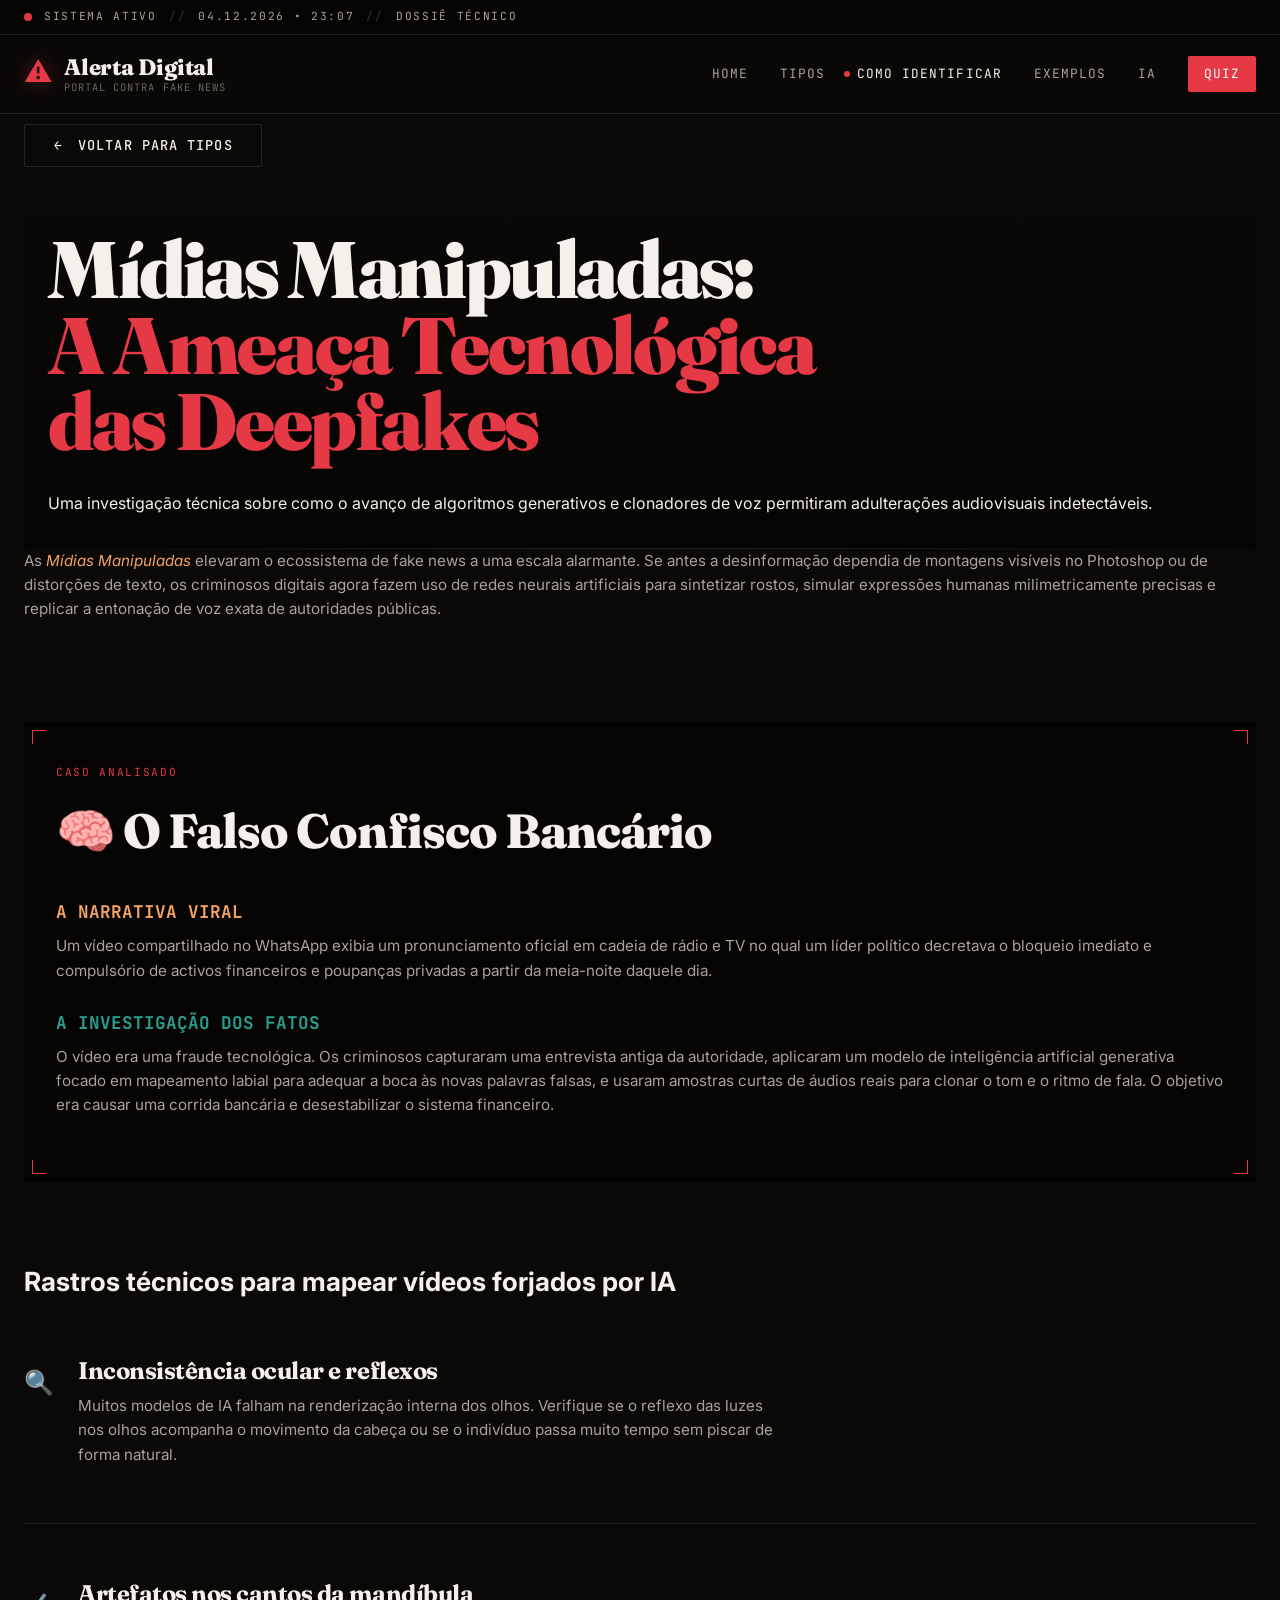
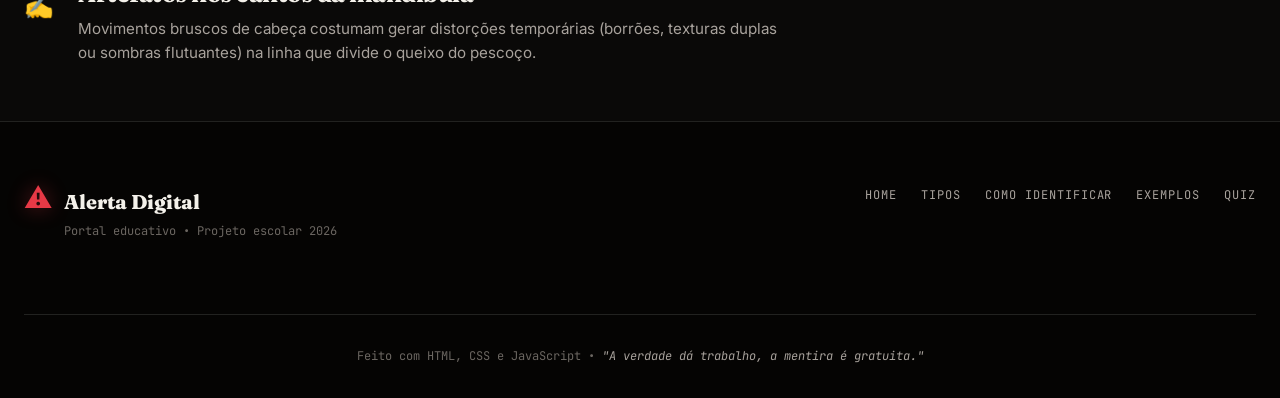
<file: tipo04.html>
<!DOCTYPE html>
<html lang="pt-BR">

<head>
    <meta charset="UTF-8">
    <meta name="viewport" content="width=device-width, initial-scale=1.0">
    <title>Relatório: Mídias Manipuladas</title>
    <link rel="stylesheet" href="style.css">
    <link rel="preconnect" href="https://fonts.googleapis.com">
    <link rel="preconnect" href="https://fonts.gstatic.com" crossorigin>
    <link
        href="https://fonts.googleapis.com/css2?family=Fraunces:opsz,wght@9..144,400;9..144,600;9..144,800;9..144,900&family=JetBrains+Mono:wght@400;500;700&family=Inter:wght@400;500;600&display=swap"
        rel="stylesheet">
</head>

<body>
    <div class="status-bar">
        <span class="status-dot"></span>
        <span class="status-text">SISTEMA ATIVO</span>
        <span class="status-divider">//</span>
        <span class="status-text" id="current-date"></span>
        <span class="status-divider">//</span>
        <span class="status-text">DOSSIÊ TÉCNICO</span>
    </div>

    <header class="main-header">
        <div class="container header-inner">
            <a href="index.html" class="logo">
                <span class="logo-mark">⚠</span>
                <span class="logo-text">
                    <span class="logo-title">Alerta Digital</span>
                    <span class="logo-sub">portal contra fake news</span>
                </span>
            </a>
            <nav class="main-nav" aria-label="Navegação principal">
                <a href="index.html" class="nav-link">Home</a>
                <a href="tipos.html" class="nav-link">Tipos</a>
                <a href="identificar.html" class="nav-link active">Como Identificar</a>
                <a href="exemplos.html" class="nav-link">Exemplos</a>
                <a href="ia.html" class="nav-link">IA</a>
                <a href="quiz.html" class="nav-link nav-cta">Quiz</a>
            </nav>
            <button class="menu-toggle" aria-label="Abrir menu" id="menuToggle">
                <span></span><span></span><span></span>
            </button>
        </div>
    </header>

    <main class="article-container">
        <div class="container">

            <div class="page-num">
                <a href="tipos.html" class="btn btn-ghost">
                    <span class="btn-arrow"
                        style="transform: rotate(180deg); display: inline-block; margin-right: 8px;">→</span>
                    Voltar para Tipos
                </a>
            </div>

            <section class="page-hero">
                <div class="container">
                    <h1 class="page-title">
                        Mídias Manipuladas:<br>
                        <span class="hero-title-emphasis" style="color: var(--color-alert);">A Ameaça Tecnológica das
                            Deepfakes</span>
                    </h1>
                    <p class="class-lead">
                        Uma investigação técnica sobre como o avanço de algoritmos generativos e clonadores de voz
                        permitiram adulterações audiovisuais indetectáveis.
                    </p>
                </div>
            </section>

            <div class="article-content definition-text"
                style="color: var(--text-primary); font-size: 1.1rem; line-height: 1.8;">

                <p class="type-desc">
                    As <em style="color: var(--color-amber);">Mídias Manipuladas</em> elevaram o ecossistema de fake
                    news a uma escala alarmante.
                    Se antes a desinformação dependia de montagens visíveis no Photoshop ou de distorções de texto, os
                    criminosos digitais agora fazem uso de redes neurais artificiais para sintetizar rostos, simular
                    expressões humanas milimetricamente precisas e replicar a entonação de voz exata de autoridades
                    públicas.
                </p>

                <div class="definition-card article-case-card"
                    style="margin: 3.5rem 0; text-align: left; max-width: 100%;">
                    <div class="card-corner card-corner-tl"></div>
                    <div class="card-corner card-corner-tr"></div>
                    <div class="card-corner card-corner-bl"></div>
                    <div class="card-corner card-corner-br"></div>

                    <span class="card-label">CASO ANALISADO</span>


                    <h3 class="case-title">
                        🧠 O Falso Confisco Bancário</h3>

                    <div class="case-sections">
                        <div class="case-block">
                            <h4
                                style="font-family: var(--font-mono);  color: var(--color-amber); text-transform: uppercase; margin-bottom: 0.4rem;">
                                A Narrativa Viral</h4>
                            <p class="type-desc">
                                Um vídeo compartilhado no WhatsApp exibia um pronunciamento oficial em cadeia de rádio e
                                TV no qual um líder político decretava o bloqueio imediato e compulsório de activos
                                financeiros e poupanças privadas a partir da meia-noite daquele dia.
                            </p>
                        </div>

                        <div class="case-block block-success">
                            <h4
                                style="font-family: var(--font-mono); color: var(--color-truth); text-transform: uppercase; margin-bottom: 0.4rem;">
                                A Investigação dos Fatos</h4>
                            <p class="type-desc">
                                O vídeo era uma fraude tecnológica. Os criminosos capturaram uma entrevista antiga da
                                autoridade, aplicaram um modelo de inteligência artificial generativa focado em
                                mapeamento labial para adequar a boca às novas palavras falsas, e usaram amostras curtas
                                de áudios reais para clonar o tom e o ritmo de fala. O objetivo era causar uma corrida
                                bancária e desestabilizar o sistema financeiro.
                            </p>
                        </div>
                    </div>
                </div>

                <h2 class="article-subtitle">
                    Rastros técnicos para mapear vídeos forjados por IA</h2>

                <div class="impact-list article-impacts">
                    <div class="impact-item">
                        <span class="impact-icon">🔍</span>
                        <div class="impact-content">
                            <h3 class="case-title">
                                Inconsistência ocular e reflexos</h3>
                            <p class="type-desc">
                                Muitos modelos de IA falham na renderização interna dos olhos. Verifique se o reflexo
                                das luzes nos olhos acompanha o movimento da cabeça ou se o indivíduo passa muito tempo
                                sem piscar de forma natural.
                            </p>
                        </div>
                    </div>
                    <div class="impact-item">
                        <span class="impact-icon">✍</span>
                        <div class="impact-content">
                            <h3 class="case-title"> Artefatos nos cantos da mandíbula</h3>
                            <p class="type-desc">
                                Movimentos bruscos de cabeça costumam gerar distorções temporárias (borrões, texturas
                                duplas ou sombras flutuantes) na linha que divide o queixo do pescoço.
                            </p>
                        </div>
                    </div>
                </div>
            </div>

        </div>
    </main>

    <footer class="main-footer">
        <div class="container footer-inner">
            <div class="footer-brand">
                <span class="logo-mark">⚠</span>
                <div>
                    <strong>Alerta Digital</strong>
                    <p>Portal educativo • Projeto escolar 2026</p>
                </div>
            </div>
            <nav class="footer-nav">
                <a href="index.html">Home</a>
                <a href="tipos.html">Tipos</a>
                <a href="identificar.html">Como Identificar</a>
                <a href="exemplos.html">Exemplos</a>
                <a href="quiz.html">Quiz</a>
            </nav>
            <p class="footer-credit">
                Feito com HTML, CSS e JavaScript •
                <em>"A verdade dá trabalho, a mentira é gratuita."</em>
            </p>
        </div>
    </footer>

    <script src="script.js"></script>
</body>

</html>
</file>
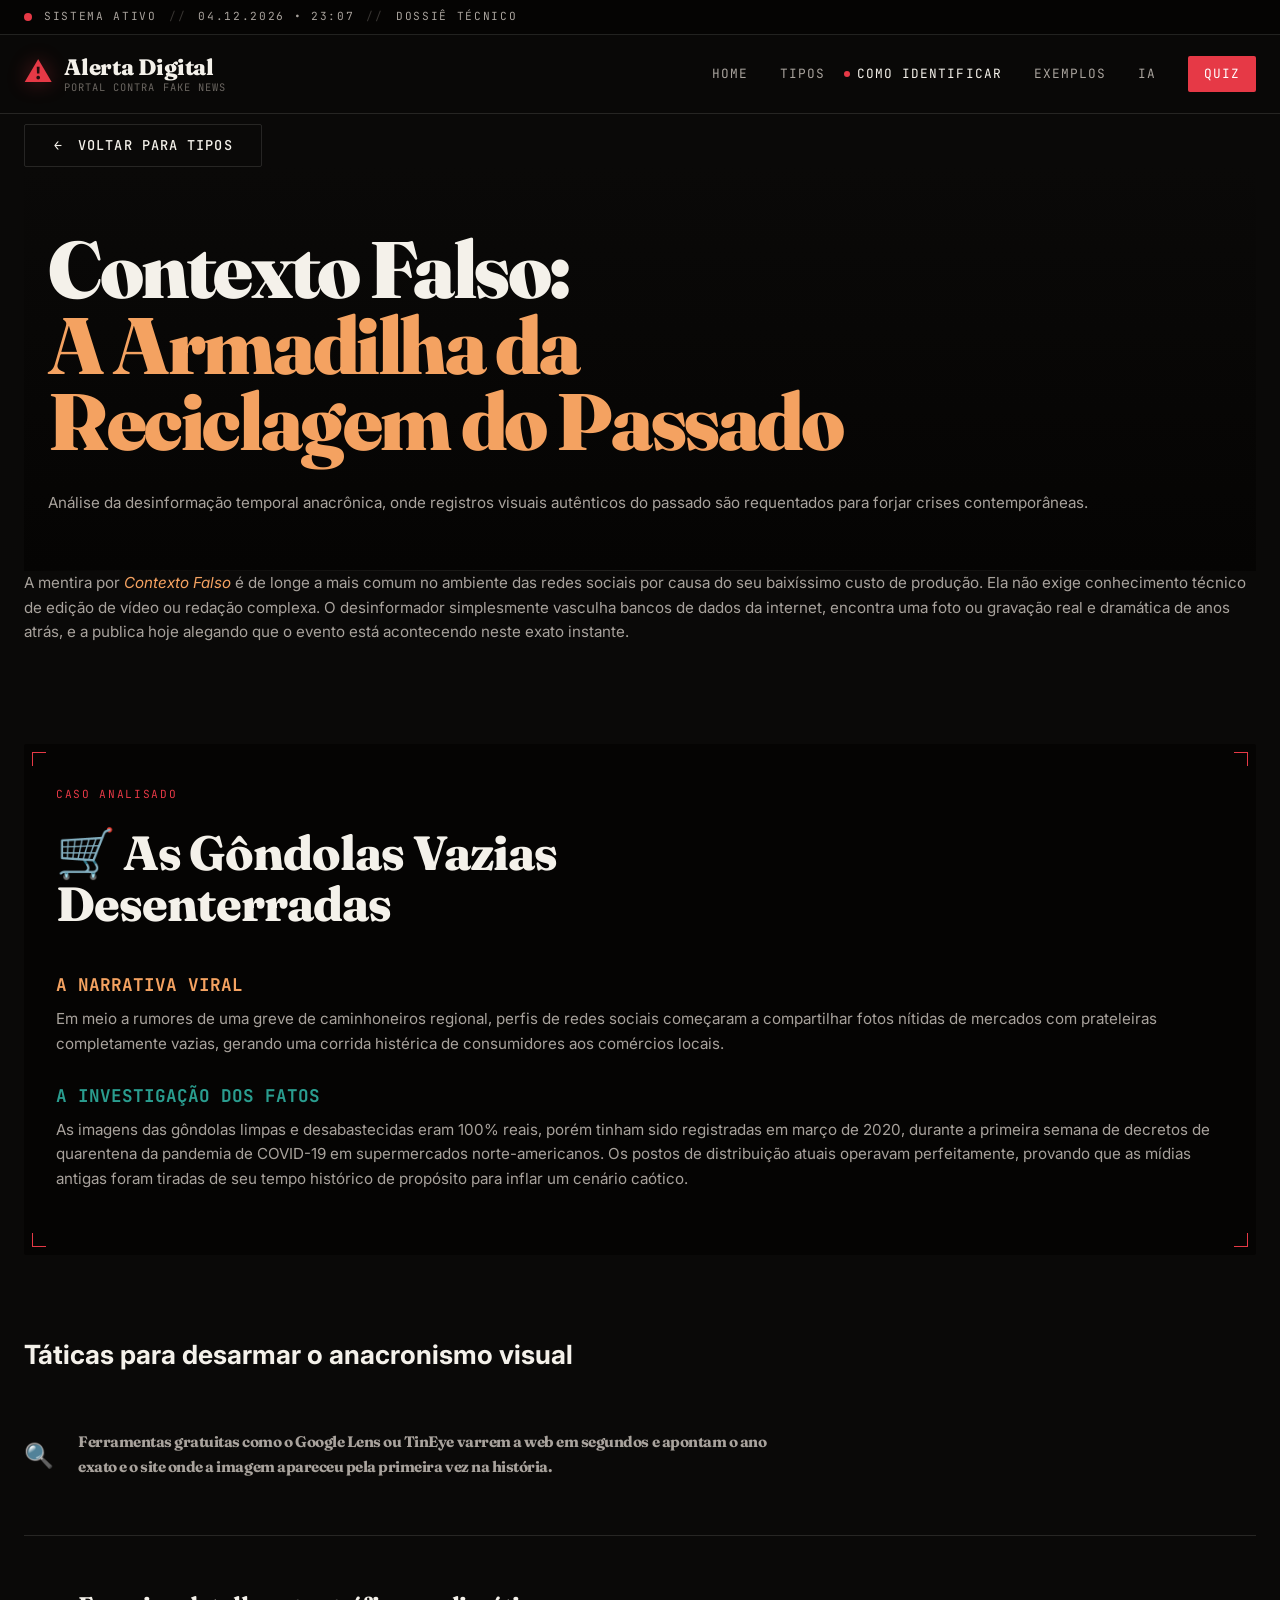
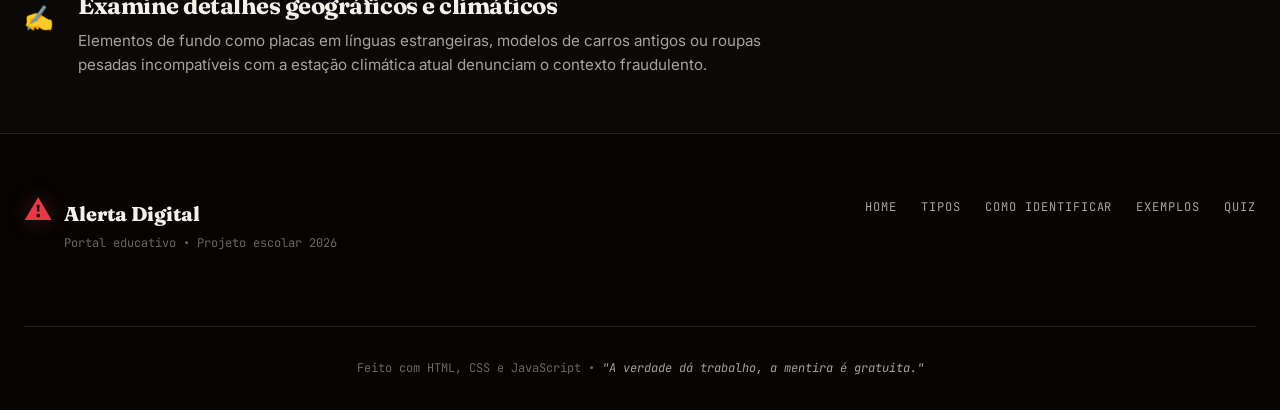
<file: tipo05.html>
<!DOCTYPE html>
<html lang="pt-BR">

<head>
    <meta charset="UTF-8">
    <meta name="viewport" content="width=device-width, initial-scale=1.0">
    <title>Relatório: Contexto Falso</title>
    <link rel="stylesheet" href="style.css">
    <link rel="preconnect" href="https://fonts.googleapis.com">
    <link rel="preconnect" href="https://fonts.gstatic.com" crossorigin>
    <link
        href="https://fonts.googleapis.com/css2?family=Fraunces:opsz,wght@9..144,400;9..144,600;9..144,800;9..144,900&family=JetBrains+Mono:wght@400;500;700&family=Inter:wght@400;500;600&display=swap"
        rel="stylesheet">
</head>

<body>
    <div class="status-bar">
        <span class="status-dot"></span>
        <span class="status-text">SISTEMA ATIVO</span>
        <span class="status-divider">//</span>
        <span class="status-text" id="current-date"></span>
        <span class="status-divider">//</span>
        <span class="status-text">DOSSIÊ TÉCNICO</span>
    </div>

    <header class="main-header">
        <div class="container header-inner">
            <a href="index.html" class="logo">
                <span class="logo-mark">⚠</span>
                <span class="logo-text">
                    <span class="logo-title">Alerta Digital</span>
                    <span class="logo-sub">portal contra fake news</span>
                </span>
            </a>
            <nav class="main-nav" aria-label="Navegação principal">
                <a href="index.html" class="nav-link">Home</a>
                <a href="tipos.html" class="nav-link">Tipos</a>
                <a href="identificar.html" class="nav-link active">Como Identificar</a>
                <a href="exemplos.html" class="nav-link">Exemplos</a>
                <a href="ia.html" class="nav-link">IA</a>
                <a href="quiz.html" class="nav-link nav-cta">Quiz</a>
            </nav>
            <button class="menu-toggle" aria-label="Abrir menu" id="menuToggle">
                <span></span><span></span><span></span>
            </button>
        </div>
    </header>

    <main class="article-container">
        <div class="container">

            <div class="page-num">
                <a href="tipos.html" class="btn btn-ghost">
                    <span class="btn-arrow"
                        style="transform: rotate(180deg); display: inline-block; margin-right: 8px;">→</span>
                    Voltar para Tipos
                </a>
            </div>

            <section class="page-hero">
                <div class="container">
                    <h1 class="page-title" class="page-title">
                        Contexto Falso:<br>
                        <span class="hero-title-emphasis" style="color: var(--color-amber);">A Armadilha da Reciclagem
                            do
                            Passado</span>
                    </h1>
                    <p class="type-desc">
                        Análise da desinformação temporal anacrônica, onde registros visuais autênticos do passado são
                        requentados para forjar crises contemporâneas.
                    </p>
                </div>
            </section>

            <div class="article-content definition-text"
                style="color: var(--text-primary); font-size: 1.1rem; line-height: 1.8;">

                <p class="type-desc">
                    A mentira por <em style="color: var(--color-amber);">Contexto Falso</em> é de longe a mais comum no
                    ambiente das redes sociais
                    por causa do seu baixíssimo custo de produção. Ela não exige conhecimento técnico de edição de vídeo
                    ou redação complexa. O desinformador simplesmente vasculha bancos de dados da internet, encontra uma
                    foto ou gravação real e dramática de anos atrás, e a publica hoje alegando que o evento está
                    acontecendo neste exato instante.
                </p>

                <div class="definition-card article-case-card"
                    style="margin: 3.5rem 0; text-align: left; max-width: 100%;">
                    <div class="card-corner card-corner-tl"></div>
                    <div class="card-corner card-corner-tr"></div>
                    <div class="card-corner card-corner-bl"></div>
                    <div class="card-corner card-corner-br"></div>

                    <span class="card-label">CASO ANALISADO</span>


                    <h3 class="case-title">
                        🛒 As Gôndolas Vazias Desenterradas</h3>

                    <div class="case-sections">
                        <div class="case-block">
                            <h4
                                style="font-family: var(--font-mono);  color: var(--color-amber); text-transform: uppercase; margin-bottom: 0.4rem;">
                                A Narrativa Viral</h4>
                            <p class="type-desc">
                                Em meio a rumores de uma greve de caminhoneiros regional, perfis de redes sociais
                                começaram a compartilhar fotos nítidas de mercados com prateleiras completamente vazias,
                                gerando uma corrida histérica de consumidores aos comércios locais.
                            </p>
                        </div>

                        <div class="case-block block-success">
                            <h4
                                style="font-family: var(--font-mono); color: var(--color-truth); text-transform: uppercase; margin-bottom: 0.4rem;">
                                A Investigação dos Fatos</h4>
                            <p class="type-desc">
                                As imagens das gôndolas limpas e desabastecidas eram 100% reais, porém tinham sido
                                registradas em março de 2020, durante a primeira semana de decretos de quarentena da
                                pandemia de COVID-19 em supermercados norte-americanos. Os postos de distribuição atuais
                                operavam perfeitamente, provando que as mídias antigas foram tiradas de seu tempo
                                histórico de propósito para inflar um cenário caótico.
                            </p>
                        </div>
                    </div>
                </div>

                <h2 class="article-subtitle">
                    Táticas para desarmar o anacronismo visual</h2>

                <div class="impact-list article-impacts">
                    <div class="impact-item">
                        <span class="impact-icon">🔍</span>
                        <div class="impact-content">
                            <h3 class="case-title">
                                <p class="type-desc">
                                    Ferramentas gratuitas como o Google Lens ou TinEye varrem a web em segundos e
                                    apontam o
                                    ano exato e o site onde a imagem apareceu pela primeira vez na história.
                                </p>
                        </div>
                    </div>
                    <div class="impact-item">
                        <span class="impact-icon">✍</span>
                        <div class="impact-content">
                            <h3 class="case-title">
                                Examine detalhes geográficos e climáticos</h3>
                            <p class="type-desc">
                                Elementos de fundo como placas em línguas estrangeiras, modelos de carros antigos ou
                                roupas pesadas incompatíveis com a estação climática atual denunciam o contexto
                                fraudulento.
                            </p>
                        </div>
                    </div>
                </div>
            </div>

        </div>
    </main>

    <footer class="main-footer">
        <div class="container footer-inner">
            <div class="footer-brand">
                <span class="logo-mark">⚠</span>
                <div>
                    <strong>Alerta Digital</strong>
                    <p>Portal educativo • Projeto escolar 2026</p>
                </div>
            </div>
            <nav class="footer-nav">
                <a href="index.html">Home</a>
                <a href="tipos.html">Tipos</a>
                <a href="identificar.html">Como Identificar</a>
                <a href="exemplos.html">Exemplos</a>
                <a href="quiz.html">Quiz</a>
            </nav>
            <p class="footer-credit">
                Feito com HTML, CSS e JavaScript •
                <em>"A verdade dá trabalho, a mentira é gratuita."</em>
            </p>
        </div>
    </footer>

    <script src="script.js"></script>
</body>

</html>
</file>
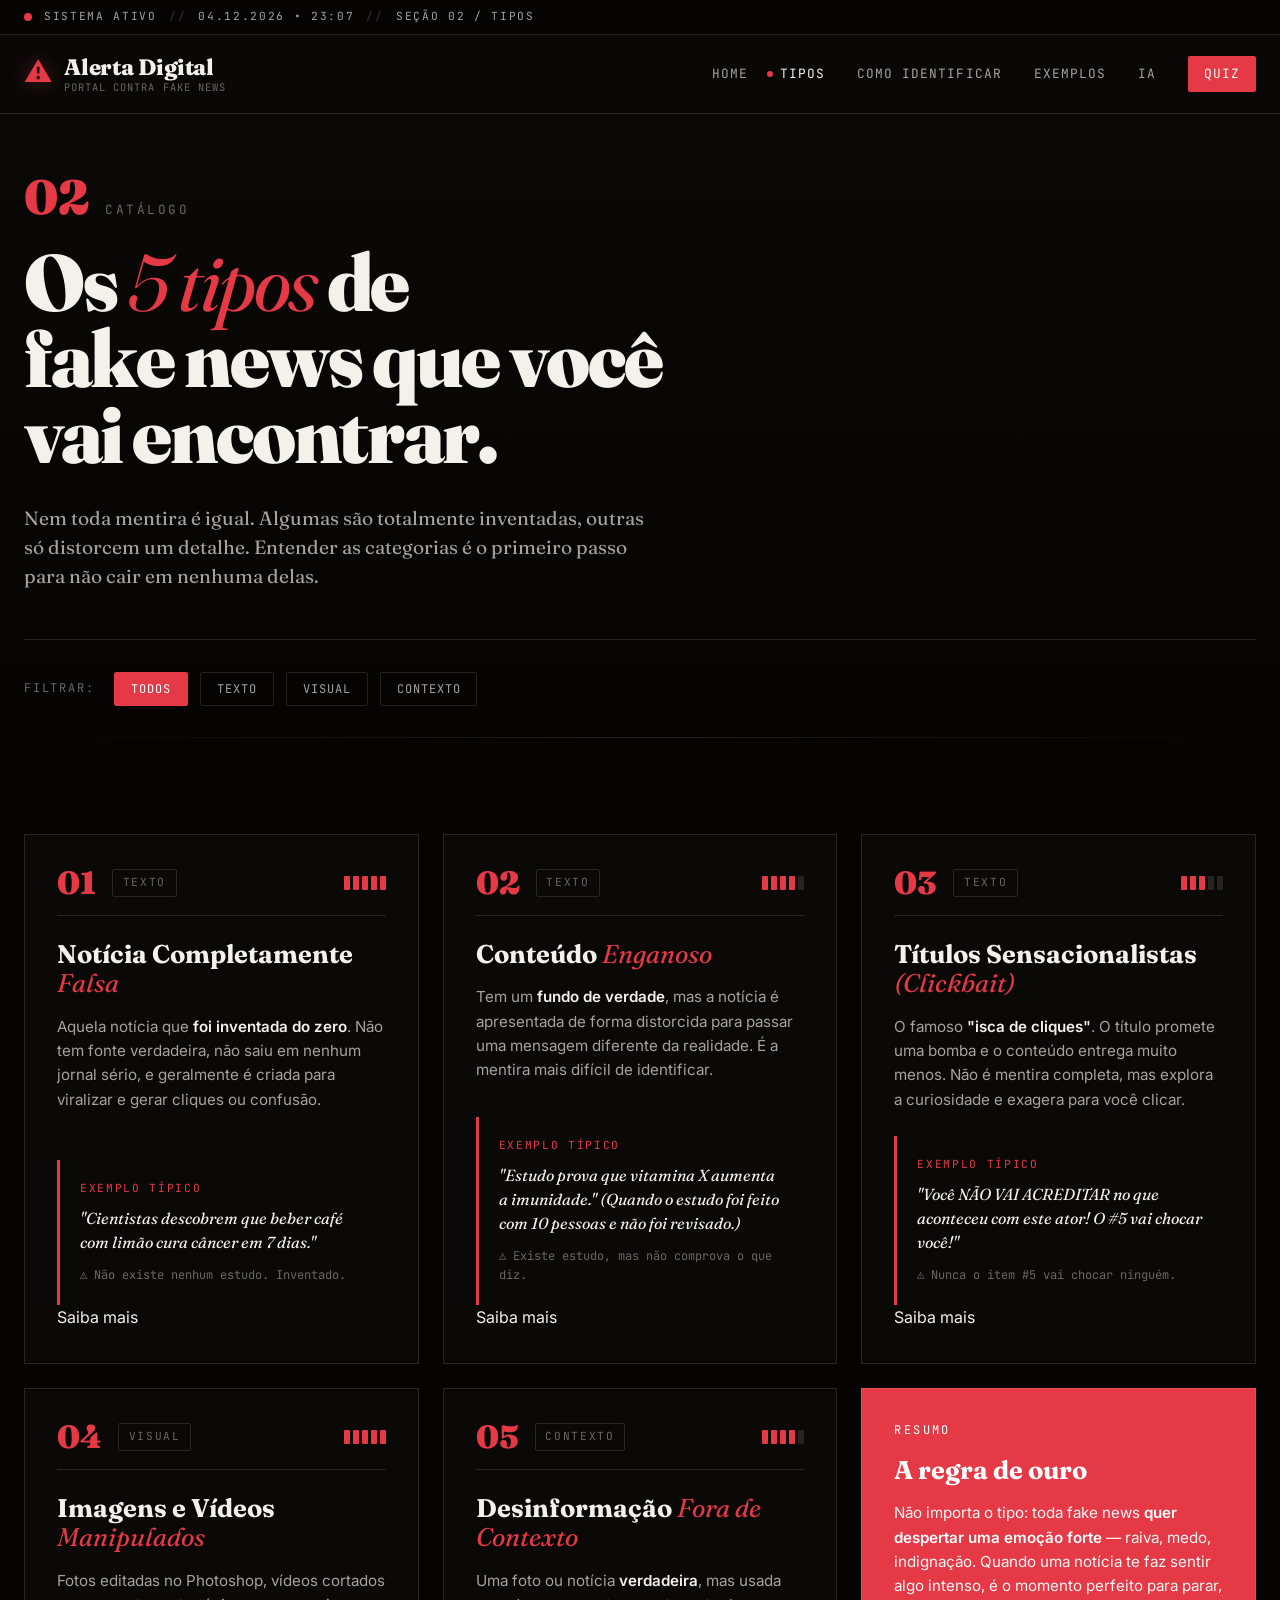
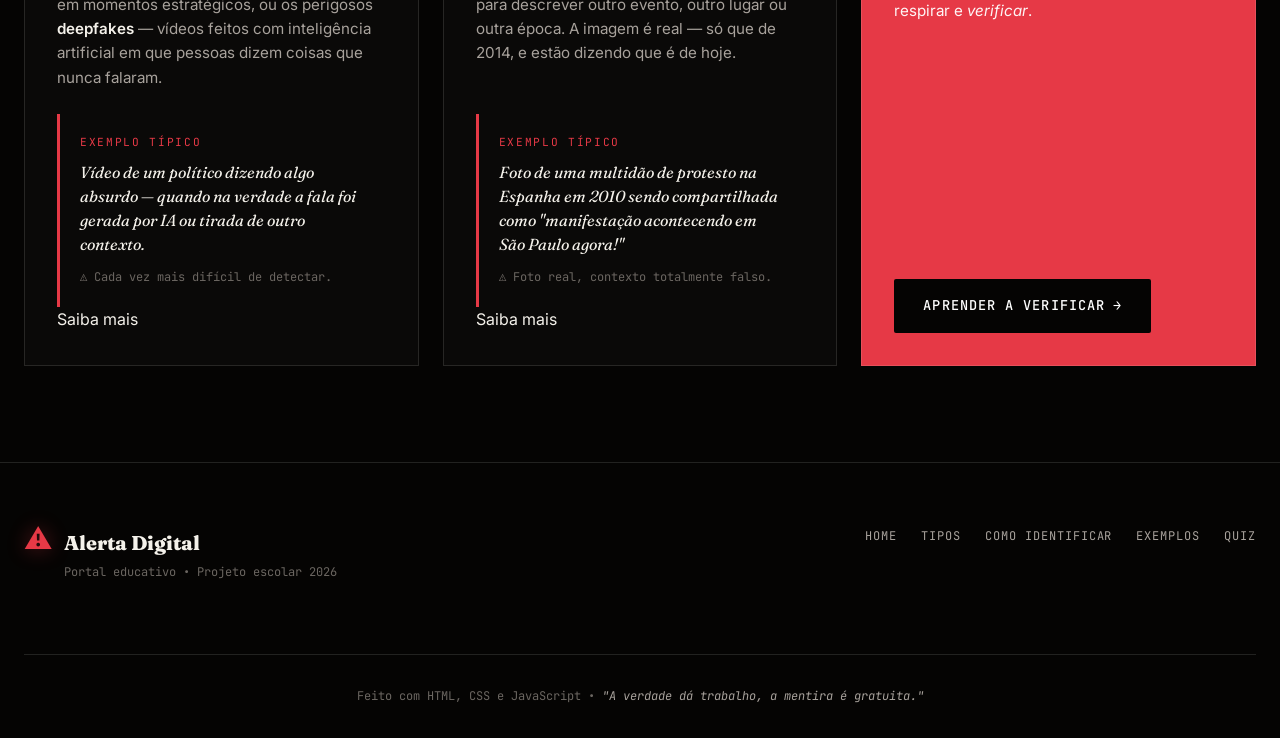
<file: tipos.html>
<!DOCTYPE html>
<!--
    Portal Alerta Digital - Tipos de Fake News
    Apresenta as principais categorias de desinformação
-->
<html lang="pt-BR">

<head>
    <meta charset="UTF-8">
    <meta name="viewport" content="width=device-width, initial-scale=1.0">
    <title>Tipos de Fake News — Alerta Digital</title>
    <link rel="stylesheet" href="style.css">
    <link rel="preconnect" href="https://fonts.googleapis.com">
    <link rel="preconnect" href="https://fonts.gstatic.com" crossorigin>
    <link
        href="https://fonts.googleapis.com/css2?family=Fraunces:opsz,wght@9..144,400;9..144,600;9..144,800;9..144,900&family=JetBrains+Mono:wght@400;500;700&family=Inter:wght@400;500;600&display=swap"
        rel="stylesheet">
</head>

<body>
    <div class="status-bar">
        <span class="status-dot"></span>
        <span class="status-text">SISTEMA ATIVO</span>
        <span class="status-divider">//</span>
        <span class="status-text" id="current-date"></span>
        <span class="status-divider">//</span>
        <span class="status-text">SEÇÃO 02 / TIPOS</span>
    </div>

    <header class="main-header">
        <div class="container header-inner">
            <a href="index.html" class="logo">
                <span class="logo-mark">⚠</span>
                <span class="logo-text">
                    <span class="logo-title">Alerta Digital</span>
                    <span class="logo-sub">portal contra fake news</span>
                </span>
            </a>
            <nav class="main-nav" aria-label="Navegação principal">
                <a href="index.html" class="nav-link">Home</a>
                <a href="tipos.html" class="nav-link active">Tipos</a>
                <a href="identificar.html" class="nav-link">Como Identificar</a>
                <a href="exemplos.html" class="nav-link">Exemplos</a>
                <a href="ia.html" class="nav-link">IA</a>
                <a href="quiz.html" class="nav-link nav-cta">Quiz</a>
            </nav>
            <button class="menu-toggle" aria-label="Abrir menu" id="menuToggle">
                <span></span><span></span><span></span>
            </button>
        </div>
    </header>

    <!-- Page Hero -->
    <section class="page-hero">
        <div class="container">
            <div class="page-hero-meta">
                <span class="page-num">02</span>
                <span class="page-eyebrow">CATÁLOGO</span>
            </div>
            <h1 class="page-title">
                Os <em>5 tipos</em> de<br>
                fake news que você<br>
                vai encontrar.
            </h1>
            <p class="page-lead">
                Nem toda mentira é igual. Algumas são totalmente inventadas, outras só
                distorcem um detalhe. Entender as categorias é o primeiro passo para
                não cair em nenhuma delas.
            </p>

            <!-- Filtro -->
            <div class="filter-bar" role="tablist" aria-label="Filtrar tipos de fake news">
                <span class="filter-label">FILTRAR:</span>
                <button class="filter-btn active" data-filter="all">Todos</button>
                <button class="filter-btn" data-filter="texto">Texto</button>
                <button class="filter-btn" data-filter="visual">Visual</button>
                <button class="filter-btn" data-filter="contexto">Contexto</button>
            </div>
        </div>
    </section>

    <!-- Tipos -->
    <section class="section section-types">
        <div class="container">
            <div class="types-grid" id="typesGrid">

                <!-- Tipo 01 -->
                <article class="type-card" data-category="texto">
                    <div class="type-header">
                        <span class="type-num">01</span>
                        <span class="type-tag">TEXTO</span>
                        <span class="type-severity" data-level="5" title="Nível de perigo: 5/5">
                            <span></span><span></span><span></span><span></span><span></span>
                        </span>
                    </div>
                    <h2 class="type-title">Notícia Completamente <em>Falsa</em></h2>
                    <p class="type-desc">
                        Aquela notícia que <strong>foi inventada do zero</strong>. Não tem fonte
                        verdadeira, não saiu em nenhum jornal sério, e geralmente é criada para
                        viralizar e gerar cliques ou confusão.
                    </p>
                    <div class="type-example">
                        <span class="example-label">EXEMPLO TÍPICO</span>
                        <p>"Cientistas descobrem que beber café com limão cura câncer em 7 dias."</p>
                        <span class="example-tag">⚠ Não existe nenhum estudo. Inventado.</span>
                    </div>

                    <!-- Botão Adicionado Aqui -->
                    <div class="type-actions">
                        <a href="tipo01.html" class="btn-more">Saiba mais</a>
                    </div>
                </article>

                <!-- Tipo 02 -->
                <article class="type-card" data-category="texto">
                    <div class="type-header">
                        <span class="type-num">02</span>
                        <span class="type-tag">TEXTO</span>
                        <span class="type-severity" data-level="4" title="Nível de perigo: 4/5">
                            <span></span><span></span><span></span><span></span><span></span>
                        </span>
                    </div>
                    <h2 class="type-title">Conteúdo <em>Enganoso</em></h2>
                    <p class="type-desc">
                        Tem um <strong>fundo de verdade</strong>, mas a notícia é apresentada de
                        forma distorcida para passar uma mensagem diferente da realidade. É a mentira
                        mais difícil de identificar.
                    </p>
                    <div class="type-example">
                        <span class="example-label">EXEMPLO TÍPICO</span>
                        <p>"Estudo prova que vitamina X aumenta a imunidade." (Quando o estudo
                            foi feito com 10 pessoas e não foi revisado.)</p>
                        <span class="example-tag">⚠ Existe estudo, mas não comprova o que diz.</span>
                    </div>
                    <!-- Botão Adicionado Aqui -->
                    <div class="type-actions">
                        <a href="tipo02.html" class="btn-more">Saiba mais</a>
                    </div>
                </article>

                <!-- Tipo 03 -->
                <article class="type-card" data-category="texto">
                    <div class="type-header">
                        <span class="type-num">03</span>
                        <span class="type-tag">TEXTO</span>
                        <span class="type-severity" data-level="3" title="Nível de perigo: 3/5">
                            <span></span><span></span><span></span><span></span><span></span>
                        </span>
                    </div>
                    <h2 class="type-title">Títulos Sensacionalistas <em>(Clickbait)</em></h2>
                    <p class="type-desc">
                        O famoso <strong>"isca de cliques"</strong>. O título promete uma bomba e
                        o conteúdo entrega muito menos. Não é mentira completa, mas explora a
                        curiosidade e exagera para você clicar.
                    </p>
                    <div class="type-example">
                        <span class="example-label">EXEMPLO TÍPICO</span>
                        <p>"Você NÃO VAI ACREDITAR no que aconteceu com este ator! O #5 vai
                            chocar você!"</p>
                        <span class="example-tag">⚠ Nunca o item #5 vai chocar ninguém.</span>
                    </div>
                    <!-- Botão Adicionado Aqui -->
                    <div class="type-actions">
                        <a href="tipo03.html" class="btn-more">Saiba mais</a>
                    </div>
                </article>

                <!-- Tipo 04 -->
                <article class="type-card" data-category="visual">
                    <div class="type-header">
                        <span class="type-num">04</span>
                        <span class="type-tag">VISUAL</span>
                        <span class="type-severity" data-level="5" title="Nível de perigo: 5/5">
                            <span></span><span></span><span></span><span></span><span></span>
                        </span>
                    </div>
                    <h2 class="type-title">Imagens e Vídeos <em>Manipulados</em></h2>
                    <p class="type-desc">
                        Fotos editadas no Photoshop, vídeos cortados em momentos estratégicos,
                        ou os perigosos <strong>deepfakes</strong> — vídeos feitos com inteligência
                        artificial em que pessoas dizem coisas que nunca falaram.
                    </p>
                    <div class="type-example">
                        <span class="example-label">EXEMPLO TÍPICO</span>
                        <p>Vídeo de um político dizendo algo absurdo — quando na verdade
                            a fala foi gerada por IA ou tirada de outro contexto.</p>
                        <span class="example-tag">⚠ Cada vez mais difícil de detectar.</span>
                    </div>
                    <!-- Botão Adicionado Aqui -->
                    <div class="type-actions">
                        <a href="tipo04.html" class="btn-more">Saiba mais</a>
                    </div>
                </article>

                <!-- Tipo 05 -->
                <article class="type-card" data-category="contexto">
                    <div class="type-header">
                        <span class="type-num">05</span>
                        <span class="type-tag">CONTEXTO</span>
                        <span class="type-severity" data-level="4" title="Nível de perigo: 4/5">
                            <span></span><span></span><span></span><span></span><span></span>
                        </span>
                    </div>
                    <h2 class="type-title">Desinformação <em>Fora de Contexto</em></h2>
                    <p class="type-desc">
                        Uma foto ou notícia <strong>verdadeira</strong>, mas usada para descrever
                        outro evento, outro lugar ou outra época. A imagem é real — só que de
                        2014, e estão dizendo que é de hoje.
                    </p>
                    <div class="type-example">
                        <span class="example-label">EXEMPLO TÍPICO</span>
                        <p>Foto de uma multidão de protesto na Espanha em 2010 sendo
                            compartilhada como "manifestação acontecendo em São Paulo agora!"</p>
                        <span class="example-tag">⚠ Foto real, contexto totalmente falso.</span>
                    </div>
                    <!-- Botão Adicionado Aqui -->
                    <div class="type-actions">
                        <a href="tipo05.html" class="btn-more">Saiba mais</a>
                    </div>
                </article>

                <!-- Card Bônus / Resumo -->
                <article class="type-card type-card-summary" data-category="all">
                    <span class="summary-eyebrow">RESUMO</span>
                    <h2 class="type-title">A regra de ouro</h2>
                    <p class="type-desc">
                        Não importa o tipo: toda fake news <strong>quer despertar uma emoção forte</strong>
                        — raiva, medo, indignação. Quando uma notícia te faz sentir algo intenso,
                        é o momento perfeito para parar, respirar e <em>verificar</em>.
                    </p>
                    <a href="identificar.html" class="btn btn-primary btn-card">
                        Aprender a verificar <span class="btn-arrow">→</span>
                    </a>
                </article>

            </div>
        </div>
    </section>

    <!-- Footer -->
    <footer class="main-footer">
        <div class="container footer-inner">
            <div class="footer-brand">
                <span class="logo-mark">⚠</span>
                <div>
                    <strong>Alerta Digital</strong>
                    <p>Portal educativo • Projeto escolar 2026</p>
                </div>
            </div>
            <nav class="footer-nav">
                <a href="index.html">Home</a>
                <a href="tipos.html">Tipos</a>
                <a href="identificar.html">Como Identificar</a>
                <a href="exemplos.html">Exemplos</a>
                <a href="quiz.html">Quiz</a>
            </nav>
            <p class="footer-credit">
                Feito com HTML, CSS e JavaScript •
                <em>"A verdade dá trabalho, a mentira é gratuita."</em>
            </p>
        </div>
    </footer>

    <script src="script.js"></script>
</body>

</html>
</file>
<file: style.css>
/* ==========================================================================
   PORTAL ALERTA DIGITAL — Folha de Estilos Principal
   Estética: Editorial dark + cyber-investigativo + tipografia serif
   ========================================================================== */

/* --- Variáveis (cores, tipografia, espaçamentos) --- */
:root {
    /* Cores principais */
    --bg-dark: #0a0908;
    --bg-darker: #050403;
    --bg-paper: #f4f1ea;
    --bg-paper-dim: #ebe5d9;

    /* Acentos */
    --color-alert: #e63946;
    --color-alert-dim: #b51e2c;
    --color-amber: #f4a261;
    --color-truth: #2a9d8f;

    /* Texto */
    --text-primary: #f4f1ea;
    --text-secondary: #a8a29c;
    --text-dim: #6b6661;
    --text-on-paper: #1a1714;
    --text-on-paper-dim: #5a544c;

    /* Linhas / bordas */
    --line-dark: rgba(244, 241, 234, 0.12);
    --line-light: rgba(26, 23, 20, 0.12);

    /* Tipografia */
    --font-serif: 'Fraunces', Georgia, 'Times New Roman', serif;
    --font-mono: 'JetBrains Mono', 'Courier New', monospace;
    --font-sans: 'Inter', -apple-system, BlinkMacSystemFont, sans-serif;

    /* Espaçamentos */
    --container-max: 1280px;
    --space-xs: 0.5rem;
    --space-sm: 1rem;
    --space-md: 2rem;
    --space-lg: 4rem;
    --space-xl: 6rem;
    --space-xxl: 8rem;
}

/* --- Reset --- */
*, *::before, *::after {
    box-sizing: border-box;
    margin: 0;
    padding: 0;
}

html {
    scroll-behavior: smooth;
    -webkit-text-size-adjust: 100%;
}

body {
    font-family: var(--font-sans);
    background: var(--bg-dark);
    color: var(--text-primary);
    line-height: 1.6;
    -webkit-font-smoothing: antialiased;
    -moz-osx-font-smoothing: grayscale;
    overflow-x: hidden;
}

img {
    max-width: 100%;
    display: block;
}

a {
    color: inherit;
    text-decoration: none;
}

button {
    font-family: inherit;
    border: none;
    background: none;
    cursor: pointer;
    color: inherit;
}

/* --- Container --- */
.container {
    width: 100%;
    max-width: var(--container-max);
    margin: 0 auto;
    padding: 0 1.5rem;
}

/* ==========================================================================
   STATUS BAR (topo)
   ========================================================================== */
.status-bar {
    background: var(--bg-darker);
    color: var(--text-secondary);
    font-family: var(--font-mono);
    font-size: 0.7rem;
    letter-spacing: 0.15em;
    padding: 0.5rem 1.5rem;
    display: flex;
    align-items: center;
    gap: 0.75rem;
    border-bottom: 1px solid var(--line-dark);
    text-transform: uppercase;
    overflow-x: auto;
    white-space: nowrap;
}

.status-dot {
    width: 8px;
    height: 8px;
    border-radius: 50%;
    background: var(--color-alert);
    box-shadow: 0 0 0 0 var(--color-alert);
    animation: pulse 2s infinite;
    flex-shrink: 0;
}

@keyframes pulse {
    0% { box-shadow: 0 0 0 0 rgba(230, 57, 70, 0.7); }
    70% { box-shadow: 0 0 0 8px rgba(230, 57, 70, 0); }
    100% { box-shadow: 0 0 0 0 rgba(230, 57, 70, 0); }
}

.status-divider {
    color: var(--text-dim);
    opacity: 0.5;
}

/* ==========================================================================
   HEADER + NAVEGAÇÃO
   ========================================================================== */
.main-header {
    background: var(--bg-dark);
    border-bottom: 1px solid var(--line-dark);
    position: sticky;
    top: 0;
    z-index: 100;
    backdrop-filter: blur(10px);
    background: rgba(10, 9, 8, 0.95);
}

.header-inner {
    display: flex;
    align-items: center;
    justify-content: space-between;
    padding: 1.25rem 1.5rem;
    gap: 2rem;
}

.logo {
    display: flex;
    align-items: center;
    gap: 0.75rem;
    color: var(--text-primary);
    flex-shrink: 0;
}

.logo-mark {
    font-size: 1.75rem;
    color: var(--color-alert);
    line-height: 1;
    transform: translateY(-2px);
    text-shadow: 0 0 20px rgba(230, 57, 70, 0.4);
}

.logo-text {
    display: flex;
    flex-direction: column;
    line-height: 1.1;
}

.logo-title {
    font-family: var(--font-serif);
    font-weight: 800;
    font-size: 1.4rem;
    letter-spacing: -0.01em;
}

.logo-sub {
    font-family: var(--font-mono);
    font-size: 0.65rem;
    color: var(--text-dim);
    letter-spacing: 0.1em;
    text-transform: uppercase;
    margin-top: 2px;
}

.main-nav {
    display: flex;
    align-items: center;
    gap: 2rem;
}

.nav-link {
    font-family: var(--font-mono);
    font-size: 0.8rem;
    text-transform: uppercase;
    letter-spacing: 0.08em;
    color: var(--text-secondary);
    transition: color 0.2s ease;
    position: relative;
    padding: 0.25rem 0;
}

.nav-link:hover {
    color: var(--text-primary);
}

.nav-link.active {
    color: var(--text-primary);
}

.nav-link.active::before {
    content: '';
    position: absolute;
    left: -0.85rem;
    top: 50%;
    transform: translateY(-50%);
    width: 6px;
    height: 6px;
    background: var(--color-alert);
    border-radius: 50%;
}

.nav-link.nav-cta {
    background: var(--color-alert);
    color: white;
    padding: 0.5rem 1rem;
    border-radius: 2px;
}

.nav-link.nav-cta:hover {
    background: var(--color-alert-dim);
    color: white;
}

.nav-link.nav-cta.active::before {
    display: none;
}

/* Menu mobile */
.menu-toggle {
    display: none;
    flex-direction: column;
    gap: 4px;
    padding: 0.5rem;
}

.menu-toggle span {
    width: 24px;
    height: 2px;
    background: var(--text-primary);
    transition: all 0.3s ease;
}

.menu-toggle.open span:nth-child(1) {
    transform: rotate(45deg) translate(4px, 5px);
}
.menu-toggle.open span:nth-child(2) {
    opacity: 0;
}
.menu-toggle.open span:nth-child(3) {
    transform: rotate(-45deg) translate(4px, -5px);
}

/* ==========================================================================
   HERO (página inicial)
   ========================================================================== */
.hero {
    position: relative;
    padding: var(--space-xl) 0 var(--space-lg);
    overflow: hidden;
    background: linear-gradient(180deg, var(--bg-dark) 0%, #110d0c 100%);
}

.hero-grid-overlay {
    position: absolute;
    inset: 0;
    background-image:
        linear-gradient(var(--line-dark) 1px, transparent 1px),
        linear-gradient(90deg, var(--line-dark) 1px, transparent 1px);
    background-size: 80px 80px;
    opacity: 0.5;
    mask-image: radial-gradient(ellipse at center, black 30%, transparent 80%);
    -webkit-mask-image: radial-gradient(ellipse at center, black 30%, transparent 80%);
    pointer-events: none;
}

.hero-inner {
    position: relative;
    z-index: 1;
}

.hero-meta {
    display: flex;
    align-items: center;
    gap: 1rem;
    margin-bottom: 2.5rem;
    font-family: var(--font-mono);
    font-size: 0.75rem;
    letter-spacing: 0.15em;
}

.hero-tag {
    color: var(--color-alert);
    font-weight: 700;
    text-transform: uppercase;
}

.hero-tag-line {
    flex: 0 0 60px;
    height: 1px;
    background: var(--text-dim);
}

.hero-tag-sub {
    color: var(--text-dim);
    text-transform: uppercase;
}

.hero-title {
    font-family: var(--font-serif);
    font-weight: 900;
    font-size: clamp(2.8rem, 9vw, 7rem);
    line-height: 0.95;
    letter-spacing: -0.03em;
    margin-bottom: 2rem;
    max-width: 900px;
}

.hero-title-line {
    display: block;
    animation: slideUp 0.8s cubic-bezier(0.2, 0.9, 0.3, 1) backwards;
}

.hero-title-line:nth-child(1) { animation-delay: 0.1s; }
.hero-title-line:nth-child(2) { animation-delay: 0.2s; }
.hero-title-line:nth-child(3) { animation-delay: 0.3s; }

.hero-title em {
    font-style: italic;
    color: var(--color-alert);
    font-weight: 400;
}

.hero-title-emphasis {
    display: block;
}

.redacted {
    position: relative;
    color: transparent;
    padding: 0 0.3em;
}

.redacted::before {
    content: '';
    position: absolute;
    inset: 0;
    background: var(--color-alert);
    z-index: -1;
    transform: skewX(-3deg);
}

.redacted::after {
    content: 'verdade';
    position: absolute;
    inset: 0;
    color: white;
    z-index: 1;
    display: flex;
    align-items: center;
    justify-content: center;
}

@keyframes slideUp {
    from {
        opacity: 0;
        transform: translateY(30px);
    }
    to {
        opacity: 1;
        transform: translateY(0);
    }
}

.hero-lead {
    font-family: var(--font-serif);
    font-size: clamp(1.1rem, 1.8vw, 1.35rem);
    line-height: 1.5;
    color: var(--text-secondary);
    max-width: 640px;
    margin-bottom: 2.5rem;
    animation: slideUp 0.8s cubic-bezier(0.2, 0.9, 0.3, 1) 0.5s backwards;
}

.hero-lead strong {
    color: var(--text-primary);
    font-weight: 600;
}

.hero-actions {
    display: flex;
    flex-wrap: wrap;
    gap: 1rem;
    margin-bottom: var(--space-lg);
    animation: slideUp 0.8s cubic-bezier(0.2, 0.9, 0.3, 1) 0.6s backwards;
}

/* Stats */
.hero-stats {
    display: grid;
    grid-template-columns: repeat(auto-fit, minmax(220px, 1fr));
    gap: 1.5rem;
    padding-top: 3rem;
    border-top: 1px solid var(--line-dark);
    animation: slideUp 0.8s cubic-bezier(0.2, 0.9, 0.3, 1) 0.7s backwards;
}

.stat {
    display: flex;
    flex-direction: column;
    gap: 0.25rem;
}

.stat-number {
    font-family: var(--font-serif);
    font-size: clamp(2.5rem, 5vw, 3.5rem);
    font-weight: 900;
    color: var(--color-alert);
    line-height: 1;
    display: inline-block;
}

.stat-percent, .stat-suffix {
    font-family: var(--font-serif);
    font-size: clamp(1.8rem, 3vw, 2.2rem);
    font-weight: 600;
    color: var(--color-alert);
    margin-left: 0.1em;
}

.stat-label {
    font-size: 0.85rem;
    color: var(--text-secondary);
    line-height: 1.4;
    margin-top: 0.5rem;
    max-width: 240px;
}

/* ==========================================================================
   BOTÕES
   ========================================================================== */
.btn {
    display: inline-flex;
    align-items: center;
    gap: 0.5rem;
    padding: 0.95rem 1.75rem;
    font-family: var(--font-mono);
    font-size: 0.85rem;
    font-weight: 500;
    text-transform: uppercase;
    letter-spacing: 0.08em;
    border-radius: 2px;
    transition: all 0.25s ease;
    cursor: pointer;
    border: 1px solid transparent;
}

.btn-primary {
    background: var(--color-alert);
    color: white;
}

.btn-primary:hover {
    background: var(--color-alert-dim);
    transform: translateY(-2px);
    box-shadow: 0 8px 20px rgba(230, 57, 70, 0.3);
}

.btn-ghost {
    background: transparent;
    color: var(--text-primary);
    border-color: var(--line-dark);
}

.btn-ghost:hover {
    border-color: var(--text-secondary);
    background: rgba(244, 241, 234, 0.05);
}

.btn-large {
    padding: 1.15rem 2.5rem;
    font-size: 0.95rem;
}

.btn-arrow {
    transition: transform 0.25s ease;
}

.btn:hover .btn-arrow {
    transform: translateX(4px);
}

.btn-card {
    margin-top: 1.5rem;
    align-self: flex-start;
}

/* ==========================================================================
   SEÇÕES GENÉRICAS
   ========================================================================== */
.section {
    padding: var(--space-xl) 0;
    position: relative;
}

.section-light {
    background: var(--bg-paper);
    color: var(--text-on-paper);
}

.section-dark {
    background: var(--bg-darker);
}

.section-impact {
    background: linear-gradient(180deg, var(--bg-darker) 0%, #1a0e0d 100%);
    position: relative;
}

.section-impact::before {
    content: '';
    position: absolute;
    top: 0;
    left: 0;
    width: 100%;
    height: 1px;
    background: linear-gradient(90deg, transparent, var(--color-alert), transparent);
    opacity: 0.5;
}

.section-header {
    margin-bottom: 4rem;
    max-width: 800px;
}

.section-number {
    font-family: var(--font-mono);
    font-size: 0.85rem;
    color: var(--color-alert);
    letter-spacing: 0.15em;
    display: block;
    margin-bottom: 0.5rem;
}

.section-eyebrow {
    font-family: var(--font-mono);
    font-size: 0.7rem;
    letter-spacing: 0.2em;
    color: var(--text-dim);
    text-transform: uppercase;
    display: block;
    margin-bottom: 1.5rem;
}

.section-title {
    font-family: var(--font-serif);
    font-weight: 900;
    font-size: clamp(2.2rem, 5vw, 4rem);
    line-height: 1;
    letter-spacing: -0.02em;
}

.section-title em {
    font-style: italic;
    font-weight: 400;
    color: var(--color-alert);
}

.section-light .section-eyebrow {
    color: var(--text-on-paper-dim);
}

/* ==========================================================================
   SEÇÃO: Definição
   ========================================================================== */
.definition-grid {
    display: grid;
    grid-template-columns: 1.3fr 1fr;
    gap: 4rem;
    align-items: start;
}

.definition-text {
    display: flex;
    flex-direction: column;
    gap: 1.25rem;
    font-size: 1.05rem;
    line-height: 1.7;
    color: var(--text-on-paper-dim);
}

.lead-paragraph {
    font-family: var(--font-serif);
    font-size: 1.4rem !important;
    color: var(--text-on-paper) !important;
    line-height: 1.45 !important;
}

.definition-text strong {
    color: var(--text-on-paper);
    font-weight: 600;
}

.definition-card {
    background: var(--bg-darker);
    color: var(--text-primary);
    padding: 2.5rem 2rem;
    position: relative;
    border-radius: 2px;
}

.card-corner {
    position: absolute;
    width: 14px;
    height: 14px;
    border: 1px solid var(--color-alert);
}
.card-corner-tl { top: 8px; left: 8px; border-right: none; border-bottom: none; }
.card-corner-tr { top: 8px; right: 8px; border-left: none; border-bottom: none; }
.card-corner-bl { bottom: 8px; left: 8px; border-right: none; border-top: none; }
.card-corner-br { bottom: 8px; right: 8px; border-left: none; border-top: none; }

.card-label {
    font-family: var(--font-mono);
    font-size: 0.7rem;
    color: var(--color-alert);
    letter-spacing: 0.15em;
    display: block;
    margin-bottom: 1.5rem;
}

.card-quote {
    font-family: var(--font-serif);
    font-style: italic;
    font-size: 1.15rem;
    line-height: 1.5;
    margin-bottom: 1.25rem;
}

.card-author {
    font-family: var(--font-mono);
    font-size: 0.75rem;
    color: var(--text-dim);
}

/* ==========================================================================
   SEÇÃO: Explore Cards
   ========================================================================== */
.explore-grid {
    display: grid;
    grid-template-columns: repeat(auto-fit, minmax(260px, 1fr));
    gap: 1.5rem;
}

.explore-card {
    background: rgba(244, 241, 234, 0.02);
    border: 1px solid var(--line-dark);
    padding: 2rem 1.75rem 2rem;
    display: flex;
    flex-direction: column;
    gap: 0.75rem;
    transition: all 0.3s ease;
    position: relative;
    overflow: hidden;
}

.explore-card::before {
    content: '';
    position: absolute;
    top: 0;
    left: 0;
    width: 0;
    height: 2px;
    background: var(--color-alert);
    transition: width 0.4s ease;
}

.explore-card:hover {
    background: rgba(230, 57, 70, 0.03);
    border-color: rgba(230, 57, 70, 0.3);
    transform: translateY(-4px);
}

.explore-card:hover::before {
    width: 100%;
}

.explore-card-num {
    font-family: var(--font-mono);
    font-size: 0.75rem;
    color: var(--color-alert);
    letter-spacing: 0.15em;
}

.explore-card-title {
    font-family: var(--font-serif);
    font-size: 1.5rem;
    font-weight: 700;
    line-height: 1.1;
    color: var(--text-primary);
}

.explore-card-desc {
    font-size: 0.95rem;
    color: var(--text-secondary);
    line-height: 1.5;
    flex: 1;
    margin-bottom: 0.5rem;
}

.explore-card-cta {
    font-family: var(--font-mono);
    font-size: 0.8rem;
    text-transform: uppercase;
    letter-spacing: 0.1em;
    color: var(--text-primary);
    margin-top: auto;
    display: flex;
    align-items: center;
    gap: 0.5rem;
}

.explore-card-cta::after {
    content: '→';
    transition: transform 0.25s ease;
}

.explore-card:hover .explore-card-cta::after {
    transform: translateX(4px);
}

.explore-card-highlight {
    background: rgba(230, 57, 70, 0.06);
    border-color: rgba(230, 57, 70, 0.3);
}

/* ==========================================================================
   SEÇÃO: Impact List
   ========================================================================== */
.impact-list {
    display: flex;
    flex-direction: column;
    gap: 1.5rem;
}

.impact-item {
    display: flex;
    gap: 1.5rem;
    padding: 2rem 0;
    border-bottom: 1px solid var(--line-dark);
    align-items: flex-start;
}

.impact-item:last-child {
    border-bottom: none;
}

.impact-icon {
    font-size: 1.5rem;
    color: var(--color-alert);
    flex-shrink: 0;
    margin-top: 0.25rem;
}

.impact-content h3 {
    font-family: var(--font-serif);
    font-size: 1.5rem;
    font-weight: 700;
    line-height: 1.2;
    margin-bottom: 0.5rem;
}

.impact-content p {
    color: var(--text-secondary);
    line-height: 1.6;
    max-width: 700px;
}

/* ==========================================================================
   CTA FINAL
   ========================================================================== */
.cta-final {
    background: var(--color-alert);
    padding: var(--space-xl) 0;
    color: white;
    position: relative;
    overflow: hidden;
}

.cta-final::before {
    content: '';
    position: absolute;
    inset: 0;
    background-image: linear-gradient(rgba(255,255,255,0.05) 1px, transparent 1px);
    background-size: 100% 60px;
    pointer-events: none;
}

.cta-inner {
    text-align: center;
    position: relative;
    z-index: 1;
    max-width: 720px;
}

.cta-eyebrow {
    font-family: var(--font-mono);
    font-size: 0.75rem;
    letter-spacing: 0.2em;
    text-transform: uppercase;
    opacity: 0.8;
    display: block;
    margin-bottom: 1rem;
}

.cta-title {
    font-family: var(--font-serif);
    font-weight: 900;
    font-size: clamp(2rem, 4.5vw, 3.5rem);
    line-height: 1.05;
    letter-spacing: -0.02em;
    margin-bottom: 1.5rem;
}

.cta-title em {
    font-style: italic;
    font-weight: 400;
}

.cta-text {
    font-family: var(--font-serif);
    font-size: 1.2rem;
    line-height: 1.5;
    margin-bottom: 2.5rem;
    opacity: 0.95;
}

.cta-final .btn-primary {
    background: var(--bg-darker);
    color: white;
}

.cta-final .btn-primary:hover {
    background: black;
    box-shadow: 0 8px 20px rgba(0, 0, 0, 0.3);
}

/* ==========================================================================
   FOOTER
   ========================================================================== */
.main-footer {
    background: var(--bg-darker);
    padding: var(--space-lg) 0 var(--space-md);
    border-top: 1px solid var(--line-dark);
}

.footer-inner {
    display: grid;
    grid-template-columns: 1fr 1fr;
    gap: 2rem;
    align-items: start;
}

.footer-brand {
    display: flex;
    align-items: flex-start;
    gap: 0.75rem;
}

.footer-brand strong {
    font-family: var(--font-serif);
    font-size: 1.25rem;
    font-weight: 800;
    display: block;
}

.footer-brand p {
    font-family: var(--font-mono);
    font-size: 0.75rem;
    color: var(--text-dim);
    margin-top: 0.25rem;
}

.footer-nav {
    display: flex;
    flex-wrap: wrap;
    gap: 1.5rem;
    justify-content: flex-end;
}

.footer-nav a {
    font-family: var(--font-mono);
    font-size: 0.75rem;
    color: var(--text-secondary);
    text-transform: uppercase;
    letter-spacing: 0.08em;
    transition: color 0.2s ease;
}

.footer-nav a:hover {
    color: var(--color-alert);
}

.footer-credit {
    grid-column: 1 / -1;
    margin-top: 2.5rem;
    padding-top: 2rem;
    border-top: 1px solid var(--line-dark);
    font-family: var(--font-mono);
    font-size: 0.75rem;
    color: var(--text-dim);
    text-align: center;
}

.footer-credit em {
    color: var(--text-secondary);
}

/* ==========================================================================
   PAGE HERO (páginas internas)
   ========================================================================== */
.page-hero {
    padding: var(--space-lg) 0 var(--space-md);
    background: linear-gradient(180deg, var(--bg-dark) 0%, var(--bg-darker) 100%);
    position: relative;
    overflow: hidden;
}

.page-hero::after {
    content: '';
    position: absolute;
    bottom: 0;
    left: 0;
    width: 100%;
    height: 1px;
    background: linear-gradient(90deg, transparent, var(--line-dark), transparent);
}

.page-hero-meta {
    display: flex;
    align-items: baseline;
    gap: 1rem;
    margin-bottom: 1.5rem;
}

.page-num {
    font-family: var(--font-serif);
    font-size: 3rem;
    font-weight: 900;
    color: var(--color-alert);
    line-height: 0.8;
}

.page-eyebrow {
    font-family: var(--font-mono);
    font-size: 0.8rem;
    letter-spacing: 0.2em;
    color: var(--text-dim);
    text-transform: uppercase;
}

.page-title {
    font-family: var(--font-serif);
    font-weight: 900;
    font-size: clamp(2.5rem, 7vw, 5rem);
    line-height: 0.95;
    letter-spacing: -0.03em;
    margin-bottom: 2rem;
    max-width: 850px;
}

.page-title em {
    font-style: italic;
    color: var(--color-alert);
    font-weight: 400;
}

.page-lead {
    font-family: var(--font-serif);
    font-size: 1.2rem;
    line-height: 1.5;
    color: var(--text-secondary);
    max-width: 640px;
}

.page-lead strong {
    color: var(--text-primary);
    font-weight: 600;
}

/* ==========================================================================
   FILTER BAR
   ========================================================================== */
.filter-bar {
    margin-top: 3rem;
    display: flex;
    align-items: center;
    flex-wrap: wrap;
    gap: 0.75rem;
    padding-top: 2rem;
    border-top: 1px solid var(--line-dark);
}

.filter-label {
    font-family: var(--font-mono);
    font-size: 0.75rem;
    letter-spacing: 0.15em;
    color: var(--text-dim);
    margin-right: 0.5rem;
}

.filter-btn {
    font-family: var(--font-mono);
    font-size: 0.75rem;
    text-transform: uppercase;
    letter-spacing: 0.08em;
    padding: 0.5rem 1rem;
    border: 1px solid var(--line-dark);
    color: var(--text-secondary);
    background: transparent;
    border-radius: 2px;
    transition: all 0.2s ease;
}

.filter-btn:hover {
    color: var(--text-primary);
    border-color: var(--text-secondary);
}

.filter-btn.active {
    background: var(--color-alert);
    color: white;
    border-color: var(--color-alert);
}

/* ==========================================================================
   TIPOS - Cards
   ========================================================================== */
.section-types {
    background: var(--bg-darker);
}

.types-grid {
    display: grid;
    grid-template-columns: repeat(auto-fill, minmax(340px, 1fr));
    gap: 1.5rem;
}

.type-card {
    background: rgba(244, 241, 234, 0.02);
    border: 1px solid var(--line-dark);
    padding: 2rem;
    display: flex;
    flex-direction: column;
    transition: all 0.3s ease;
    animation: fadeIn 0.5s ease backwards;
}

.type-card:hover {
    border-color: rgba(230, 57, 70, 0.3);
    background: rgba(230, 57, 70, 0.02);
}

.type-card.hidden {
    display: none;
}

.type-header {
    display: flex;
    align-items: center;
    gap: 1rem;
    margin-bottom: 1.5rem;
    padding-bottom: 1rem;
    border-bottom: 1px solid var(--line-dark);
}

.type-num {
    font-family: var(--font-serif);
    font-size: 2rem;
    font-weight: 900;
    color: var(--color-alert);
    line-height: 1;
}

.type-tag {
    font-family: var(--font-mono);
    font-size: 0.7rem;
    letter-spacing: 0.15em;
    color: var(--text-dim);
    text-transform: uppercase;
    padding: 0.25rem 0.6rem;
    border: 1px solid var(--line-dark);
    border-radius: 2px;
}

.type-severity {
    margin-left: auto;
    display: flex;
    gap: 3px;
}

.type-severity span {
    width: 6px;
    height: 14px;
    background: var(--line-dark);
    border-radius: 1px;
}

.type-severity[data-level="3"] span:nth-child(-n+3),
.type-severity[data-level="4"] span:nth-child(-n+4),
.type-severity[data-level="5"] span:nth-child(-n+5) {
    background: var(--color-alert);
}

.type-title {
    font-family: var(--font-serif);
    font-size: 1.6rem;
    font-weight: 700;
    line-height: 1.15;
    margin-bottom: 1rem;
}

.type-title em {
    font-style: italic;
    color: var(--color-alert);
    font-weight: 400;
}

.type-desc {
    font-size: 0.95rem;
    color: var(--text-secondary);
    line-height: 1.6;
    margin-bottom: 1.5rem;
    flex: 1;
}

.type-desc strong {
    color: var(--text-primary);
    font-weight: 600;
}

.type-example {
    background: var(--bg-dark);
    border-left: 3px solid var(--color-alert);
    padding: 1.25rem;
    margin-top: auto;
}

.example-label {
    font-family: var(--font-mono);
    font-size: 0.7rem;
    letter-spacing: 0.15em;
    color: var(--color-alert);
    display: block;
    margin-bottom: 0.5rem;
}

.example-tag {
    font-family: var(--font-mono);
    font-size: 0.75rem;
    color: var(--text-dim);
    margin-top: 0.75rem;
    display: block;
}

.type-example p {
    font-family: var(--font-serif);
    font-style: italic;
    color: var(--text-primary);
    line-height: 1.5;
}

.type-card-summary {
    background: var(--color-alert);
    color: white;
    grid-column: span 1;
}

.summary-eyebrow {
    font-family: var(--font-mono);
    font-size: 0.75rem;
    letter-spacing: 0.2em;
    text-transform: uppercase;
    margin-bottom: 1rem;
    display: block;
}

.type-card-summary .type-title em {
    color: rgba(255, 255, 255, 0.7);
}

.type-card-summary .type-desc {
    color: rgba(255, 255, 255, 0.95);
}

.type-card-summary .type-desc strong {
    color: white;
}

.type-card-summary .btn-primary {
    background: var(--bg-darker);
    color: white;
}

@keyframes fadeIn {
    from {
        opacity: 0;
        transform: translateY(20px);
    }
    to {
        opacity: 1;
        transform: translateY(0);
    }
}

/* ==========================================================================
   VERIFICADOR (página identificar)
   ========================================================================== */
.section-verifier {
    padding: var(--space-md) 0 var(--space-lg);
    background: var(--bg-dark);
}

.verifier-box {
    background: rgba(244, 241, 234, 0.02);
    border: 1px solid var(--line-dark);
    border-left: 3px solid var(--color-alert);
    padding: 2.5rem 2rem;
    max-width: 900px;
    margin: 0 auto;
}

.verifier-header {
    display: flex;
    align-items: center;
    gap: 1rem;
    margin-bottom: 1.25rem;
}

.verifier-icon {
    font-size: 2rem;
}

.verifier-eyebrow {
    font-family: var(--font-mono);
    font-size: 0.7rem;
    letter-spacing: 0.2em;
    color: var(--color-alert);
    text-transform: uppercase;
    display: block;
    margin-bottom: 0.25rem;
}

.verifier-title {
    font-family: var(--font-serif);
    font-size: 1.6rem;
    font-weight: 700;
    line-height: 1.1;
}

.verifier-desc {
    color: var(--text-secondary);
    margin-bottom: 1.5rem;
    line-height: 1.6;
}

.verifier-input {
    display: flex;
    gap: 0.75rem;
    flex-wrap: wrap;
}

.verifier-input input {
    flex: 1;
    min-width: 280px;
    font-family: var(--font-sans);
    font-size: 1rem;
    padding: 0.95rem 1.25rem;
    background: var(--bg-darker);
    border: 1px solid var(--line-dark);
    color: var(--text-primary);
    border-radius: 2px;
    transition: border-color 0.2s ease;
}

.verifier-input input:focus {
    outline: none;
    border-color: var(--color-alert);
}

.verifier-input input::placeholder {
    color: var(--text-dim);
}

.verifier-result {
    margin-top: 1.5rem;
    padding: 1.5rem;
    background: var(--bg-darker);
    border: 1px solid var(--line-dark);
    border-radius: 2px;
    animation: fadeIn 0.4s ease;
}

.verifier-result h4 {
    font-family: var(--font-serif);
    font-size: 1.2rem;
    margin-bottom: 0.75rem;
    color: var(--color-alert);
}

.verifier-result ul {
    list-style: none;
    padding: 0;
}

.verifier-result li {
    padding: 0.5rem 0;
    padding-left: 1.5rem;
    position: relative;
    color: var(--text-secondary);
    font-size: 0.95rem;
}

.verifier-result li::before {
    content: '→';
    position: absolute;
    left: 0;
    color: var(--color-alert);
}

/* ==========================================================================
   TIPS / DICAS
   ========================================================================== */
.section-tips {
    background: var(--bg-paper);
    color: var(--text-on-paper);
}

.tips-list {
    display: flex;
    flex-direction: column;
}

.tip-row {
    display: grid;
    grid-template-columns: 100px 1fr;
    gap: 2rem;
    padding: 2.5rem 0;
    border-bottom: 1px solid var(--line-light);
    align-items: start;
}

.tip-row:last-child {
    border-bottom: none;
}

.tip-num {
    font-family: var(--font-serif);
    font-size: 4rem;
    font-weight: 900;
    color: var(--color-alert);
    line-height: 0.85;
    letter-spacing: -0.02em;
}

.tip-title {
    font-family: var(--font-serif);
    font-size: clamp(1.4rem, 2.5vw, 1.8rem);
    font-weight: 700;
    line-height: 1.2;
    margin-bottom: 0.75rem;
    color: var(--text-on-paper);
}

.tip-text {
    color: var(--text-on-paper-dim);
    line-height: 1.65;
    font-size: 1.05rem;
    margin-bottom: 1rem;
}

.tip-text strong {
    color: var(--text-on-paper);
    font-weight: 600;
}

.tip-action {
    font-family: var(--font-mono);
    font-size: 0.8rem;
    letter-spacing: 0.05em;
    color: var(--color-alert);
    text-transform: uppercase;
    display: inline-block;
    padding-top: 0.5rem;
}

/* ==========================================================================
   RECURSOS
   ========================================================================== */
.section-resources {
    background: var(--bg-darker);
}

.resources-intro {
    color: var(--text-secondary);
    line-height: 1.6;
    max-width: 700px;
    margin-bottom: 2.5rem;
    font-size: 1.05rem;
}

.resources-grid {
    display: grid;
    grid-template-columns: repeat(auto-fit, minmax(240px, 1fr));
    gap: 1.25rem;
}

.resource-card {
    background: rgba(244, 241, 234, 0.02);
    border: 1px solid var(--line-dark);
    padding: 1.75rem 1.5rem;
    transition: all 0.25s ease;
}

.resource-card:hover {
    border-color: rgba(230, 57, 70, 0.3);
    background: rgba(230, 57, 70, 0.02);
}

.resource-tag {
    font-family: var(--font-mono);
    font-size: 0.7rem;
    letter-spacing: 0.15em;
    color: var(--color-alert);
    text-transform: uppercase;
    display: block;
    margin-bottom: 0.75rem;
}

.resource-card h3 {
    font-family: var(--font-serif);
    font-size: 1.3rem;
    font-weight: 700;
    margin-bottom: 0.5rem;
}

.resource-card p {
    color: var(--text-secondary);
    font-size: 0.9rem;
    line-height: 1.5;
}

/* ==========================================================================
   EXEMPLOS — Comparação Lado a Lado
   ========================================================================== */
.section-examples {
    padding: var(--space-md) 0 var(--space-xl);
    background: var(--bg-dark);
}

.example-case {
    margin-bottom: 5rem;
    padding-bottom: 5rem;
    border-bottom: 1px solid var(--line-dark);
}

.example-case:last-of-type {
    border-bottom: none;
}

.case-header {
    display: flex;
    align-items: center;
    gap: 1rem;
    margin-bottom: 1.5rem;
}

.case-num {
    font-family: var(--font-mono);
    font-size: 0.85rem;
    color: var(--color-alert);
    letter-spacing: 0.15em;
    font-weight: 700;
}

.case-tag {
    font-family: var(--font-mono);
    font-size: 0.7rem;
    letter-spacing: 0.15em;
    color: var(--text-dim);
    text-transform: uppercase;
    padding: 0.3rem 0.75rem;
    border: 1px solid var(--line-dark);
    border-radius: 2px;
}

.case-title {
    font-family: var(--font-serif);
    font-size: clamp(1.8rem, 4vw, 3rem);
    font-weight: 800;
    line-height: 1.05;
    letter-spacing: -0.02em;
    margin-bottom: 2.5rem;
    max-width: 800px;
}

.case-title em {
    font-style: italic;
    color: var(--color-alert);
    font-weight: 400;
}

.case-comparison {
    display: grid;
    grid-template-columns: 1fr 1fr;
    gap: 1.5rem;
}

.news-card {
    background: rgba(244, 241, 234, 0.02);
    border: 1px solid var(--line-dark);
    padding: 2rem;
    position: relative;
    display: flex;
    flex-direction: column;
}

.news-fake {
    border-color: rgba(230, 57, 70, 0.3);
}

.news-real {
    border-color: rgba(42, 157, 143, 0.3);
}

.news-stamp {
    position: absolute;
    top: 1rem;
    right: 1rem;
    font-family: var(--font-mono);
    font-size: 0.7rem;
    font-weight: 700;
    letter-spacing: 0.15em;
    padding: 0.4rem 0.75rem;
    border-radius: 2px;
    text-transform: uppercase;
}

.news-fake .news-stamp {
    background: var(--color-alert);
    color: white;
}

.news-real .news-stamp {
    background: var(--color-truth);
    color: white;
}

.news-source {
    font-family: var(--font-mono);
    font-size: 0.8rem;
    color: var(--text-dim);
    margin-bottom: 1rem;
    padding-right: 4rem;
}

.news-headline {
    font-family: var(--font-serif);
    font-size: 1.25rem;
    font-weight: 700;
    line-height: 1.25;
    margin-bottom: 1rem;
    color: var(--text-primary);
}

.news-fake .news-headline {
    text-transform: uppercase;
}

.news-body {
    color: var(--text-secondary);
    line-height: 1.55;
    margin-bottom: 1.5rem;
    font-size: 0.95rem;
}

.news-body strong {
    color: var(--text-primary);
}

.news-redflags, .news-greenflags {
    margin-top: auto;
    padding: 1.25rem;
    background: var(--bg-darker);
    border-radius: 2px;
}

.news-redflags {
    border-left: 3px solid var(--color-alert);
}

.news-greenflags {
    border-left: 3px solid var(--color-truth);
}

.flag-title {
    font-family: var(--font-mono);
    font-size: 0.75rem;
    letter-spacing: 0.1em;
    display: block;
    margin-bottom: 0.75rem;
    font-weight: 700;
}

.news-redflags .flag-title { color: var(--color-alert); }
.news-greenflags .flag-title { color: var(--color-truth); }

.news-redflags ul, .news-greenflags ul {
    list-style: none;
    padding: 0;
}

.news-redflags li, .news-greenflags li {
    font-size: 0.85rem;
    color: var(--text-secondary);
    padding: 0.3rem 0 0.3rem 1.25rem;
    position: relative;
    line-height: 1.5;
}

.news-redflags li::before, .news-greenflags li::before {
    position: absolute;
    left: 0;
    font-family: var(--font-mono);
    font-weight: 700;
}

.news-redflags li::before {
    content: '×';
    color: var(--color-alert);
}

.news-greenflags li::before {
    content: '✓';
    color: var(--color-truth);
}

.examples-cta {
    text-align: center;
    padding: 4rem 2rem;
    background: rgba(230, 57, 70, 0.04);
    border: 1px solid rgba(230, 57, 70, 0.2);
    border-radius: 2px;
    margin-top: 4rem;
}

.examples-cta h3 {
    font-family: var(--font-serif);
    font-size: 2rem;
    font-weight: 800;
    margin-bottom: 0.75rem;
    line-height: 1.1;
}

.examples-cta p {
    color: var(--text-secondary);
    margin-bottom: 2rem;
    font-size: 1.1rem;
}

/* ==========================================================================
   QUIZ
   ========================================================================== */
.quiz-section {
    padding: var(--space-lg) 0 var(--space-xl);
    background: linear-gradient(180deg, var(--bg-dark) 0%, var(--bg-darker) 100%);
    min-height: 70vh;
}

.quiz-screen {
    max-width: 760px;
    margin: 0 auto;
}

/* Tela inicial */
.quiz-intro-content {
    text-align: left;
}

.quiz-meta-grid {
    display: grid;
    grid-template-columns: repeat(3, 1fr);
    gap: 1rem;
    margin: 2.5rem 0;
    padding: 2rem 0;
    border-top: 1px solid var(--line-dark);
    border-bottom: 1px solid var(--line-dark);
}

.quiz-meta-item {
    display: flex;
    flex-direction: column;
    align-items: center;
    gap: 0.5rem;
    text-align: center;
}

.meta-num {
    font-family: var(--font-serif);
    font-size: 3rem;
    font-weight: 900;
    color: var(--color-alert);
    line-height: 1;
}

.meta-label {
    font-family: var(--font-mono);
    font-size: 0.75rem;
    color: var(--text-dim);
    text-transform: uppercase;
    letter-spacing: 0.1em;
}

/* Progress bar */
.quiz-progress {
    margin-bottom: 3rem;
    padding-bottom: 1.5rem;
    border-bottom: 1px solid var(--line-dark);
}

.progress-info {
    display: flex;
    align-items: baseline;
    gap: 0.5rem;
    margin-bottom: 1rem;
    font-family: var(--font-mono);
}

.progress-label {
    font-size: 0.7rem;
    letter-spacing: 0.2em;
    color: var(--text-dim);
    text-transform: uppercase;
}

.progress-current {
    font-family: var(--font-serif);
    font-size: 2rem;
    font-weight: 900;
    color: var(--color-alert);
}

.progress-divider, .progress-total {
    color: var(--text-dim);
    font-size: 1rem;
}

.progress-bar {
    width: 100%;
    height: 3px;
    background: var(--line-dark);
    overflow: hidden;
    border-radius: 2px;
    margin-bottom: 1rem;
}

.progress-fill {
    height: 100%;
    background: var(--color-alert);
    width: 10%;
    transition: width 0.4s cubic-bezier(0.2, 0.9, 0.3, 1);
}

.progress-score {
    font-family: var(--font-mono);
    font-size: 0.75rem;
    letter-spacing: 0.1em;
    color: var(--text-dim);
    text-transform: uppercase;
    display: flex;
    gap: 0.5rem;
}

.score-num {
    color: var(--color-alert);
    font-weight: 700;
}

/* Question Box */
.question-box {
    background: rgba(244, 241, 234, 0.02);
    border: 1px solid var(--line-dark);
    padding: 2.5rem 2rem;
}

.question-tag {
    font-family: var(--font-mono);
    font-size: 0.7rem;
    letter-spacing: 0.2em;
    color: var(--color-alert);
    text-transform: uppercase;
    display: block;
    margin-bottom: 1rem;
}

.question-text {
    font-family: var(--font-serif);
    font-size: clamp(1.4rem, 3vw, 1.8rem);
    font-weight: 700;
    line-height: 1.3;
    margin-bottom: 2rem;
    letter-spacing: -0.01em;
}

.answers-list {
    display: flex;
    flex-direction: column;
    gap: 0.75rem;
}

.answer-btn {
    display: flex;
    align-items: center;
    gap: 1rem;
    padding: 1.15rem 1.5rem;
    background: var(--bg-darker);
    border: 1px solid var(--line-dark);
    border-radius: 2px;
    font-family: var(--font-sans);
    font-size: 1rem;
    color: var(--text-primary);
    text-align: left;
    transition: all 0.2s ease;
    cursor: pointer;
    line-height: 1.4;
}

.answer-btn:hover:not(.disabled) {
    border-color: var(--color-alert);
    background: rgba(230, 57, 70, 0.05);
    transform: translateX(4px);
}

.answer-btn .answer-letter {
    font-family: var(--font-mono);
    font-size: 0.85rem;
    color: var(--color-alert);
    font-weight: 700;
    flex-shrink: 0;
    width: 24px;
}

.answer-btn.correct {
    border-color: var(--color-truth);
    background: rgba(42, 157, 143, 0.1);
}

.answer-btn.correct .answer-letter {
    color: var(--color-truth);
}

.answer-btn.wrong {
    border-color: var(--color-alert);
    background: rgba(230, 57, 70, 0.1);
}

.answer-btn.disabled {
    cursor: not-allowed;
    opacity: 0.6;
}

.answer-btn.disabled.correct {
    opacity: 1;
}

/* Feedback */
.feedback-box {
    margin-top: 1.5rem;
    padding: 1.5rem;
    background: var(--bg-darker);
    border-left: 3px solid var(--color-alert);
    animation: fadeIn 0.4s ease;
    border-radius: 2px;
}

.feedback-box.correct {
    border-left-color: var(--color-truth);
}

.feedback-status {
    font-family: var(--font-mono);
    font-size: 0.85rem;
    letter-spacing: 0.15em;
    text-transform: uppercase;
    font-weight: 700;
    display: block;
    margin-bottom: 0.5rem;
}

.feedback-status.correct { color: var(--color-truth); }
.feedback-status.wrong { color: var(--color-alert); }

.feedback-text {
    color: var(--text-secondary);
    line-height: 1.6;
    margin-bottom: 1.25rem;
    font-size: 0.95rem;
}

/* Resultado */
.result-content {
    text-align: center;
    padding: 2rem 0;
}

.result-eyebrow {
    font-family: var(--font-mono);
    font-size: 0.8rem;
    letter-spacing: 0.2em;
    color: var(--color-alert);
    text-transform: uppercase;
    display: block;
    margin-bottom: 1.5rem;
}

.result-score-display {
    display: flex;
    align-items: baseline;
    justify-content: center;
    gap: 0.25rem;
    margin-bottom: 2rem;
}

.result-score {
    font-family: var(--font-serif);
    font-size: clamp(5rem, 14vw, 10rem);
    font-weight: 900;
    color: var(--color-alert);
    line-height: 0.85;
    letter-spacing: -0.04em;
}

.result-divider {
    font-family: var(--font-serif);
    font-size: clamp(3rem, 8vw, 5rem);
    color: var(--text-dim);
}

.result-total {
    font-family: var(--font-serif);
    font-size: clamp(3rem, 8vw, 5rem);
    color: var(--text-secondary);
    font-weight: 600;
}

.result-title {
    font-family: var(--font-serif);
    font-size: clamp(1.8rem, 4vw, 2.8rem);
    font-weight: 800;
    line-height: 1.1;
    margin-bottom: 1rem;
    letter-spacing: -0.01em;
}

.result-text {
    color: var(--text-secondary);
    font-size: 1.1rem;
    line-height: 1.6;
    max-width: 560px;
    margin: 0 auto 2.5rem;
    font-family: var(--font-serif);
}

.result-meter {
    max-width: 480px;
    margin: 0 auto 2.5rem;
}

.result-meter::before {
    content: '';
    display: block;
    height: 8px;
    background: var(--line-dark);
    border-radius: 4px;
    position: relative;
    overflow: hidden;
}

.result-meter-fill {
    height: 8px;
    background: linear-gradient(90deg, var(--color-alert), var(--color-amber), var(--color-truth));
    border-radius: 4px;
    margin-top: -8px;
    width: 0%;
    transition: width 1s cubic-bezier(0.2, 0.9, 0.3, 1);
}

.result-meter-labels {
    display: flex;
    justify-content: space-between;
    margin-top: 0.75rem;
    font-family: var(--font-mono);
    font-size: 0.7rem;
    color: var(--text-dim);
    letter-spacing: 0.1em;
    text-transform: uppercase;
}

.result-actions {
    display: flex;
    gap: 1rem;
    justify-content: center;
    flex-wrap: wrap;
}

/* ==========================================================================
   RESPONSIVO
   ========================================================================== */
@media (max-width: 900px) {
    .definition-grid {
        grid-template-columns: 1fr;
        gap: 2.5rem;
    }

    .case-comparison {
        grid-template-columns: 1fr;
    }

    .footer-inner {
        grid-template-columns: 1fr;
    }

    .footer-nav {
        justify-content: flex-start;
    }
}

@media (max-width: 768px) {
    :root {
        --space-xl: 4rem;
        --space-xxl: 5rem;
    }

    .menu-toggle {
        display: flex;
    }

    .main-nav {
        position: fixed;
        top: 0;
        right: 0;
        width: 100%;
        max-width: 320px;
        height: 100vh;
        background: var(--bg-darker);
        border-left: 1px solid var(--line-dark);
        flex-direction: column;
        align-items: flex-start;
        padding: 5rem 2rem 2rem;
        gap: 1.5rem;
        transform: translateX(100%);
        transition: transform 0.3s ease;
        z-index: 99;
    }

    .main-nav.open {
        transform: translateX(0);
    }

    .nav-link {
        font-size: 1rem;
        width: 100%;
    }

    .nav-link.active::before {
        display: none;
    }

    .hero {
        padding: 3rem 0 2rem;
    }

    .hero-title {
        font-size: clamp(2.4rem, 12vw, 4rem);
    }

    .hero-stats {
        grid-template-columns: 1fr;
        gap: 2rem;
    }

    .tip-row {
        grid-template-columns: 1fr;
        gap: 0.5rem;
    }

    .tip-num {
        font-size: 2.5rem;
    }

    .quiz-meta-grid {
        grid-template-columns: 1fr;
        gap: 1.5rem;
    }

    .quiz-meta-item {
        flex-direction: row;
        justify-content: flex-start;
        gap: 1rem;
    }

    .meta-num {
        font-size: 2rem;
    }

    .question-box {
        padding: 2rem 1.5rem;
    }

    .answer-btn {
        padding: 1rem 1.25rem;
        font-size: 0.95rem;
    }

    .verifier-input {
        flex-direction: column;
    }

    .verifier-input input {
        min-width: auto;
        width: 100%;
    }

    .status-bar {
        font-size: 0.65rem;
        padding: 0.4rem 1rem;
        gap: 0.5rem;
    }
}

@media (max-width: 480px) {
    .container {
        padding: 0 1.25rem;
    }

    .header-inner {
        padding: 1rem 1.25rem;
    }

    .logo-title {
        font-size: 1.2rem;
    }

    .logo-sub {
        display: none;
    }

    .btn {
        padding: 0.85rem 1.5rem;
        font-size: 0.8rem;
    }

    .btn-large {
        padding: 1rem 2rem;
        font-size: 0.85rem;
    }

    .definition-card {
        padding: 2rem 1.5rem;
    }

    .type-card {
        padding: 1.5rem;
    }

    .news-card {
        padding: 1.5rem;
    }

    .news-stamp {
        position: static;
        align-self: flex-start;
        margin-bottom: 0.75rem;
    }

    .news-source {
        padding-right: 0;
    }
}

/* Acessibilidade: reduzir movimento */
@media (prefers-reduced-motion: reduce) {
    *, *::before, *::after {
        animation-duration: 0.01ms !important;
        animation-iteration-count: 1 !important;
        transition-duration: 0.01ms !important;
    }
}
</file>
